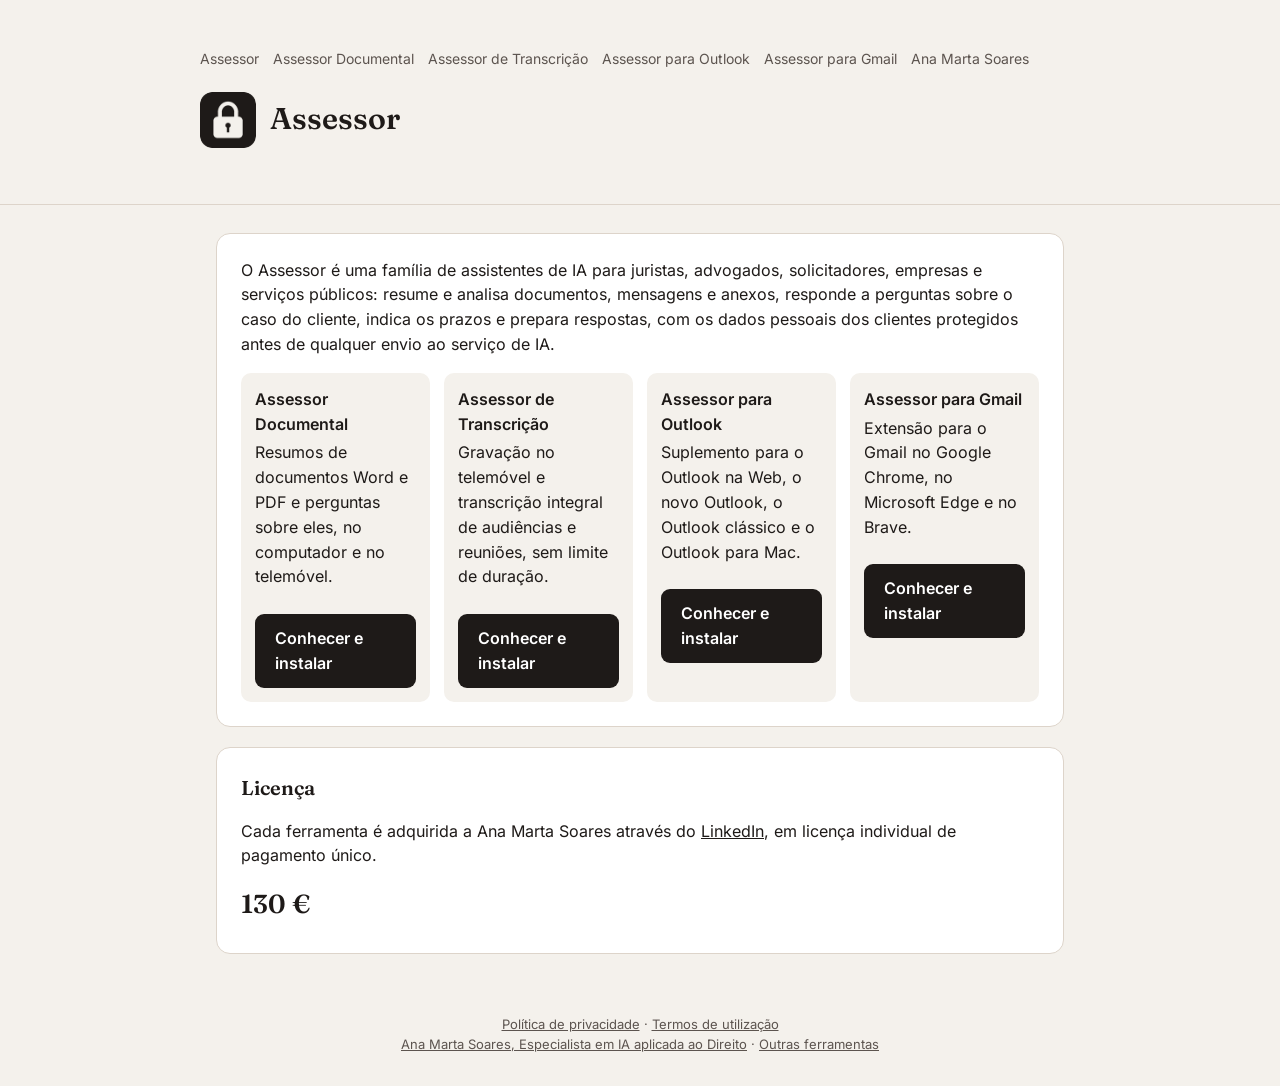
<file: index.html>
<!DOCTYPE html>
<html lang="pt-PT">
<head>
<meta charset="UTF-8">
<meta name="viewport" content="width=device-width, initial-scale=1">
<title>Assessor | Assistentes de IA para juristas</title>
<meta name="description" content="Assistentes de IA para juristas: correio electrónico no Outlook e no Gmail, perguntas e resumos de documentos e transcrição integral de audiências e reuniões, com os dados dos clientes protegidos. Ana Marta Soares.">
<link rel="canonical" href="https://ana-marta-soares-direito-ia.github.io/assessor/">
<meta name="author" content="Ana Marta Soares">
<meta property="og:type" content="website">
<meta property="og:locale" content="pt_PT">
<meta property="og:title" content="Assessor | Assistentes de IA para juristas">
<meta property="og:description" content="Assistentes de IA para juristas: correio electrónico no Outlook e no Gmail, perguntas e resumos de documentos e transcrição integral de audiências e reuniões, com os dados dos clientes protegidos. Ana Marta Soares.">
<meta property="og:image" content="https://ana-marta-soares-direito-ia.github.io/assessor/assets/outlook-painel.jpg">
<link rel="icon" href="assets/icon-64.png">
<style>
@font-face{font-family:"Fraunces";src:url("fonts/fraunces-600.woff2") format("woff2");font-weight:600;font-display:swap;}
@font-face{font-family:"Inter";src:url("fonts/inter-400.woff2") format("woff2");font-weight:400;font-display:swap;}
@font-face{font-family:"Inter";src:url("fonts/inter-600.woff2") format("woff2");font-weight:600;font-display:swap;}

  :root { --ink:#1e1a18; --muted:#5c544f; --line:#ddd4ca; --bg:#f4f1ec; --brand:#1e1a18; --brand2:#3a332f; --soft:#ece6dd; }
  * { box-sizing: border-box; }
  body { margin:0; font-family:"Segoe UI",-apple-system,BlinkMacSystemFont,"Helvetica Neue",Arial,sans-serif; color:var(--ink); background:var(--bg); line-height:1.55; }
  header { background:linear-gradient(135deg,var(--brand),var(--brand2)); color:#fff; padding:48px 16px 56px; }
  .wrap { max-width:880px; margin:0 auto; }
  .brand { display:flex; align-items:center; gap:14px; }
  .brand img { width:56px; height:56px; border-radius:12px; box-shadow:0 6px 20px rgba(0,0,0,.25); }
  h1 { margin:0; font-size:30px; line-height:1.15; }
  header p.lead { font-size:17px; max-width:640px; opacity:.93; margin:18px 0 26px; }
  .cta { display:inline-block; background:#fff; color:var(--brand); padding:12px 20px; border-radius:9px; font-weight:650; text-decoration:none; }
  .cta.solid { background:var(--brand); color:#fff; }
  .cta.ghost { background:transparent; color:#fff; border:1px solid rgba(255,255,255,.6); margin-left:8px; }
  main { padding:8px 16px 40px; }
  section { background:#fff; border:1px solid var(--line); border-radius:14px; padding:24px; margin-top:20px; }
  h2 { font-size:20px; margin:0 0 12px; color:var(--brand); }
  h3 { font-size:15px; margin:18px 0 6px; }
  .grid { display:grid; grid-template-columns:repeat(auto-fit,minmax(180px,1fr)); gap:14px; }
  .feat { background:var(--bg); border-radius:10px; padding:14px; }
  .feat b { display:block; margin-bottom:4px; }
  ol { padding-left:20px; margin:6px 0; } li { margin:4px 0; }
  .tabs { display:flex; flex-wrap:wrap; gap:6px; margin-bottom:14px; }
  .tabs button { font:inherit; font-size:14px; border:1px solid var(--line); background:#fff; color:var(--brand); padding:8px 12px; border-radius:8px; cursor:pointer; }
  .tabs button.on { background:var(--brand); color:#fff; border-color:var(--brand); }
  .pane { display:none; } .pane.on { display:block; }
  code { background:var(--soft); color:var(--brand); padding:1px 5px; border-radius:4px; font-size:13px; word-break:break-all; }
  .note { background:#fff4dc; color:#6b4600; border-radius:9px; padding:12px 14px; font-size:14px; margin-top:12px; }
  .muted { color:var(--muted); }
  footer { text-align:center; color:var(--brand); font-size:13px; padding:20px 16px 32px; }
  @media (max-width:520px){ h1{font-size:24px} .cta.ghost{margin:10px 0 0} section{padding:18px} }

  /* estilo sóbrio */
  body { font-family:"Inter","Segoe UI",-apple-system,BlinkMacSystemFont,"Helvetica Neue",Arial,sans-serif; }
  header { background:#f4f1ec !important; color:var(--ink) !important; border-bottom:1px solid var(--line); }
  header p.lead { color:var(--muted); opacity:1; }
  h1, h2 { font-family:"Fraunces",Georgia,serif; font-weight:600; }
  h2 { color:var(--ink) !important; }
  .brand img { box-shadow:none; }
  .cta { background:var(--ink) !important; color:#fff !important; }
  .cta.ghost { background:transparent !important; color:var(--ink) !important; border:1px solid var(--ink) !important; }
  .tabs button { color:var(--ink); }
  .tabs button.on { background:var(--ink); border-color:var(--ink); color:#fff; }
  code { background:#ece6dd; color:var(--ink); }
  a { color:var(--ink); }
  footer { color:var(--muted); }
  .shot { display:block; width:100%; max-width:380px; margin:0 auto; border:1px solid var(--line); border-radius:12px; }
  .duas { display:grid; grid-template-columns: 1fr 380px; gap:28px; align-items:start; } @media (max-width:760px){ .duas{ grid-template-columns:1fr } }
  .price { font-family:"Fraunces",Georgia,serif; font-size:26px; font-weight:600; margin:0 0 4px; }
  nav.top { font-size:14px; margin-bottom:22px; } nav.top a { color:var(--muted); text-decoration:none; margin-right:14px; }
  details { border-top:1px solid var(--line); padding:12px 0; } details:last-child { border-bottom:1px solid var(--line); } summary { cursor:pointer; font-weight:600; }
  .exemplos li { margin:6px 0; }
</style>
</head>
<body>
<header>
  <div class="wrap">
    <nav class="top"><a href="./">Assessor</a><a href="documental.html">Assessor Documental</a><a href="transcricao.html">Assessor de Transcrição</a><a href="outlook.html">Assessor para Outlook</a><a href="gmail.html">Assessor para Gmail</a><a href="https://ana-marta-soares.netlify.app/">Ana Marta Soares</a></nav>
    <div class="brand"><img src="assets/icon-128.png" alt=""><h1>Assessor</h1></div>
  </div>
</header>
<main class="wrap">
  <section>
    <p class="lead" style="margin-top:0">O Assessor é uma família de assistentes de IA para juristas, advogados, solicitadores, empresas e serviços públicos: resume e analisa documentos, mensagens e anexos, responde a perguntas sobre o caso do cliente, indica os prazos e prepara respostas, com os dados pessoais dos clientes protegidos antes de qualquer envio ao serviço de IA.</p>
    <div class="grid">
      <div class="feat"><b>Assessor Documental</b>Resumos de documentos Word e PDF e perguntas sobre eles, no computador e no telemóvel.<br><br><a class="cta solid" href="documental.html">Conhecer e instalar</a></div>
      <div class="feat"><b>Assessor de Transcrição</b>Gravação no telemóvel e transcrição integral de audiências e reuniões, sem limite de duração.<br><br><a class="cta solid" href="transcricao.html">Conhecer e instalar</a></div>
      <div class="feat"><b>Assessor para Outlook</b>Suplemento para o Outlook na Web, o novo Outlook, o Outlook clássico e o Outlook para Mac.<br><br><a class="cta solid" href="outlook.html">Conhecer e instalar</a></div>
      <div class="feat"><b>Assessor para Gmail</b>Extensão para o Gmail no Google Chrome, no Microsoft Edge e no Brave.<br><br><a class="cta solid" href="gmail.html">Conhecer e instalar</a></div>
    </div>
  </section>
  <section>
    <h2>Licença</h2>
    <p>Cada ferramenta é adquirida a Ana Marta Soares através do <a href="https://www.linkedin.com/in/marta-soares-direito-ia">LinkedIn</a>, em licença individual de pagamento único.</p>
    <p class="price">130 €</p>
  </section>
</main>
<footer><a href="privacidade.html" style="color:inherit">Política de privacidade</a> · <a href="termos.html" style="color:inherit">Termos de utilização</a><br><a href="https://ana-marta-soares.netlify.app/" style="color:inherit">Ana Marta Soares, Especialista em IA aplicada ao Direito</a> · <a href="https://ana-marta-soares.netlify.app/#ferramentas" style="color:inherit">Outras ferramentas</a></footer>
</body>
</html>
</file>
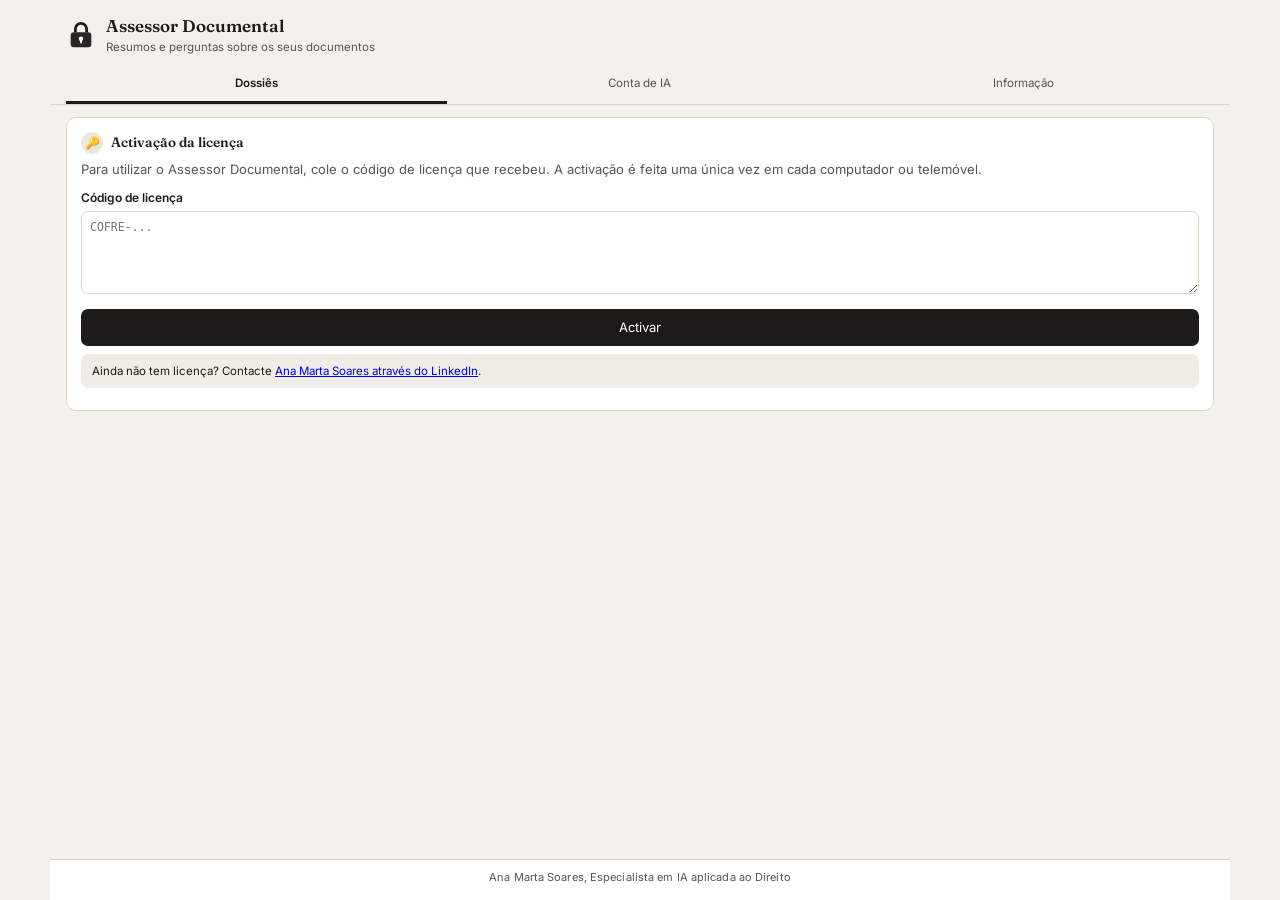
<file: documental/index.html>
<!DOCTYPE html>
<html lang="pt-PT">
<head>
  <meta charset="UTF-8">
  <meta name="viewport" content="width=device-width, initial-scale=1, viewport-fit=cover">
  <title>Assessor Documental</title>
  <meta name="description" content="Resumos de documentos Word e PDF e perguntas sobre eles, com os dados pessoais protegidos. Ana Marta Soares, Especialista em IA aplicada ao Direito.">
  <meta name="theme-color" content="#1e1a18">
  <link rel="manifest" href="manifest.webmanifest">
  <link rel="icon" href="../assets/icon-64.png">
  <link rel="apple-touch-icon" href="../assets/icon-256.png">
  <meta name="apple-mobile-web-app-capable" content="yes">
  <meta name="apple-mobile-web-app-title" content="Assessor">
  <script src="suporte.js"></script>
  <link rel="stylesheet" href="../taskpane.css">
  <link rel="stylesheet" href="../office/office.css">
  <link rel="stylesheet" href="documental.css">
</head>
<body>
  <header class="top">
    <div class="brand">
      <svg class="logo" viewBox="0 0 32 32" aria-hidden="true"><rect x="5" y="13" width="22" height="16" rx="3.5" fill="currentColor" opacity=".95"/><path d="M10 13V9.5a6 6 0 0 1 12 0V13" fill="none" stroke="currentColor" stroke-width="3"/><circle cx="16" cy="20" r="2.4" fill="#fff"/><rect x="15" y="21" width="2" height="4" rx="1" fill="#fff"/></svg>
      <div><h1>Assessor Documental</h1><p class="sub">Resumos e perguntas sobre os seus documentos</p></div>
    </div>
    <nav class="tabs" role="tablist">
      <button class="tab active" data-tab="dossies" role="tab" aria-selected="true">Dossiês</button>
      <button class="tab" data-tab="conta" role="tab" aria-selected="false">Conta de IA</button>
      <button class="tab" data-tab="info" role="tab" aria-selected="false">Informação</button>
    </nav>
  </header>

  <main>
    <div id="unsupported" class="notice danger" hidden>Este browser não permite executar o Assessor Documental. Actualize o Google Chrome, o Microsoft Edge, o Safari ou o Brave para a versão mais recente.</div>
    <div id="outside" class="notice warn" hidden>Não foi possível abrir a área de armazenamento local deste browser. Verifique se não está em navegação privada.</div>

    <section id="licGate" class="card" hidden>
      <div class="step"><span class="num">🔑</span><h2>Activação da licença</h2></div>
      <p class="muted">Para utilizar o Assessor Documental, cole o código de licença que recebeu. A activação é feita uma única vez em cada computador ou telemóvel.</p>
      <label class="lbl" for="licCode">Código de licença</label>
      <textarea id="licCode" rows="4" placeholder="COFRE-..." spellcheck="false" autocomplete="off"></textarea>
      <button id="btnActivate" class="btn primary block">Activar</button>
      <div id="licStatus" class="status" aria-live="polite"></div>
      <div class="notice info small">Ainda não tem licença? Contacte <a href="https://www.linkedin.com/in/marta-soares-direito-ia" target="_blank" rel="noopener">Ana Marta Soares através do LinkedIn</a>.</div>
    </section>

    <!-- ============================================ DOSSIÊS -->
    <section id="tab-dossies" class="panel active">
      <div class="layout">
        <aside class="lado">
          <div class="card">
            <div class="step"><span class="num">1</span><h2>Dossiê</h2></div>
            <div class="row"><select id="dossie" aria-label="Dossiê aberto"></select></div>
            <div class="row wrap acoes">
              <button id="btnNovo" class="btn secondary">Novo dossiê</button>
              <button id="btnRenomear" class="btn secondary">Mudar o nome</button>
              <button id="btnApagar" class="btn secondary">Apagar</button>
            </div>
            <div id="dossieStatus" class="status" aria-live="polite"></div>
          </div>
          <div class="card">
            <div class="step"><span class="num">2</span><h2>Documentos</h2></div>
            <p class="muted small">Word (.docx), PDF e texto. Os documentos ficam guardados apenas neste aparelho.</p>
            <label class="btn primary block ficheiro">Acrescentar documentos<input id="ficheiros" type="file" accept=".pdf,.docx,.txt,.md,.html,.htm,.rtf,application/pdf,application/vnd.openxmlformats-officedocument.wordprocessingml.document,text/plain" multiple></label>
            <details class="colar"><summary>Colar um texto</summary>
              <input id="colarNome" type="text" placeholder="Nome, por exemplo: Lei n.º 6/2006 (NRAU)">
              <textarea id="colarTexto" rows="6" placeholder="Cole aqui o texto"></textarea>
              <button id="btnColar" class="btn secondary block">Acrescentar o texto</button>
            </details>
            <div id="docsStatus" class="status" aria-live="polite"></div>
            <div id="docs" class="docs"></div>
          </div>
          <div class="card">
            <div class="step"><span class="num">✎</span><h2>Notas do dossiê</h2></div>
            <p class="muted small">Geradas a partir de todos os documentos seleccionados.</p>
            <div class="notas">
              <button class="btn secondary" data-nota="enquadramento">Nota de enquadramento</button>
              <button class="btn secondary" data-nota="faq">Perguntas frequentes</button>
              <button class="btn secondary" data-nota="cronologia">Cronologia</button>
              <button class="btn secondary" data-nota="estudo">Guia de estudo</button>
            </div>
          </div>
        </aside>

        <div class="centro">
          <div id="avisoConta" class="notice warn small" hidden>Para resumir e perguntar, ligue primeiro a sua conta Cloudflare gratuita no separador «Conta de IA».</div>
          <div class="card conversa-card">
            <div class="step"><span class="num">3</span><h2>Perguntas e resumos</h2><button id="btnLimpar" class="link-btn direita" title="Apagar a conversa deste dossiê">Limpar a conversa</button></div>
            <div id="conversa" class="conversa">
              <div class="vazio" id="conversaVazia">
                <p><b>Acrescente os documentos e pergunte.</b></p>
                <p>Por exemplo: «Tenho um cliente arrendatário há 12 anos a quem o senhorio quer opor-se à renovação. Esta norma aplica-se ao caso dele?»</p>
              </div>
            </div>
            <div class="sugestoes">
              <button class="chip-btn" data-sugestao="Resume os documentos seleccionados: natureza, partes, objecto, disposições principais, prazos e valores.">Resumir tudo</button>
              <button class="chip-btn" data-sugestao="Tenho um cliente na seguinte situação: … Os documentos aplicam-se ao caso dele? Em que termos?">Aplica-se ao caso?</button>
              <button class="chip-btn" data-sugestao="Que prazos resultam dos documentos?">Prazos</button>
              <button class="chip-btn" data-sugestao="Que obrigações e direitos resultam para cada parte?">Obrigações</button>
              <button class="chip-btn" data-sugestao="Há contradições ou incoerências entre os documentos?">Contradições</button>
            </div>
            <textarea id="instrucao" rows="4" placeholder="Escreva a pergunta ou descreva o caso do cliente."></textarea>
            <div class="row wrap entre">
              <label class="check"><input type="checkbox" id="optMascara" checked><span>Proteger os dados pessoais antes do envio ao serviço de IA</span></label>
              <button id="btnPerguntar" class="btn primary">Perguntar</button>
            </div>
            <div id="assistStatus" class="status" aria-live="polite"></div>
          </div>
        </div>
      </div>
    </section>

    <!-- ============================================ CONTA DE IA -->
    <section id="tab-conta" class="panel">
      <div class="card estreito">
        <div class="step"><span class="num">☁</span><h2>Conta de IA</h2></div>
        <p class="muted">O Assessor Documental usa o serviço de IA da sua própria conta Cloudflare, gratuita, com uma quota diária só sua. Os dados pessoais são substituídos por etiquetas antes do envio e repostos neste aparelho.</p>
        <div id="iaEstado" class="notice small"></div>
        <label class="lbl" for="iaConta">Identificador da conta (Account ID)</label>
        <input id="iaConta" type="text" spellcheck="false" autocomplete="off" placeholder="32 caracteres">
        <label class="lbl" for="iaToken">Token da API (Workers AI)</label>
        <input id="iaToken" type="password" spellcheck="false" autocomplete="off" placeholder="Cole o token">
        <button id="btnGuardarConta" class="btn primary block">Guardar e testar</button>
        <button id="btnRemoverConta" class="btn secondary block">Remover a conta deste aparelho</button>
        <div id="contaStatus" class="status" aria-live="polite"></div>
        <p class="muted small">Os passos, que demoram cerca de cinco minutos, estão em <a href="https://ana-marta-soares-direito-ia.github.io/assessor/documental.html#conta-ia" target="_blank" rel="noopener">ana-marta-soares-direito-ia.github.io/assessor/documental.html</a>, na secção «Ligar a conta de IA».</p>
      </div>
    </section>

    <!-- ============================================ INFORMAÇÃO -->
    <section id="tab-info" class="panel">
      <div class="card prose estreito">
        <h2>Como funciona</h2>
        <p>Os documentos são lidos e guardados apenas neste aparelho, organizados em dossiês. Quando faz uma pergunta, o Assessor Documental procura, neste aparelho, os excertos mais relevantes dos documentos seleccionados e envia ao serviço de IA da sua conta Cloudflare apenas esses excertos e a pergunta, com os nomes, os números de identificação, as moradas, os contactos e os demais dados pessoais substituídos por etiquetas, que são repostas aqui quando a resposta chega. A resposta indica os excertos em que se baseia.</p>
        <h2>Notas do dossiê</h2>
        <p>A partir de todos os documentos seleccionados, o Assessor Documental elabora uma nota de enquadramento do caso, as perguntas frequentes com as respostas, a cronologia dos factos com os intervenientes e um guia de estudo com questionário e glossário. Cada nota pode ser copiada ou descarregada em Word.</p>
        <h2>Limitações</h2>
        <p>As respostas são propostas geradas automaticamente, com base exclusiva nos documentos carregados, e não constituem aconselhamento jurídico: devem ser verificadas nos excertos citados. Os PDF digitalizados sem texto não podem ser lidos. A detecção de dados pessoais assenta em regras e em léxicos de nomes.</p>
        <h2>Instalar no aparelho</h2>
        <p>No computador, no Chrome, no Edge ou no Brave, seleccione o ícone de instalação na barra de endereço. No iPhone, no Safari, seleccione Partilhar e «Adicionar ao ecrã principal». No Android, no Chrome, seleccione o menu e «Instalar aplicação».</p>
        <h2>Licença</h2>
        <p id="licInfo" class="muted">Sem licença activada.</p>
        <button id="btnDeactivate" class="btn secondary" hidden>Remover a licença deste aparelho</button>
        <p class="muted small" style="margin-top:12px">Versão 1.1</p>
      </div>
    </section>
  </main>

  <footer class="mark">Ana Marta Soares, Especialista em IA aplicada ao Direito</footer>

  <script src="../nacl-fast.min.js"></script>
  <script src="../licenca.js"></script>
  <script src="../engine.js"></script>
  <script src="../docxutil.js"></script>
  <script src="../office/comum.js"></script>
  <script src="../office/anexos.js"></script>
  <script src="documental.js"></script>
</body>
</html>
</file>
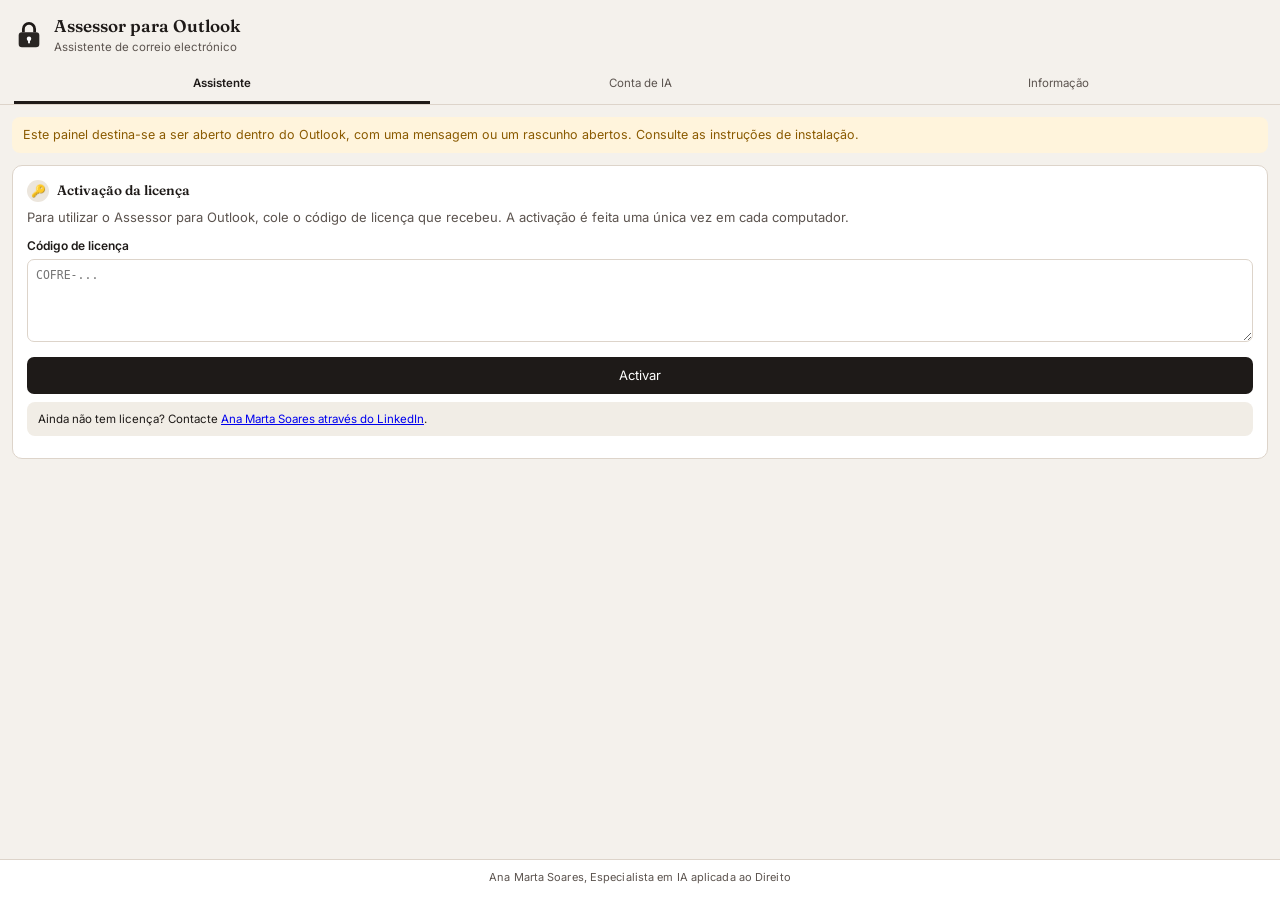
<file: outlook/index.html>
<!DOCTYPE html>
<html lang="pt-PT">
<head>
  <meta charset="UTF-8">
  <meta name="viewport" content="width=device-width, initial-scale=1">
  <title>Assessor para Outlook</title>
  <script>
    window.__cofreSuportado = (function () {
      try { new RegExp('(?<![a-z])b', 'u'); new RegExp('\\p{L}', 'u'); return typeof Promise !== 'undefined' && typeof Map !== 'undefined'; }
      catch (e) { return false; }
    })();
  </script>
  <script src="https://appsforoffice.microsoft.com/lib/1/hosted/office.js"></script>
  <link rel="stylesheet" href="../taskpane.css">
  <link rel="stylesheet" href="../office/office.css">
</head>
<body data-modo="nenhum">
  <header class="top">
    <div class="brand">
      <svg class="logo" viewBox="0 0 32 32" aria-hidden="true"><rect x="5" y="13" width="22" height="16" rx="3.5" fill="currentColor" opacity=".95"/><path d="M10 13V9.5a6 6 0 0 1 12 0V13" fill="none" stroke="currentColor" stroke-width="3"/><circle cx="16" cy="20" r="2.4" fill="#fff"/><rect x="15" y="21" width="2" height="4" rx="1" fill="#fff"/></svg>
      <div><h1>Assessor para Outlook</h1><p class="sub">Assistente de correio electrónico</p></div>
    </div>
    <nav class="tabs" role="tablist">
      <button class="tab active" data-tab="assist" role="tab" aria-selected="true">Assistente</button>
      <button class="tab" data-tab="conta" role="tab" aria-selected="false">Conta de IA</button>
      <button class="tab" data-tab="info" role="tab" aria-selected="false">Informação</button>
    </nav>
  </header>

  <main>
    <div id="unsupported" class="notice danger" hidden>Esta versão do programa não permite executar o Assessor. É necessário o Microsoft 365, o Outlook 2021 ou uma versão posterior, o novo Outlook ou o Outlook na Web.</div>
    <div id="outside" class="notice warn" hidden>Este painel destina-se a ser aberto dentro do Outlook, com uma mensagem ou um rascunho abertos. Consulte as instruções de instalação.</div>

    <section id="licGate" class="card" hidden>
      <div class="step"><span class="num">🔑</span><h2>Activação da licença</h2></div>
      <p class="muted">Para utilizar o Assessor para Outlook, cole o código de licença que recebeu. A activação é feita uma única vez em cada computador.</p>
      <label class="lbl" for="licCode">Código de licença</label>
      <textarea id="licCode" rows="4" placeholder="COFRE-..." spellcheck="false" autocomplete="off"></textarea>
      <button id="btnActivate" class="btn primary block">Activar</button>
      <div id="licStatus" class="status" aria-live="polite"></div>
      <div class="notice info small">Ainda não tem licença? Contacte <a href="https://www.linkedin.com/in/marta-soares-direito-ia" target="_blank" rel="noopener">Ana Marta Soares através do LinkedIn</a>.</div>
    </section>

    <!-- ============================================ ASSISTENTE -->
    <section id="tab-assist" class="panel active">
      <div id="avisoConta" class="notice warn small" hidden>Para usar o assistente, ligue primeiro a sua conta Cloudflare gratuita no separador «Conta de IA».</div>
      <div id="semMensagem" class="notice info small">Abra uma mensagem para a analisar ou responder, ou abra um rascunho para o melhorar.</div>
      <div id="contexto" class="ctx" hidden>
        <div class="ctx-h"><span id="modoTexto" class="modo"></span><button id="btnActualizar" class="link-btn" title="Ler de novo a mensagem aberta">Actualizar</button></div>
        <div id="ctxAssunto" class="ctx-a"></div>
        <div id="ctxDe" class="ctx-d"></div>
        <div id="anexosBloco" hidden>
          <div class="ctx-l">Anexos a considerar</div>
          <div id="anexosLista"></div>
        </div>
      </div>
      <div class="card">
        <div class="step"><span class="num">1</span><h2>O que pretende?</h2></div>
        <textarea id="instrucao" rows="4" placeholder=""></textarea>
        <div id="sugLeitura" class="sugestoes">
          <button class="chip-btn" data-sugestao="Resume a mensagem e os anexos.">Resumir</button>
          <button class="chip-btn" data-sugestao="Analisa a mensagem e os anexos: indica o que me é pedido, os prazos e os pontos jurídicos a ponderar.">Analisar</button>
          <button class="chip-btn" data-sugestao="Prepara uma resposta a esta mensagem.">Rascunho de resposta</button>
          <button class="chip-btn" data-sugestao="Prepara uma resposta a confirmar a recepção e a indicar que responderei com detalhe em breve.">Acusar a recepção</button>
          <button class="chip-btn" data-sugestao="Prepara uma resposta a solicitar os documentos e as informações em falta.">Pedir elementos</button>
          <button class="chip-btn" data-sugestao="Indica as tarefas que tenho de cumprir e os prazos que resultam da mensagem e dos anexos.">Tarefas e prazos</button>
          <button class="chip-btn" data-sugestao="Traduz esta mensagem para português.">Traduzir</button>
        </div>
        <div id="sugComposicao" class="sugestoes" hidden>
          <button class="chip-btn" data-sugestao="Escreve um e-mail a ">Escrever um e-mail</button>
          <button class="chip-btn" data-sugestao="Melhora o meu texto: mais claro, conciso e em registo jurídico, sem alterar os factos.">Melhorar o texto</button>
          <button class="chip-btn" data-sugestao="Torna o meu texto mais formal.">Mais formal</button>
          <button class="chip-btn" data-sugestao="Torna o meu texto mais curto, mantendo o essencial.">Encurtar</button>
          <button class="chip-btn" data-sugestao="Revê a ortografia e a gramática do meu texto, sem alterar o conteúdo.">Rever a ortografia</button>
          <button class="chip-btn" data-sugestao="Traduz o meu texto para inglês, em registo jurídico.">Traduzir para inglês</button>
        </div>
        <label class="lbl" for="tom">Tom do rascunho</label>
        <select id="tom">
          <option value="">Adequado à mensagem</option>
          <option value="formal e institucional">Formal e institucional</option>
          <option value="cordial e próximo, mantendo o registo profissional">Cordial</option>
          <option value="firme e assertivo, sem ser descortês">Firme</option>
          <option value="recusa cortês e fundamentada">Recusa cortês</option>
        </select>
        <label class="check"><input type="checkbox" id="optMascara" checked><span>Proteger os dados pessoais antes do envio ao serviço de IA (recomendado)</span></label>
        <button id="btnExecutar" class="btn primary block">Preparar</button>
        <div id="assistStatus" class="status" aria-live="polite"></div>
      </div>

      <div id="resultadoCard" class="card" hidden>
        <div class="step"><span class="num">2</span><h2>Resultado</h2></div>
        <div id="resposta" class="resposta"></div>
        <div id="pontos" class="pontos" hidden></div>
        <div id="rascunhoBloco" hidden>
          <h3>Rascunho</h3>
          <label class="lbl" for="rascunhoAssunto">Assunto</label>
          <input id="rascunhoAssunto" type="text">
          <label class="lbl" for="rascunhoCorpo">Texto (pode editá-lo antes de o usar)</label>
          <textarea id="rascunhoCorpo" rows="12"></textarea>
          <div class="row wrap">
            <button id="btnResponder" class="btn primary">Responder com este texto</button>
            <button id="btnResponderTodos" class="btn secondary">Responder a todos</button>
            <button id="btnInserir" class="btn primary" hidden>Inserir no rascunho</button>
            <button id="btnCopiar" class="btn secondary">Copiar</button>
          </div>
          <p class="muted small" id="notaInserir">Ao inserir no rascunho, o texto substitui o que estiver seleccionado; sem selecção, é inserido na posição do cursor.</p>
          <div id="rascunhoStatus" class="status" aria-live="polite"></div>
        </div>
      </div>
    </section>

    <!-- ============================================ CONTA DE IA -->
    <section id="tab-conta" class="panel">
      <div class="card">
        <div class="step"><span class="num">☁</span><h2>Conta de IA</h2></div>
        <p class="muted">O assistente usa o serviço de IA da sua própria conta Cloudflare, gratuita, com uma quota diária só sua. Os dados pessoais são substituídos por etiquetas antes do envio e repostos no seu computador.</p>
        <div id="iaEstado" class="notice small"></div>
        <label class="lbl" for="iaConta">Identificador da conta (Account ID)</label>
        <input id="iaConta" type="text" spellcheck="false" autocomplete="off" placeholder="32 caracteres">
        <label class="lbl" for="iaToken">Token da API (Workers AI)</label>
        <input id="iaToken" type="password" spellcheck="false" autocomplete="off" placeholder="Cole o token">
        <button id="btnGuardarConta" class="btn primary block">Guardar e testar</button>
        <button id="btnRemoverConta" class="btn secondary block">Remover a conta deste computador</button>
        <div id="contaStatus" class="status" aria-live="polite"></div>
        <p class="muted small">Os dados de acesso ficam guardados apenas neste computador. Os passos, que demoram cerca de cinco minutos, estão em <a href="https://ana-marta-soares-direito-ia.github.io/assessor/outlook.html#conta-ia" target="_blank" rel="noopener">ana-marta-soares-direito-ia.github.io/assessor/outlook.html</a>, na secção «Ligar a conta de IA».</p>
      </div>
    </section>

    <!-- ============================================ INFORMAÇÃO -->
    <section id="tab-info" class="panel">
      <div class="card prose">
        <h2>Assistente</h2>
        <p>O assistente resume e analisa a mensagem aberta e os anexos (PDF, Word e texto), indica o que é pedido, os prazos, as tarefas e os pontos jurídicos a ponderar, prepara respostas no tom escolhido, escreve novos e-mails a partir de uma instrução e melhora, encurta, revê ou traduz o texto em escrita. Os rascunhos só são colocados na mensagem quando o utilizador o pede, e devem ser revistos antes do envio.</p>
        <h2>Protecção dos dados</h2>
        <p>Os anexos são lidos neste computador. Antes do envio ao serviço de IA da conta Cloudflare do utilizador, os nomes, os endereços, os contactos, os números de identificação e os demais dados pessoais são substituídos por etiquetas, que são repostas neste computador quando a resposta chega.</p>
        <h2>Limitações</h2>
        <p>As propostas do assistente devem ser verificadas antes de serem utilizadas. Os PDF digitalizados sem texto não podem ser lidos. A detecção de dados pessoais assenta em regras e em léxicos de nomes.</p>
        <h2>Licença</h2>
        <p id="licInfo" class="muted">Sem licença activada.</p>
        <button id="btnDeactivate" class="btn secondary" hidden>Remover a licença deste computador</button>
        <p class="muted small" style="margin-top:12px">Versão 1.1</p>
      </div>
    </section>
  </main>

  <footer class="mark">Ana Marta Soares, Especialista em IA aplicada ao Direito</footer>

  <script src="../nacl-fast.min.js"></script>
  <script src="../licenca.js"></script>
  <script src="../engine.js"></script>
  <script src="../docxutil.js"></script>
  <script src="../office/comum.js"></script>
  <script src="../office/anexos.js"></script>
  <script src="outlook.js"></script>
  <script src="../office/correio.js"></script>
</body>
</html>
</file>
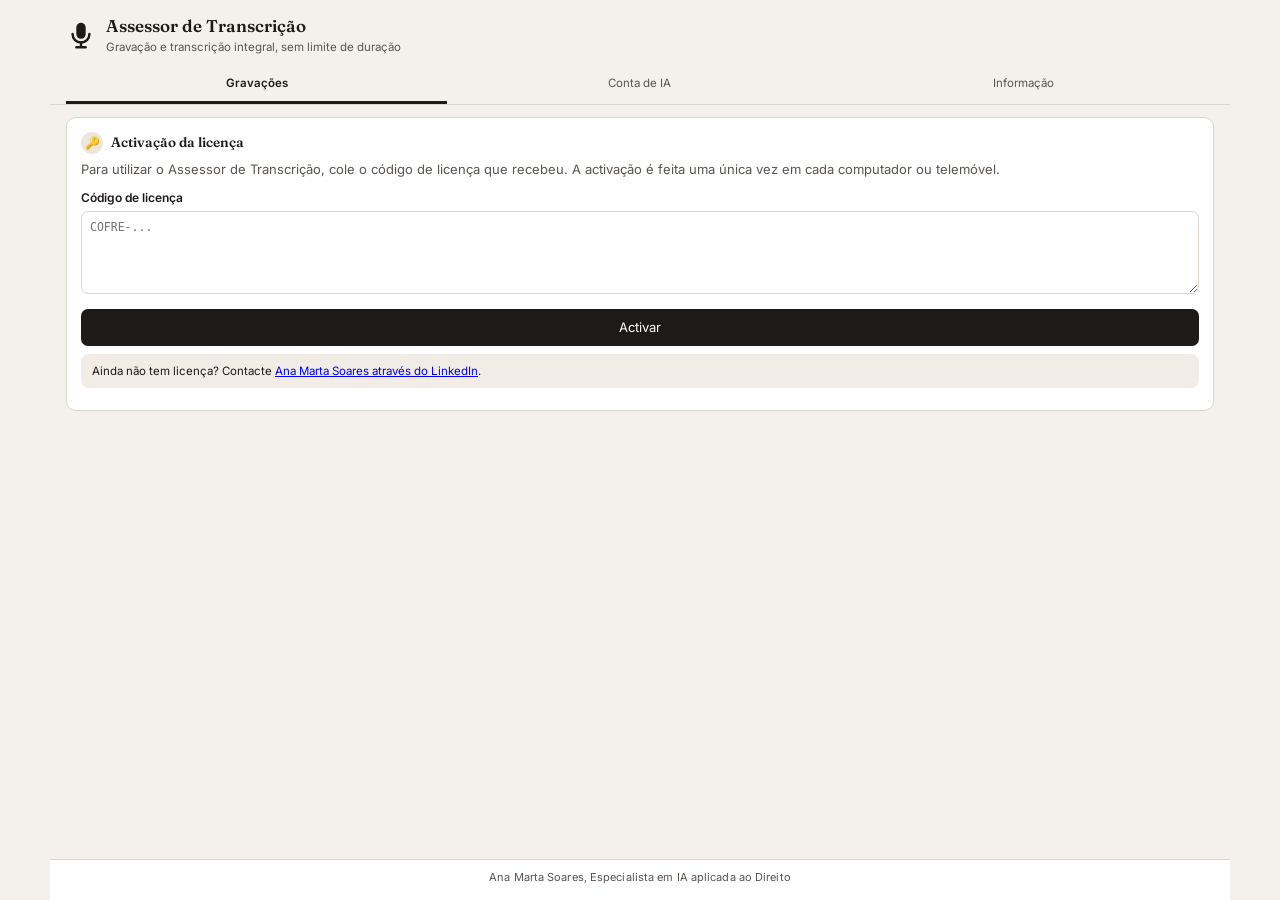
<file: transcricao/index.html>
<!DOCTYPE html>
<html lang="pt-PT">
<head>
  <meta charset="UTF-8">
  <meta name="viewport" content="width=device-width, initial-scale=1, viewport-fit=cover">
  <title>Assessor de Transcrição</title>
  <meta name="description" content="Gravação no telemóvel e transcrição integral de audiências, reuniões e diligências, sem limite de duração. Ana Marta Soares, Especialista em IA aplicada ao Direito.">
  <meta name="theme-color" content="#1e1a18">
  <link rel="manifest" href="manifest.webmanifest">
  <link rel="icon" href="../assets/icon-64.png">
  <link rel="apple-touch-icon" href="../assets/icon-256.png">
  <meta name="apple-mobile-web-app-capable" content="yes">
  <meta name="apple-mobile-web-app-title" content="Transcrição">
  <script src="../documental/suporte.js"></script>
  <link rel="stylesheet" href="../taskpane.css">
  <link rel="stylesheet" href="../office/office.css">
  <link rel="stylesheet" href="transcricao.css">
</head>
<body>
  <header class="top">
    <div class="brand">
      <svg class="logo" viewBox="0 0 32 32" aria-hidden="true"><rect x="11" y="3" width="10" height="17" rx="5" fill="currentColor"/><path d="M7 15a9 9 0 0 0 18 0" fill="none" stroke="currentColor" stroke-width="2.6" stroke-linecap="round"/><path d="M16 24v5M11 29h10" stroke="currentColor" stroke-width="2.6" stroke-linecap="round"/></svg>
      <div><h1>Assessor de Transcrição</h1><p class="sub">Gravação e transcrição integral, sem limite de duração</p></div>
    </div>
    <nav class="tabs" role="tablist">
      <button class="tab active" data-tab="gravacoes" role="tab" aria-selected="true">Gravações</button>
      <button class="tab" data-tab="conta" role="tab" aria-selected="false">Conta de IA</button>
      <button class="tab" data-tab="info" role="tab" aria-selected="false">Informação</button>
    </nav>
  </header>

  <main>
    <div id="unsupported" class="notice danger" hidden>Este browser não permite executar o Assessor de Transcrição. Actualize o Google Chrome, o Microsoft Edge, o Safari ou o Brave para a versão mais recente.</div>
    <div id="outside" class="notice warn" hidden>Não foi possível abrir a área de armazenamento local deste browser. Verifique se não está em navegação privada.</div>

    <section id="licGate" class="card" hidden>
      <div class="step"><span class="num">🔑</span><h2>Activação da licença</h2></div>
      <p class="muted">Para utilizar o Assessor de Transcrição, cole o código de licença que recebeu. A activação é feita uma única vez em cada computador ou telemóvel.</p>
      <label class="lbl" for="licCode">Código de licença</label>
      <textarea id="licCode" rows="4" placeholder="COFRE-..." spellcheck="false" autocomplete="off"></textarea>
      <button id="btnActivate" class="btn primary block">Activar</button>
      <div id="licStatus" class="status" aria-live="polite"></div>
      <div class="notice info small">Ainda não tem licença? Contacte <a href="https://www.linkedin.com/in/marta-soares-direito-ia" target="_blank" rel="noopener">Ana Marta Soares através do LinkedIn</a>.</div>
    </section>

    <!-- ============================================ GRAVAÇÕES -->
    <section id="tab-gravacoes" class="panel active">
      <div class="layout">
        <aside class="lado">
          <div class="card">
            <div class="step"><span class="num">1</span><h2>Gravar ou carregar</h2></div>
            <button id="btnGravar" class="btn gravar block"><span class="ponto"></span>Gravar agora</button>
            <label class="check"><input type="checkbox" id="optDurante" checked><span>Transcrever durante a gravação (quando houver rede)</span></label>
            <div class="ou">ou</div>
            <label class="btn secondary block ficheiro">Carregar uma gravação (MP3 e outros)<input id="ficheiro" type="file" accept="audio/*,video/*,.mp3,.m4a,.wav,.ogg,.opus,.aac,.flac,.wma,.amr,.3gp,.mp4,.mov,.webm,.mkv"></label>
            <p class="muted small">Sem limite de duração: uma audiência de 10 horas é transcrita por inteiro. As gravações ficam guardadas apenas neste aparelho.</p>
            <div id="gravStatus" class="status" aria-live="polite"></div>
          </div>
          <div class="card">
            <div class="step"><span class="num">2</span><h2>As suas gravações</h2></div>
            <div id="lista" class="lista"></div>
            <p id="espaco" class="muted small"></p>
          </div>
          <div class="card">
            <div class="step"><span class="num">⚙</span><h2>Onde transcrever</h2></div>
            <label class="check"><input type="radio" name="motor" value="nuvem" checked><span><b>Na sua conta Cloudflare</b><small>Rápido, no telemóvel e no computador: 10 horas ficam transcritas em cerca de meia hora.</small></span></label>
            <label class="check"><input type="radio" name="motor" value="local"><span><b>Neste computador, sem envio</b><small>O áudio não sai do aparelho. Mais lento: indicado para computadores recentes.</small></span></label>
            <div id="localOpcoes" class="local-op" hidden>
              <label class="lbl" for="qualidade">Qualidade</label>
              <select id="qualidade"><option value="normal">Normal (mais rápida)</option><option value="max">Máxima (mais lenta)</option></select>
            </div>
          </div>
        </aside>

        <div class="centro">
          <div id="avisoConta" class="notice warn small" hidden>Para transcrever na nuvem, ligue primeiro a sua conta Cloudflare gratuita no separador «Conta de IA». Pode gravar desde já: a transcrição é feita depois.</div>

          <!-- gravação em curso -->
          <div id="painelGravacao" class="card gravacao" hidden>
            <div class="grav-topo"><span class="rec" id="recPonto"></span><span id="gravEstado">A gravar</span></div>
            <div class="relogio" id="relogio">00:00:00</div>
            <div class="nivel"><div id="nivel"></div></div>
            <div class="row wrap grav-acoes">
              <button id="btnPausar" class="btn secondary">Pausar</button>
              <button id="btnTerminar" class="btn primary">Terminar a gravação</button>
            </div>
            <button id="btnContinuarGrav" class="btn primary block" hidden>Continuar a gravar</button>
            <p class="muted small" id="gravDica">Mantenha a aplicação aberta e o ecrã ligado; para gravações longas, ligue o carregador. O áudio é guardado neste aparelho a cada minuto e meio.</p>
            <p class="muted small" id="gravTranscritas"></p>
          </div>

          <!-- gravação aberta -->
          <div id="painelTrabalho" class="card trabalho" hidden>
            <div class="trab-cab">
              <div><h2 id="tNome"></h2><p class="muted small" id="tMeta"></p></div>
              <div class="trab-menu">
                <button id="btnRenomear" class="link-btn">Mudar o nome</button>
                <button id="btnApagar" class="link-btn">Apagar</button>
              </div>
            </div>
            <div id="progresso" class="progresso" hidden>
              <div class="barra"><div id="barra"></div></div>
              <div class="prog-txt"><span id="progTxt"></span><span id="progEta"></span></div>
            </div>
            <div id="trabStatus" class="status" aria-live="polite"></div>
            <div class="row wrap trab-acoes">
              <button id="btnTranscrever" class="btn primary">Transcrever</button>
              <button id="btnParar" class="btn secondary" hidden>Parar</button>
              <label id="lblReabrir" class="btn secondary ficheiro inline" hidden>Seleccionar de novo o ficheiro<input id="ficheiroReabrir" type="file" accept="audio/*,video/*"></label>
              <button id="btnWord" class="btn secondary">Descarregar em Word</button>
              <button id="btnTxt" class="btn secondary">Texto (.txt)</button>
              <button id="btnMp3" class="btn secondary">Áudio (.mp3)</button>
              <button id="btnCopiar" class="btn secondary">Copiar</button>
            </div>
            <audio id="leitor" controls preload="none" hidden></audio>
            <div id="transcricao" class="transcricao"></div>
          </div>

          <div id="painelVazio" class="card vazio-card">
            <h2>Grave ou carregue uma gravação</h2>
            <p>Seleccione <b>Gravar agora</b> no início da audiência, da reunião ou da diligência, e <b>Terminar a gravação</b> no fim. A transcrição integral fica pronta pouco depois, com a indicação da hora em cada parágrafo.</p>
            <p>Também pode carregar um ficheiro MP3 ou de outro formato, gravado no telemóvel, num gravador ou numa videoconferência.</p>
          </div>
        </div>
      </div>
    </section>

    <!-- ============================================ CONTA DE IA -->
    <section id="tab-conta" class="panel">
      <div class="card estreito">
        <div class="step"><span class="num">☁</span><h2>Conta de IA</h2></div>
        <p class="muted">A transcrição na nuvem usa o serviço de IA da sua própria conta Cloudflare, gratuita, com uma quota diária só sua (cerca de três horas e meia de áudio por dia). O áudio é tratado sem retenção de dados e não fica guardado na Cloudflare nem na ponte do Assessor.</p>
        <div id="iaEstado" class="notice small"></div>
        <label class="lbl" for="iaConta">Identificador da conta (Account ID)</label>
        <input id="iaConta" type="text" spellcheck="false" autocomplete="off" placeholder="32 caracteres">
        <label class="lbl" for="iaToken">Token da API (Workers AI)</label>
        <input id="iaToken" type="password" spellcheck="false" autocomplete="off" placeholder="Cole o token">
        <button id="btnGuardarConta" class="btn primary block">Guardar e testar</button>
        <button id="btnRemoverConta" class="btn secondary block">Remover a conta deste aparelho</button>
        <div id="contaStatus" class="status" aria-live="polite"></div>
        <p class="muted small">Os passos, que demoram cerca de cinco minutos, estão em <a href="https://ana-marta-soares-direito-ia.github.io/assessor/transcricao.html#conta-ia" target="_blank" rel="noopener">ana-marta-soares-direito-ia.github.io/assessor/transcricao.html</a>, na secção «Ligar a conta de IA».</p>
      </div>
    </section>

    <!-- ============================================ INFORMAÇÃO -->
    <section id="tab-info" class="panel">
      <div class="card prose estreito">
        <h2>Como funciona</h2>
        <p>Durante a gravação, o áudio é guardado neste aparelho em partes de cerca de minuto e meio, cortadas nas pausas da fala. Cada parte é transcrita na íntegra, em português, pelo modelo Whisper, na sua conta Cloudflare ou, se o preferir, neste computador. A transcrição apresenta a hora de cada parágrafo, que permite ouvir o trecho correspondente.</p>
        <h2>Sem limite de duração</h2>
        <p>As gravações e os ficheiros carregados podem ter qualquer duração. A quota gratuita da Cloudflare cobre cerca de três horas e meia de áudio por dia: quando é atingida, a transcrição fica suspensa e continua no dia seguinte, a partir do ponto em que parou, ou de imediato, neste computador. Com o plano pago da Cloudflare (Workers Paid), 10 horas de áudio custam cerca de 0,20 €.</p>
        <h2>Gravações longas no telemóvel</h2>
        <p>Mantenha a aplicação aberta e o ecrã ligado durante a gravação; o Assessor pede ao aparelho que não apague o ecrã. No iPhone, o sistema suspende o microfone quando a aplicação é fechada ou o ecrã é bloqueado: nesse caso, o áudio já gravado fica guardado e basta seleccionar «Continuar a gravar». Para gravações de várias horas, ligue o carregador.</p>
        <h2>Ficheiros</h2>
        <p>São aceites MP3, M4A, WAV, OGG, OPUS, AAC, FLAC e os vídeos MP4, MOV e WEBM, entre outros. A transcrição pode ser descarregada em Word ou em texto, e a gravação feita no Assessor pode ser descarregada em MP3.</p>
        <h2>Limitações</h2>
        <p>A transcrição é automática e deve ser revista antes de ser utilizada, designadamente quanto aos nomes próprios, aos números e às passagens em que várias pessoas falam ao mesmo tempo. Os oradores não são identificados.</p>
        <h2>Instalar no aparelho</h2>
        <p>No computador, no Chrome, no Edge ou no Brave, seleccione o ícone de instalação na barra de endereço. No iPhone, no Safari, seleccione Partilhar e «Adicionar ao ecrã principal». No Android, no Chrome, seleccione o menu e «Instalar aplicação».</p>
        <h2>Licença</h2>
        <p id="licInfo" class="muted">Sem licença activada.</p>
        <button id="btnDeactivate" class="btn secondary" hidden>Remover a licença deste aparelho</button>
        <p class="muted small" style="margin-top:12px">Versão 1.0</p>
      </div>
    </section>
  </main>

  <footer class="mark">Ana Marta Soares, Especialista em IA aplicada ao Direito</footer>

  <script src="../nacl-fast.min.js"></script>
  <script src="../licenca.js"></script>
  <script src="../engine.js"></script>
  <script src="../docxutil.js"></script>
  <script src="../office/comum.js"></script>
  <script src="transcricao.js"></script>
</body>
</html>
</file>
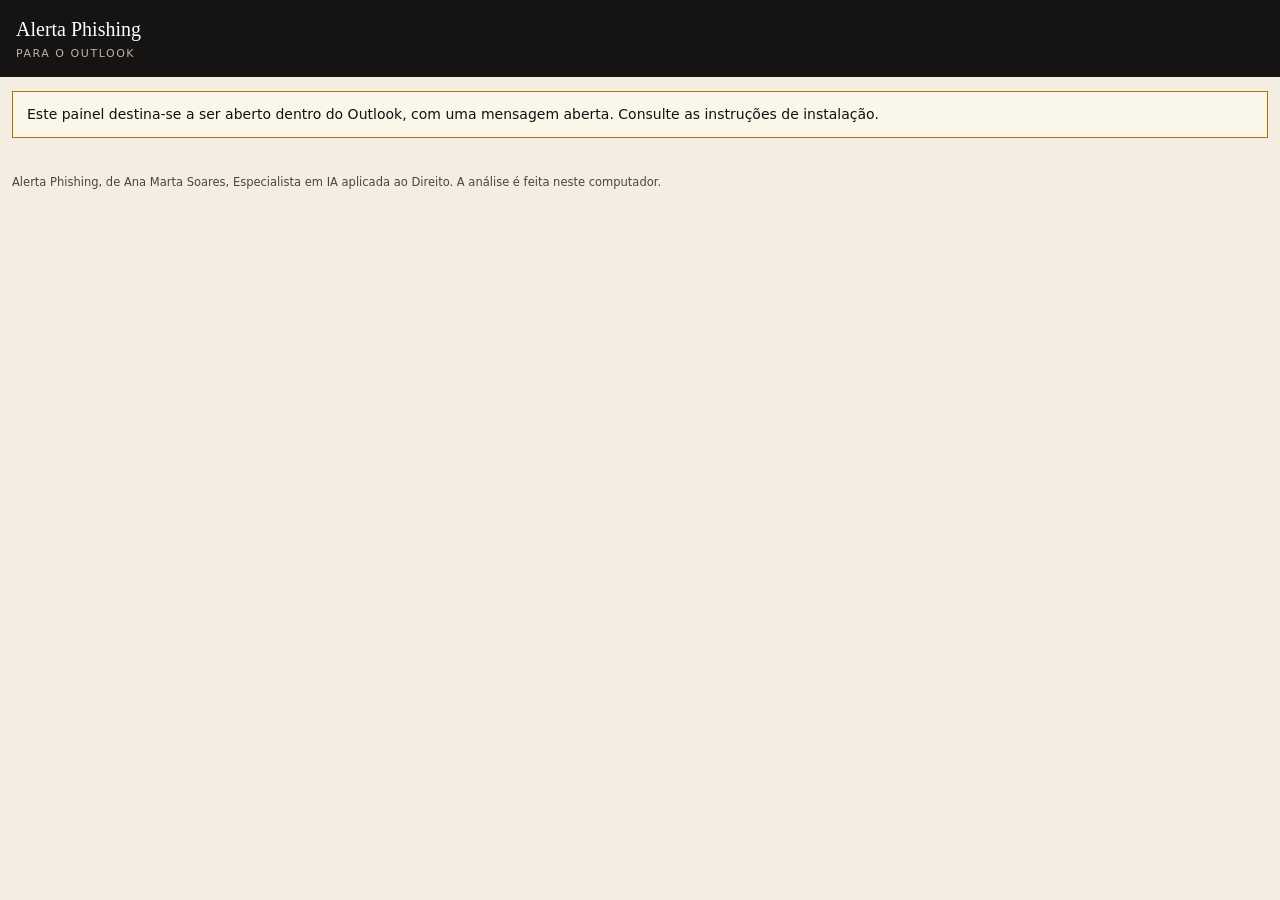
<file: phishing/outlook/index.html>
<!DOCTYPE html>
<html lang="pt-PT">
<head>
<meta charset="UTF-8">
<meta name="viewport" content="width=device-width, initial-scale=1">
<title>Alerta Phishing para Outlook</title>
<script src="https://appsforoffice.microsoft.com/lib/1/hosted/office.js"></script>
<link rel="stylesheet" href="../estilo.css">
<style>
html,body{margin:0;background:#f4eee2;color:#111;font-family:Inter,"Segoe UI",system-ui,-apple-system,Arial,sans-serif;font-size:14px;line-height:1.5}
header{background:#151412;color:#fff;padding:14px 16px}
header h1{margin:0;font-family:Georgia,"Times New Roman",serif;font-weight:400;font-size:20px}
header p{margin:2px 0 0;font-size:11px;letter-spacing:.14em;text-transform:uppercase;color:#bdb4a3}
main{padding:14px 12px 24px}
.cartao{background:#fff;border:1.5px solid #cfc4b0;padding:14px 16px;margin:0 0 12px}
.cartao h2{margin:0 0 8px;font-family:Georgia,"Times New Roman",serif;font-weight:400;font-size:18px}
label{display:block;font-size:12px;letter-spacing:.1em;text-transform:uppercase;color:#4a453d;margin:10px 0 4px}
textarea{width:100%;box-sizing:border-box;font:inherit;font-size:13px;padding:8px;border:1px solid #111;min-height:84px}
button.pr{font:inherit;background:#151412;color:#fff;border:0;padding:11px 16px;margin-top:10px;cursor:pointer;min-height:44px;width:100%;letter-spacing:.08em;text-transform:uppercase;font-size:12px}
.estado{margin-top:8px;font-size:13px;color:#8e2a21;min-height:1.2em}
.sec{background:none;border:0;padding:6px 0;font:inherit;font-size:13px;text-decoration:underline;cursor:pointer;color:#111}
.lista{list-style:none;padding:0;margin:6px 0 0}.lista li{display:flex;justify-content:space-between;gap:8px;align-items:center;padding:6px 0;border-top:1px solid #e4dbc9;overflow-wrap:anywhere}
.aviso{background:#fbf6ea;border:1.5px solid #a8730f;padding:12px 14px;margin:0 0 12px}
footer{padding:0 12px 20px;font-size:11.5px;color:#4a453d}
[hidden]{display:none!important}
</style>
</head>
<body>
<header><h1>Alerta Phishing</h1><p>Para o Outlook</p></header>
<main>
  <div id="fora" class="aviso" hidden>Este painel destina-se a ser aberto dentro do Outlook, com uma mensagem aberta. Consulte as instruções de instalação.</div>
  <section id="activar" class="cartao" hidden>
    <h2>Activação</h2>
    <p>Cole o código de activação que recebeu depois do pagamento. A activação faz-se uma única vez.</p>
    <label for="codigo">Código de activação</label>
    <textarea id="codigo" placeholder="AMS-..." spellcheck="false" autocomplete="off"></textarea>
    <button id="btnActivar" class="pr" type="button">Activar</button>
    <div id="estadoLic" class="estado" aria-live="polite"></div>
  </section>
  <div id="resultado" aria-live="polite"></div>
  <section id="semMsg" class="cartao" hidden><p>Abra uma mensagem recebida para a analisar. Para o painel acompanhar todas as mensagens, fixe-o com o alfinete no canto superior.</p></section>
  <section id="confianca" class="cartao" hidden>
    <h2>Remetentes de confiança</h2>
    <p>Para estes endereços não são assinalados o nome da entidade nem o endereço de resposta. Os restantes sinais continuam a ser verificados.</p>
    <ul id="listaConf" class="lista"></ul>
  </section>
</main>
<footer>Alerta Phishing, de Ana Marta Soares, Especialista em IA aplicada ao Direito. A análise é feita neste computador. <button id="btnSair" class="sec" type="button" hidden>Remover a activação deste computador</button></footer>
<script src="../nacl-fast.min.js"></script>
<script src="../licenca.js"></script>
<script src="../motor.js"></script>
<script src="../vista.js"></script>
<script src="outlook.js"></script>
</body>
</html>
</file>
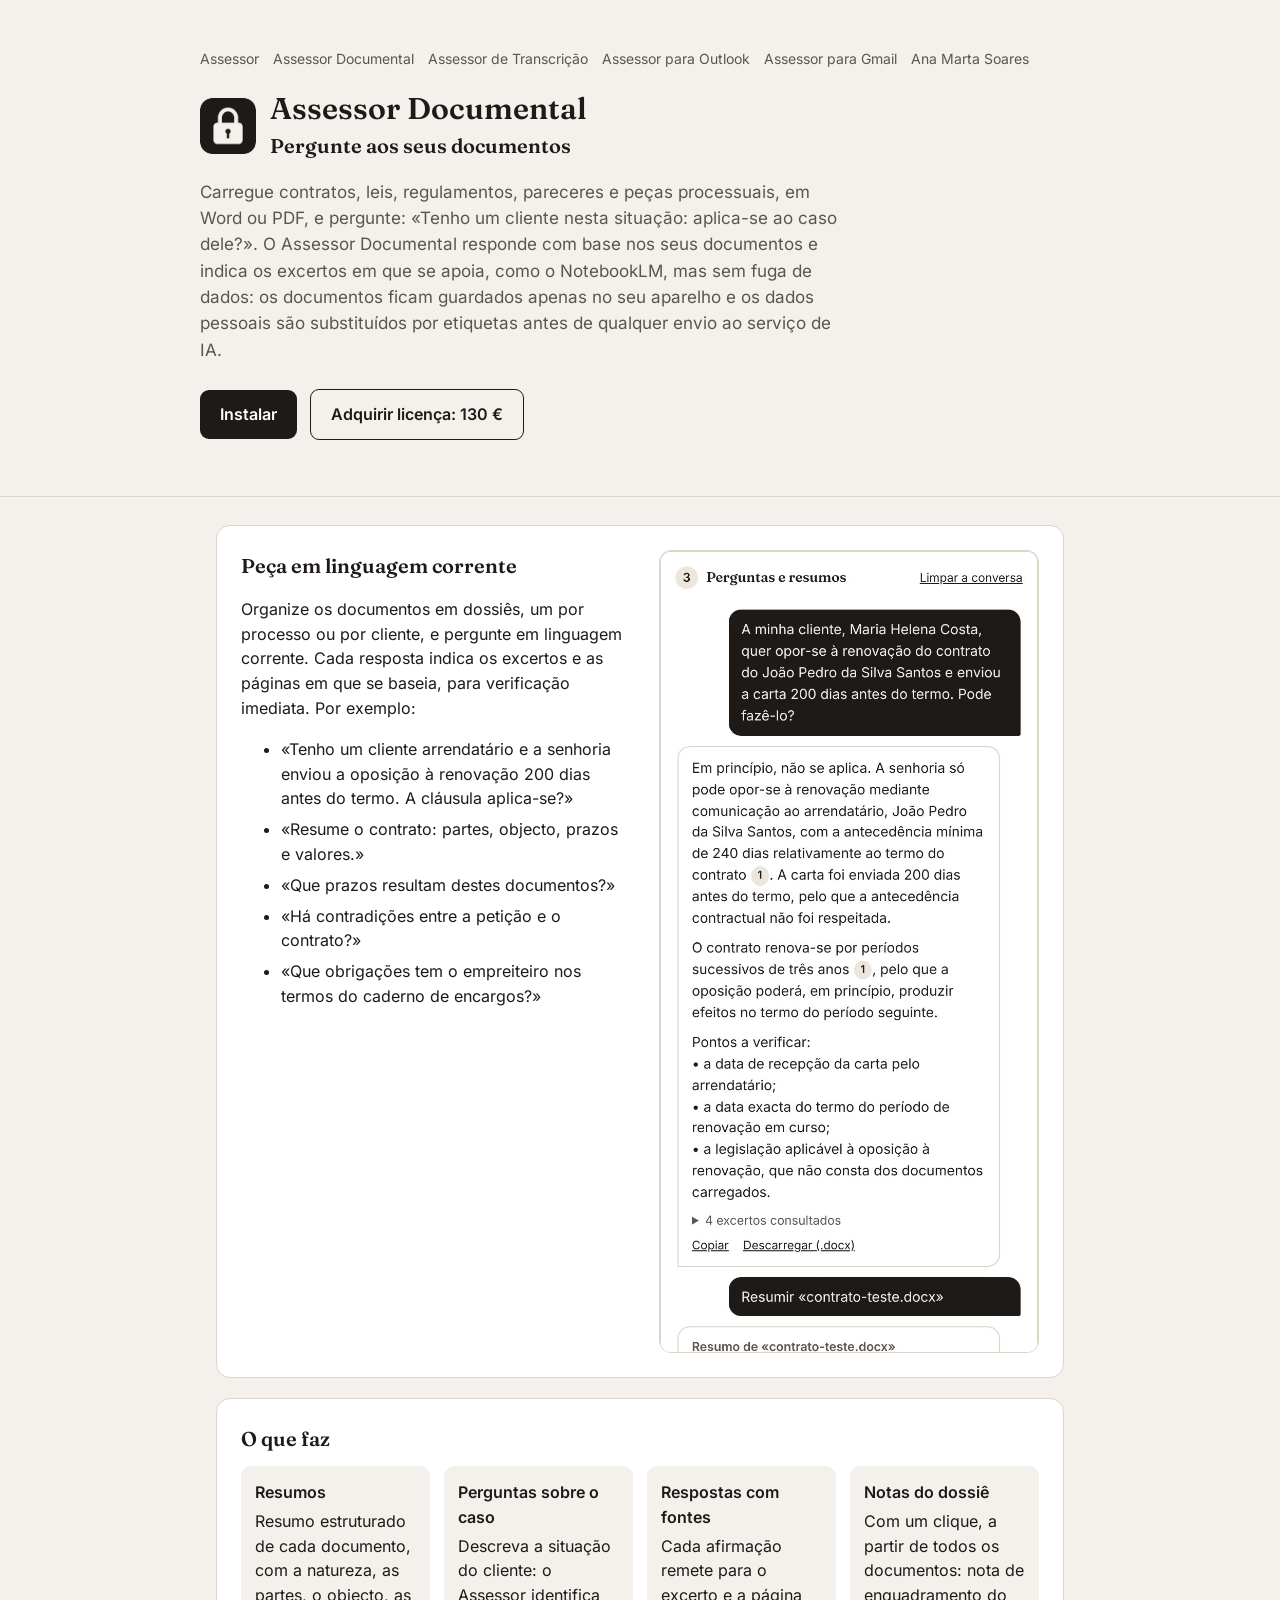
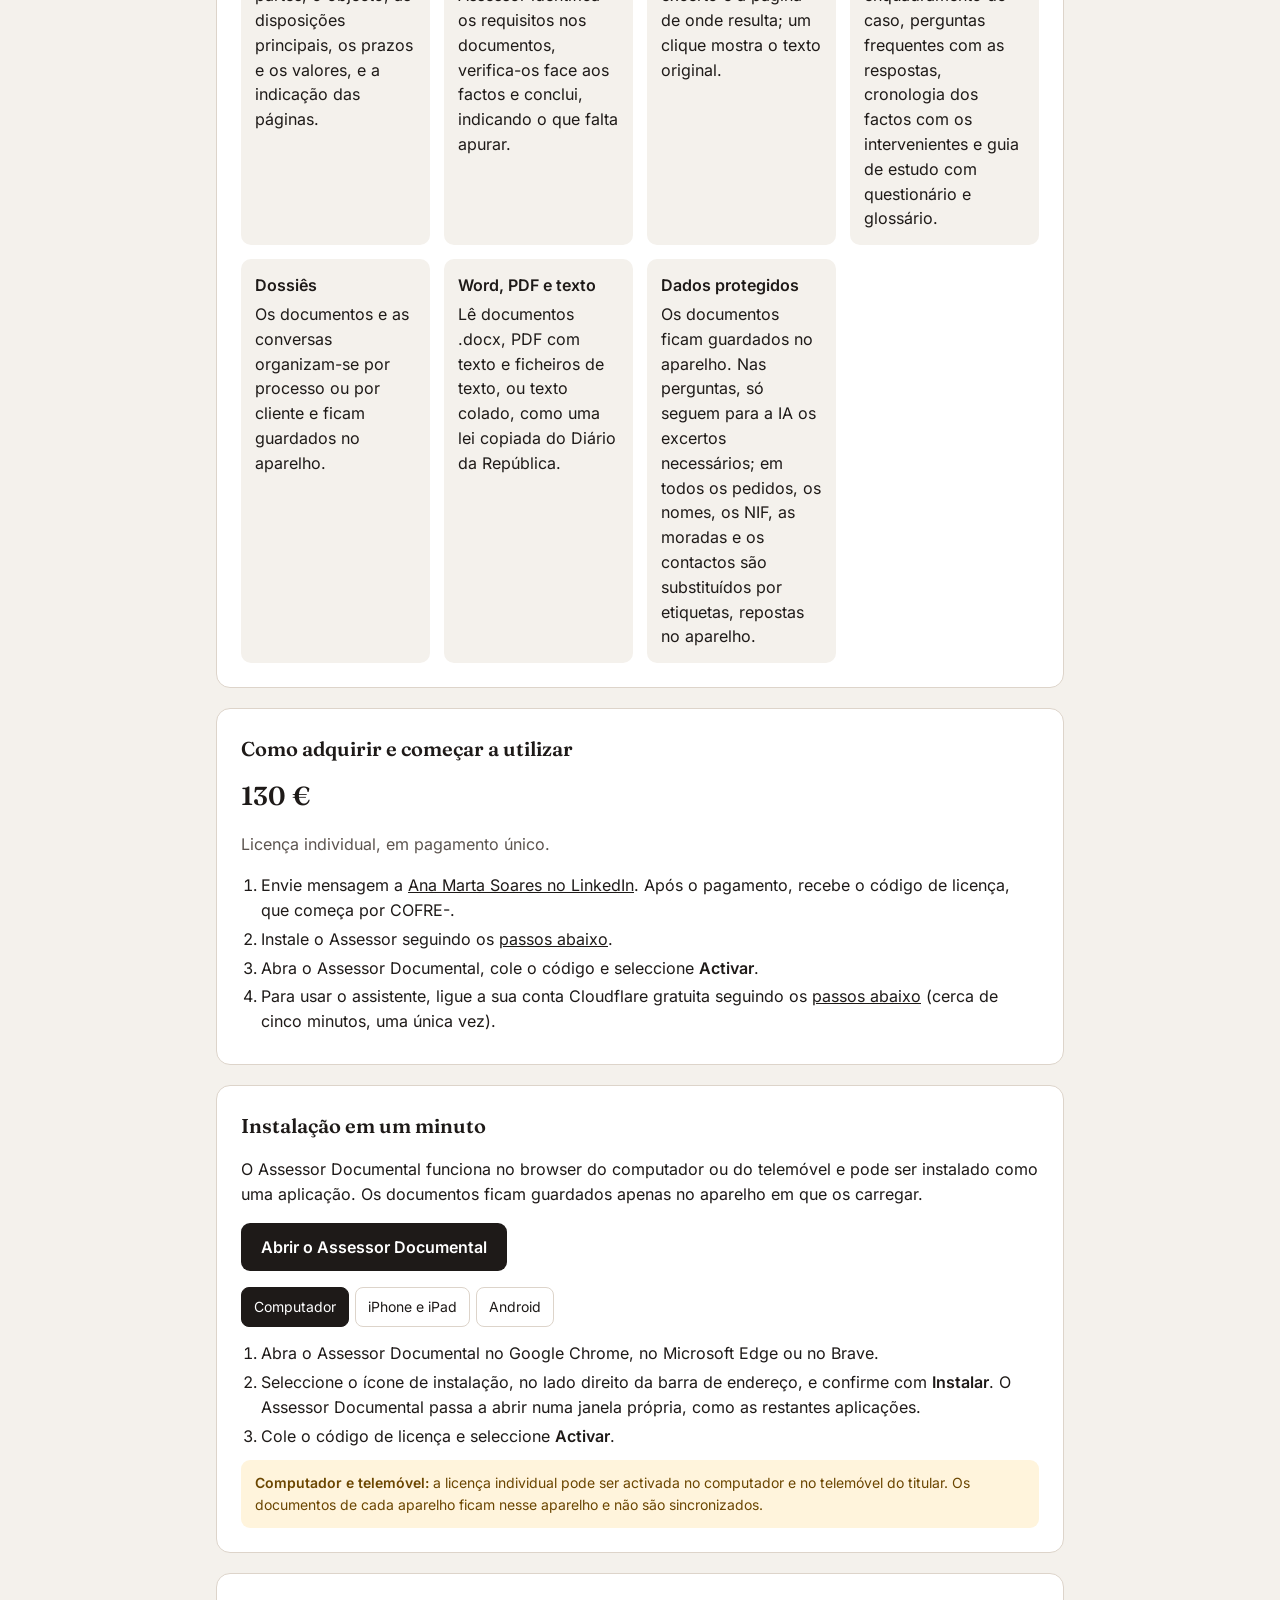
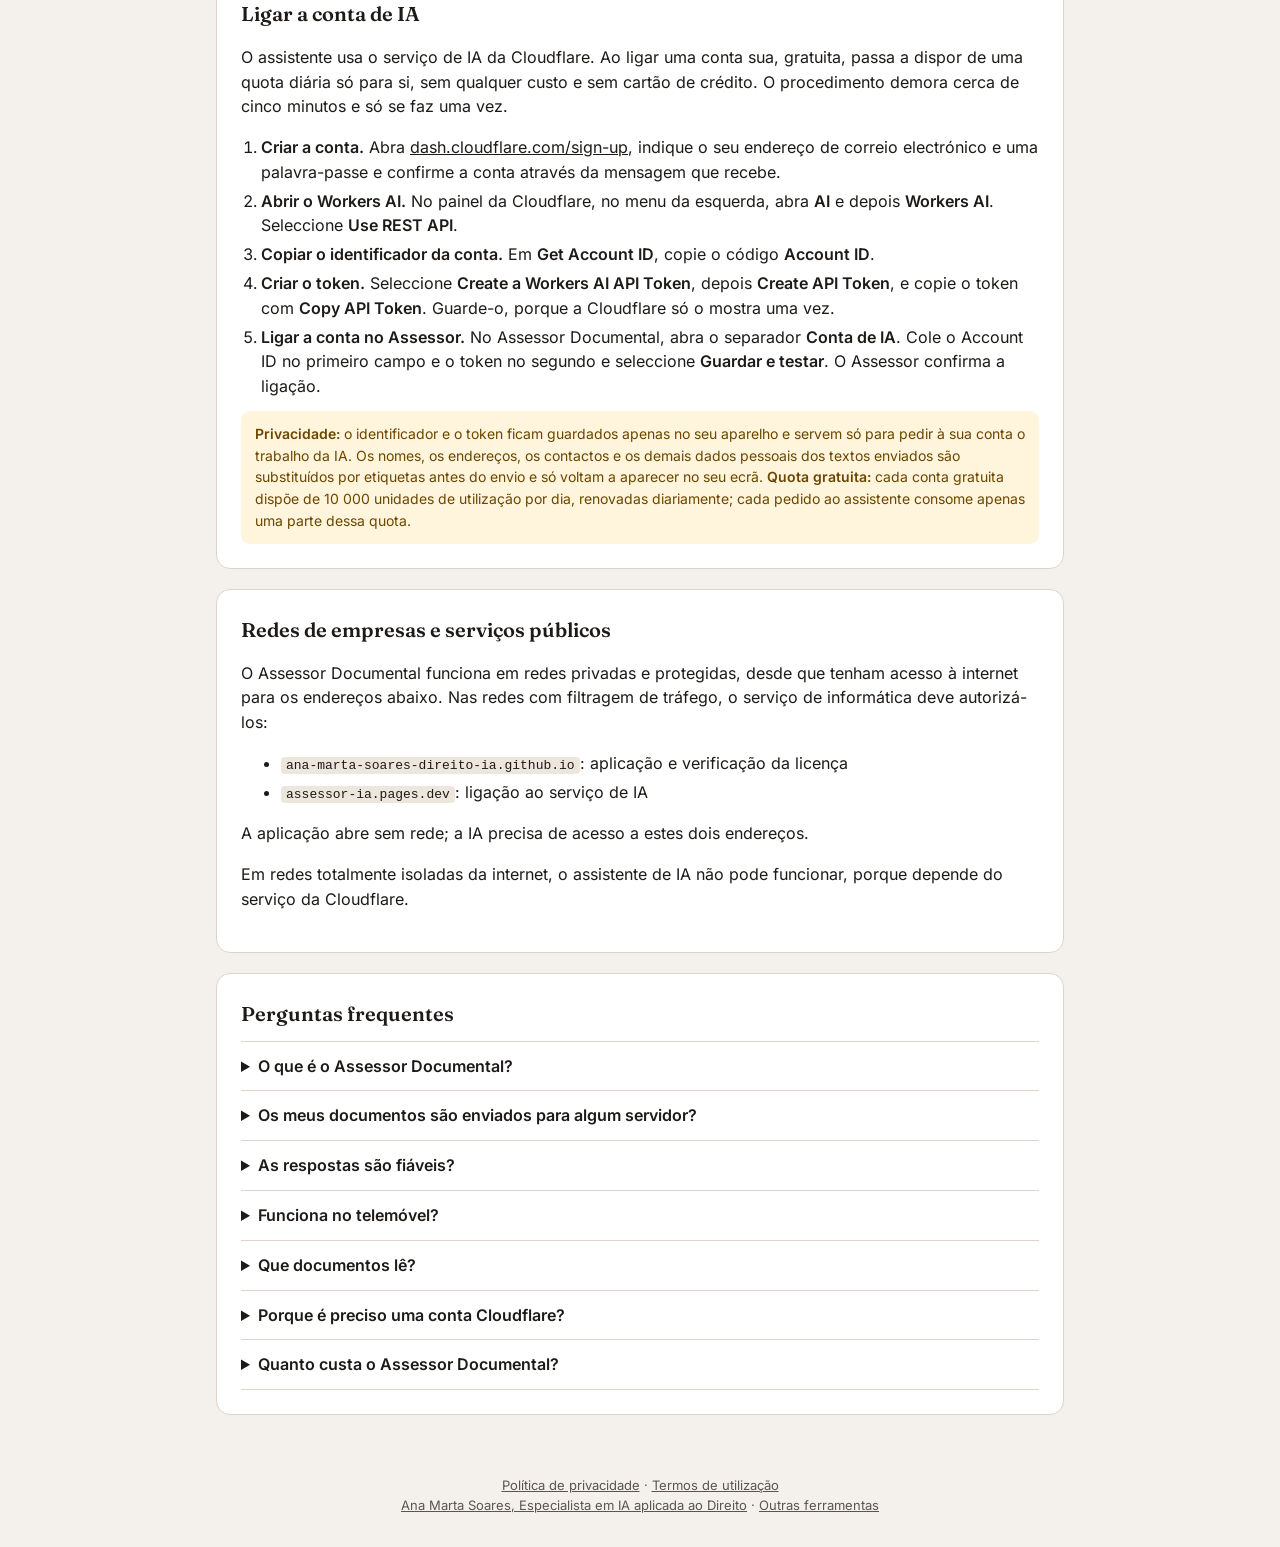
<file: documental.html>
<!DOCTYPE html>
<html lang="pt-PT">
<head>
<meta charset="UTF-8">
<meta name="viewport" content="width=device-width, initial-scale=1">
<title>Assessor Documental: resumos de Word e PDF e perguntas aos seus documentos, com protecção de dados | Ana Marta Soares</title>
<meta name="description" content="Aplicação para o computador e o telemóvel que resume documentos Word e PDF, responde a perguntas sobre eles, com citação dos excertos, e elabora notas, cronologias e perguntas frequentes do dossiê. Os documentos ficam no aparelho e os dados pessoais são protegidos antes de qualquer envio. Licença: 130 €.">
<link rel="canonical" href="https://ana-marta-soares-direito-ia.github.io/assessor/documental.html">
<meta name="robots" content="index, follow">
<meta name="author" content="Ana Marta Soares">
<meta property="og:type" content="website">
<meta property="og:locale" content="pt_PT">
<meta property="og:title" content="Assessor Documental">
<meta property="og:description" content="Aplicação para o computador e o telemóvel que resume documentos Word e PDF, responde a perguntas sobre eles, com citação dos excertos, e elabora notas, cronologias e perguntas frequentes do dossiê. Os documentos ficam no aparelho e os dados pessoais são protegidos antes de qualquer envio. Licença: 130 €.">
<meta property="og:url" content="https://ana-marta-soares-direito-ia.github.io/assessor/documental.html">
<meta property="og:image" content="https://ana-marta-soares-direito-ia.github.io/assessor/assets/documental-painel.jpg">
<meta name="twitter:card" content="summary_large_image">
<script type="application/ld+json">[{"@context": "https://schema.org", "@type": "SoftwareApplication", "name": "Assessor Documental", "url": "https://ana-marta-soares-direito-ia.github.io/assessor/documental.html", "applicationCategory": "BusinessApplication", "operatingSystem": "Windows, macOS, iOS, Android", "inLanguage": "pt-PT", "description": "Aplicação para o computador e o telemóvel que resume documentos Word e PDF, responde a perguntas sobre eles, com citação dos excertos, e elabora notas, cronologias e perguntas frequentes do dossiê. Os documentos ficam no aparelho e os dados pessoais são protegidos antes de qualquer envio. Licença: 130 €.", "image": "https://ana-marta-soares-direito-ia.github.io/assessor/assets/documental-painel.jpg", "offers": {"@type": "Offer", "price": "130", "priceCurrency": "EUR"}, "author": {"@type": "Person", "name": "Ana Marta Soares", "jobTitle": "Especialista em IA aplicada ao Direito", "url": "https://ana-marta-soares.netlify.app/", "sameAs": ["https://www.linkedin.com/in/marta-soares-direito-ia"]}}, {"@context": "https://schema.org", "@type": "FAQPage", "mainEntity": [{"@type": "Question", "name": "O que é o Assessor Documental?", "acceptedAnswer": {"@type": "Answer", "text": "Uma aplicação para o computador e o telemóvel que resume documentos Word e PDF e responde a perguntas sobre eles, com citação dos excertos, semelhante ao NotebookLM, mas com os documentos guardados apenas no aparelho e os dados pessoais protegidos."}}, {"@type": "Question", "name": "Os meus documentos são enviados para algum servidor?", "acceptedAnswer": {"@type": "Answer", "text": "Os documentos são lidos e guardados apenas no aparelho. Para cada pergunta, seguem para o serviço de IA da sua conta Cloudflare apenas os excertos relevantes, com os dados pessoais substituídos por etiquetas, que são repostas no aparelho."}}, {"@type": "Question", "name": "As respostas são fiáveis?", "acceptedAnswer": {"@type": "Answer", "text": "As respostas baseiam-se nos documentos carregados e indicam os excertos e as páginas de que resultam, para verificação. São propostas geradas automaticamente e não substituem a análise jurídica."}}, {"@type": "Question", "name": "Funciona no telemóvel?", "acceptedAnswer": {"@type": "Answer", "text": "Sim, no iPhone, no iPad e no Android, e também no computador, com Windows ou Mac. Pode ser instalado como aplicação."}}, {"@type": "Question", "name": "Que documentos lê?", "acceptedAnswer": {"@type": "Answer", "text": "Documentos Word (.docx), PDF com texto, ficheiros de texto e texto colado. Os PDF digitalizados sem texto não podem ser lidos."}}, {"@type": "Question", "name": "Porque é preciso uma conta Cloudflare?", "acceptedAnswer": {"@type": "Answer", "text": "A IA corre na conta Cloudflare gratuita do próprio utilizador, com uma quota diária só sua, sem custos e sem cartão de crédito. Os passos estão nesta página, na secção «Ligar a conta de IA»."}}, {"@type": "Question", "name": "Quanto custa o Assessor Documental?", "acceptedAnswer": {"@type": "Answer", "text": "A licença individual custa 130 €, em pagamento único, e é adquirida a Ana Marta Soares."}}]}]</script>
<link rel="icon" href="assets/icon-64.png">
<style>
@font-face{font-family:"Fraunces";src:url("fonts/fraunces-600.woff2") format("woff2");font-weight:600;font-display:swap;}
@font-face{font-family:"Inter";src:url("fonts/inter-400.woff2") format("woff2");font-weight:400;font-display:swap;}
@font-face{font-family:"Inter";src:url("fonts/inter-600.woff2") format("woff2");font-weight:600;font-display:swap;}

  :root { --ink:#1e1a18; --muted:#5c544f; --line:#ddd4ca; --bg:#f4f1ec; --brand:#1e1a18; --brand2:#3a332f; --soft:#ece6dd; }
  * { box-sizing: border-box; }
  body { margin:0; font-family:"Segoe UI",-apple-system,BlinkMacSystemFont,"Helvetica Neue",Arial,sans-serif; color:var(--ink); background:var(--bg); line-height:1.55; }
  header { background:linear-gradient(135deg,var(--brand),var(--brand2)); color:#fff; padding:48px 16px 56px; }
  .wrap { max-width:880px; margin:0 auto; }
  .brand { display:flex; align-items:center; gap:14px; }
  .brand img { width:56px; height:56px; border-radius:12px; box-shadow:0 6px 20px rgba(0,0,0,.25); }
  h1 { margin:0; font-size:30px; line-height:1.15; }
  header p.lead { font-size:17px; max-width:640px; opacity:.93; margin:18px 0 26px; }
  .cta { display:inline-block; background:#fff; color:var(--brand); padding:12px 20px; border-radius:9px; font-weight:650; text-decoration:none; }
  .cta.solid { background:var(--brand); color:#fff; }
  .cta.ghost { background:transparent; color:#fff; border:1px solid rgba(255,255,255,.6); margin-left:8px; }
  main { padding:8px 16px 40px; }
  section { background:#fff; border:1px solid var(--line); border-radius:14px; padding:24px; margin-top:20px; }
  h2 { font-size:20px; margin:0 0 12px; color:var(--brand); }
  h3 { font-size:15px; margin:18px 0 6px; }
  .grid { display:grid; grid-template-columns:repeat(auto-fit,minmax(180px,1fr)); gap:14px; }
  .feat { background:var(--bg); border-radius:10px; padding:14px; }
  .feat b { display:block; margin-bottom:4px; }
  ol { padding-left:20px; margin:6px 0; } li { margin:4px 0; }
  .tabs { display:flex; flex-wrap:wrap; gap:6px; margin-bottom:14px; }
  .tabs button { font:inherit; font-size:14px; border:1px solid var(--line); background:#fff; color:var(--brand); padding:8px 12px; border-radius:8px; cursor:pointer; }
  .tabs button.on { background:var(--brand); color:#fff; border-color:var(--brand); }
  .pane { display:none; } .pane.on { display:block; }
  code { background:var(--soft); color:var(--brand); padding:1px 5px; border-radius:4px; font-size:13px; word-break:break-all; }
  .note { background:#fff4dc; color:#6b4600; border-radius:9px; padding:12px 14px; font-size:14px; margin-top:12px; }
  .muted { color:var(--muted); }
  footer { text-align:center; color:var(--brand); font-size:13px; padding:20px 16px 32px; }
  @media (max-width:520px){ h1{font-size:24px} .cta.ghost{margin:10px 0 0} section{padding:18px} }

  /* estilo sóbrio */
  body { font-family:"Inter","Segoe UI",-apple-system,BlinkMacSystemFont,"Helvetica Neue",Arial,sans-serif; }
  header { background:#f4f1ec !important; color:var(--ink) !important; border-bottom:1px solid var(--line); }
  header p.lead { color:var(--muted); opacity:1; }
  h1, h2 { font-family:"Fraunces",Georgia,serif; font-weight:600; }
  h2 { color:var(--ink) !important; }
  .brand img { box-shadow:none; }
  .cta { background:var(--ink) !important; color:#fff !important; }
  .cta.ghost { background:transparent !important; color:var(--ink) !important; border:1px solid var(--ink) !important; }
  .tabs button { color:var(--ink); }
  .tabs button.on { background:var(--ink); border-color:var(--ink); color:#fff; }
  code { background:#ece6dd; color:var(--ink); }
  a { color:var(--ink); }
  footer { color:var(--muted); }
  .shot { display:block; width:100%; max-width:380px; margin:0 auto; border:1px solid var(--line); border-radius:12px; }
  .duas { display:grid; grid-template-columns: 1fr 380px; gap:28px; align-items:start; } @media (max-width:760px){ .duas{ grid-template-columns:1fr } }
  .price { font-family:"Fraunces",Georgia,serif; font-size:26px; font-weight:600; margin:0 0 4px; }
  nav.top { font-size:14px; margin-bottom:22px; } nav.top a { color:var(--muted); text-decoration:none; margin-right:14px; }
  details { border-top:1px solid var(--line); padding:12px 0; } details:last-child { border-bottom:1px solid var(--line); } summary { cursor:pointer; font-weight:600; }
  .exemplos li { margin:6px 0; }
</style>
</head>
<body>
<header>
  <div class="wrap">
    <nav class="top"><a href="./">Assessor</a><a href="documental.html">Assessor Documental</a><a href="transcricao.html">Assessor de Transcrição</a><a href="outlook.html">Assessor para Outlook</a><a href="gmail.html">Assessor para Gmail</a><a href="https://ana-marta-soares.netlify.app/">Ana Marta Soares</a></nav>
    <div class="brand"><img src="assets/icon-128.png" alt=""><h1>Assessor Documental<br><span style="font-weight:400;font-size:20px">Pergunte aos seus documentos</span></h1></div>
    <p class="lead">Carregue contratos, leis, regulamentos, pareceres e peças processuais, em Word ou PDF, e pergunte: «Tenho um cliente nesta situação: aplica-se ao caso dele?». O Assessor Documental responde com base nos seus documentos e indica os excertos em que se apoia, como o NotebookLM, mas sem fuga de dados: os documentos ficam guardados apenas no seu aparelho e os dados pessoais são substituídos por etiquetas antes de qualquer envio ao serviço de IA.</p>
    <a class="cta" href="#instalar">Instalar</a>
    <a class="cta ghost" href="#comprar">Adquirir licença: 130 €</a>
  </div>
</header>
<main class="wrap">
  <section>
    <div class="duas">
      <div>
        <h2>Peça em linguagem corrente</h2>
        <p>Organize os documentos em dossiês, um por processo ou por cliente, e pergunte em linguagem corrente. Cada resposta indica os excertos e as páginas em que se baseia, para verificação imediata. Por exemplo:</p>
        <ul class="exemplos"><li>«Tenho um cliente arrendatário e a senhoria enviou a oposição à renovação 200 dias antes do termo. A cláusula aplica-se?»</li><li>«Resume o contrato: partes, objecto, prazos e valores.»</li><li>«Que prazos resultam destes documentos?»</li><li>«Há contradições entre a petição e o contrato?»</li><li>«Que obrigações tem o empreiteiro nos termos do caderno de encargos?»</li></ul>
      </div>
      <img class="shot" src="assets/documental-painel.jpg" alt="Assessor Documental com os documentos de um dossiê, uma pergunta sobre o caso de um cliente e a resposta com os excertos citados" loading="lazy">
    </div>
  </section>
  <section>
    <h2>O que faz</h2>
    <div class="grid"><div class="feat"><b>Resumos</b>Resumo estruturado de cada documento, com a natureza, as partes, o objecto, as disposições principais, os prazos e os valores, e a indicação das páginas.</div><div class="feat"><b>Perguntas sobre o caso</b>Descreva a situação do cliente: o Assessor identifica os requisitos nos documentos, verifica-os face aos factos e conclui, indicando o que falta apurar.</div><div class="feat"><b>Respostas com fontes</b>Cada afirmação remete para o excerto e a página de onde resulta; um clique mostra o texto original.</div><div class="feat"><b>Notas do dossiê</b>Com um clique, a partir de todos os documentos: nota de enquadramento do caso, perguntas frequentes com as respostas, cronologia dos factos com os intervenientes e guia de estudo com questionário e glossário.</div><div class="feat"><b>Dossiês</b>Os documentos e as conversas organizam-se por processo ou por cliente e ficam guardados no aparelho.</div><div class="feat"><b>Word, PDF e texto</b>Lê documentos .docx, PDF com texto e ficheiros de texto, ou texto colado, como uma lei copiada do Diário da República.</div><div class="feat"><b>Dados protegidos</b>Os documentos ficam guardados no aparelho. Nas perguntas, só seguem para a IA os excertos necessários; em todos os pedidos, os nomes, os NIF, as moradas e os contactos são substituídos por etiquetas, repostas no aparelho.</div></div>
  </section>
  <section id="comprar">
    <h2>Como adquirir e começar a utilizar</h2>
    <p class="price">130 €</p>
    <p class="muted">Licença individual, em pagamento único.</p>
    <ol>
      <li>Envie mensagem a <a href="https://www.linkedin.com/in/marta-soares-direito-ia">Ana Marta Soares no LinkedIn</a>. Após o pagamento, recebe o código de licença, que começa por COFRE-.</li>
      <li>Instale o Assessor seguindo os <a href="#instalar">passos abaixo</a>.</li>
      <li>Abra o Assessor Documental, cole o código e seleccione <b>Activar</b>.</li>
      <li>Para usar o assistente, ligue a sua conta Cloudflare gratuita seguindo os <a href="#conta-ia">passos abaixo</a> (cerca de cinco minutos, uma única vez). </li>
    </ol>
  </section>
  <section id="instalar">
    <h2>Instalação em um minuto</h2>
    <p>O Assessor Documental funciona no browser do computador ou do telemóvel e pode ser instalado como uma aplicação. Os documentos ficam guardados apenas no aparelho em que os carregar.</p>
    <p><a class="cta solid" href="documental/" target="_blank" rel="noopener">Abrir o Assessor Documental</a></p>
    <div class="tabs" role="tablist">
      <button class="on" data-p="pc">Computador</button>
      <button data-p="iphone">iPhone e iPad</button>
      <button data-p="android">Android</button>
    </div>
    <div class="pane on" id="p-pc">
      <ol>
        <li>Abra o Assessor Documental no Google Chrome, no Microsoft Edge ou no Brave.</li>
        <li>Seleccione o ícone de instalação, no lado direito da barra de endereço, e confirme com <b>Instalar</b>. O Assessor Documental passa a abrir numa janela própria, como as restantes aplicações.</li>
        <li>Cole o código de licença e seleccione <b>Activar</b>.</li>
      </ol>
    </div>
    <div class="pane" id="p-iphone">
      <ol>
        <li>Abra o Assessor Documental no Safari.</li>
        <li>Seleccione o botão <b>Partilhar</b> e depois <b>Adicionar ao ecrã principal</b>.</li>
        <li>Abra o ícone criado, cole o código de licença e seleccione <b>Activar</b>.</li>
      </ol>
    </div>
    <div class="pane" id="p-android">
      <ol>
        <li>Abra o Assessor Documental no Chrome.</li>
        <li>No menu (os três pontos), seleccione <b>Instalar aplicação</b> ou <b>Adicionar ao ecrã principal</b>.</li>
        <li>Abra o ícone criado, cole o código de licença e seleccione <b>Activar</b>.</li>
      </ol>
    </div>
    <div class="note"><b>Computador e telemóvel:</b> a licença individual pode ser activada no computador e no telemóvel do titular. Os documentos de cada aparelho ficam nesse aparelho e não são sincronizados.</div>
  </section>
  <section id="conta-ia">
    <h2>Ligar a conta de IA</h2>
    <p>O assistente usa o serviço de IA da Cloudflare. Ao ligar uma conta sua, gratuita, passa a dispor de uma quota diária só para si, sem qualquer custo e sem cartão de crédito. O procedimento demora cerca de cinco minutos e só se faz uma vez. </p>
    <ol>
      <li><b>Criar a conta.</b> Abra <a href="https://dash.cloudflare.com/sign-up" target="_blank" rel="noopener">dash.cloudflare.com/sign-up</a>, indique o seu endereço de correio electrónico e uma palavra-passe e confirme a conta através da mensagem que recebe.</li>
      <li><b>Abrir o Workers AI.</b> No painel da Cloudflare, no menu da esquerda, abra <b>AI</b> e depois <b>Workers AI</b>. Seleccione <b>Use REST API</b>.</li>
      <li><b>Copiar o identificador da conta.</b> Em <b>Get Account ID</b>, copie o código <b>Account ID</b>.</li>
      <li><b>Criar o token.</b> Seleccione <b>Create a Workers AI API Token</b>, depois <b>Create API Token</b>, e copie o token com <b>Copy API Token</b>. Guarde-o, porque a Cloudflare só o mostra uma vez.</li>
      <li><b>Ligar a conta no Assessor.</b> No Assessor Documental, abra o separador <b>Conta de IA</b>. Cole o Account ID no primeiro campo e o token no segundo e seleccione <b>Guardar e testar</b>. O Assessor confirma a ligação.</li>
    </ol>
    <div class="note"><b>Privacidade:</b> o identificador e o token ficam guardados apenas no seu aparelho e servem só para pedir à sua conta o trabalho da IA. Os nomes, os endereços, os contactos e os demais dados pessoais dos textos enviados são substituídos por etiquetas antes do envio e só voltam a aparecer no seu ecrã. <b>Quota gratuita:</b> cada conta gratuita dispõe de 10 000 unidades de utilização por dia, renovadas diariamente; cada pedido ao assistente consome apenas uma parte dessa quota.</div>
  </section>
  <section id="redes">
    <h2>Redes de empresas e serviços públicos</h2>
    <p>O Assessor Documental funciona em redes privadas e protegidas, desde que tenham acesso à internet para os endereços abaixo. Nas redes com filtragem de tráfego, o serviço de informática deve autorizá-los:</p>
    <ul>
      <li><code>ana-marta-soares-direito-ia.github.io</code>: aplicação e verificação da licença</li>
      <li><code>assessor-ia.pages.dev</code>: ligação ao serviço de IA</li>
    </ul>
    <p>A aplicação abre sem rede; a IA precisa de acesso a estes dois endereços.</p>
    <p>Em redes totalmente isoladas da internet, o assistente de IA não pode funcionar, porque depende do serviço da Cloudflare.</p>
  </section>
  <section id="perguntas">
    <h2>Perguntas frequentes</h2>
    <details><summary>O que é o Assessor Documental?</summary><p>Uma aplicação para o computador e o telemóvel que resume documentos Word e PDF e responde a perguntas sobre eles, com citação dos excertos, semelhante ao NotebookLM, mas com os documentos guardados apenas no aparelho e os dados pessoais protegidos.</p></details><details><summary>Os meus documentos são enviados para algum servidor?</summary><p>Os documentos são lidos e guardados apenas no aparelho. Para cada pergunta, seguem para o serviço de IA da sua conta Cloudflare apenas os excertos relevantes, com os dados pessoais substituídos por etiquetas, que são repostas no aparelho.</p></details><details><summary>As respostas são fiáveis?</summary><p>As respostas baseiam-se nos documentos carregados e indicam os excertos e as páginas de que resultam, para verificação. São propostas geradas automaticamente e não substituem a análise jurídica.</p></details><details><summary>Funciona no telemóvel?</summary><p>Sim, no iPhone, no iPad e no Android, e também no computador, com Windows ou Mac. Pode ser instalado como aplicação.</p></details><details><summary>Que documentos lê?</summary><p>Documentos Word (.docx), PDF com texto, ficheiros de texto e texto colado. Os PDF digitalizados sem texto não podem ser lidos.</p></details><details><summary>Porque é preciso uma conta Cloudflare?</summary><p>A IA corre na conta Cloudflare gratuita do próprio utilizador, com uma quota diária só sua, sem custos e sem cartão de crédito. Os passos estão nesta página, na secção «Ligar a conta de IA».</p></details><details><summary>Quanto custa o Assessor Documental?</summary><p>A licença individual custa 130 €, em pagamento único, e é adquirida a Ana Marta Soares.</p></details>
  </section>
</main>
<footer><a href="privacidade.html" style="color:inherit">Política de privacidade</a> · <a href="termos.html" style="color:inherit">Termos de utilização</a><br><a href="https://ana-marta-soares.netlify.app/" style="color:inherit">Ana Marta Soares, Especialista em IA aplicada ao Direito</a> · <a href="https://ana-marta-soares.netlify.app/#ferramentas" style="color:inherit">Outras ferramentas</a></footer>
<script>
  document.querySelectorAll('.tabs button').forEach(function (b) {
    b.addEventListener('click', function () {
      document.querySelectorAll('.tabs button').forEach(function (x) { x.classList.toggle('on', x === b); });
      document.querySelectorAll('.pane').forEach(function (p) { p.classList.toggle('on', p.id === 'p-' + b.dataset.p); });
    });
  });
</script>
</body>
</html>
</file>
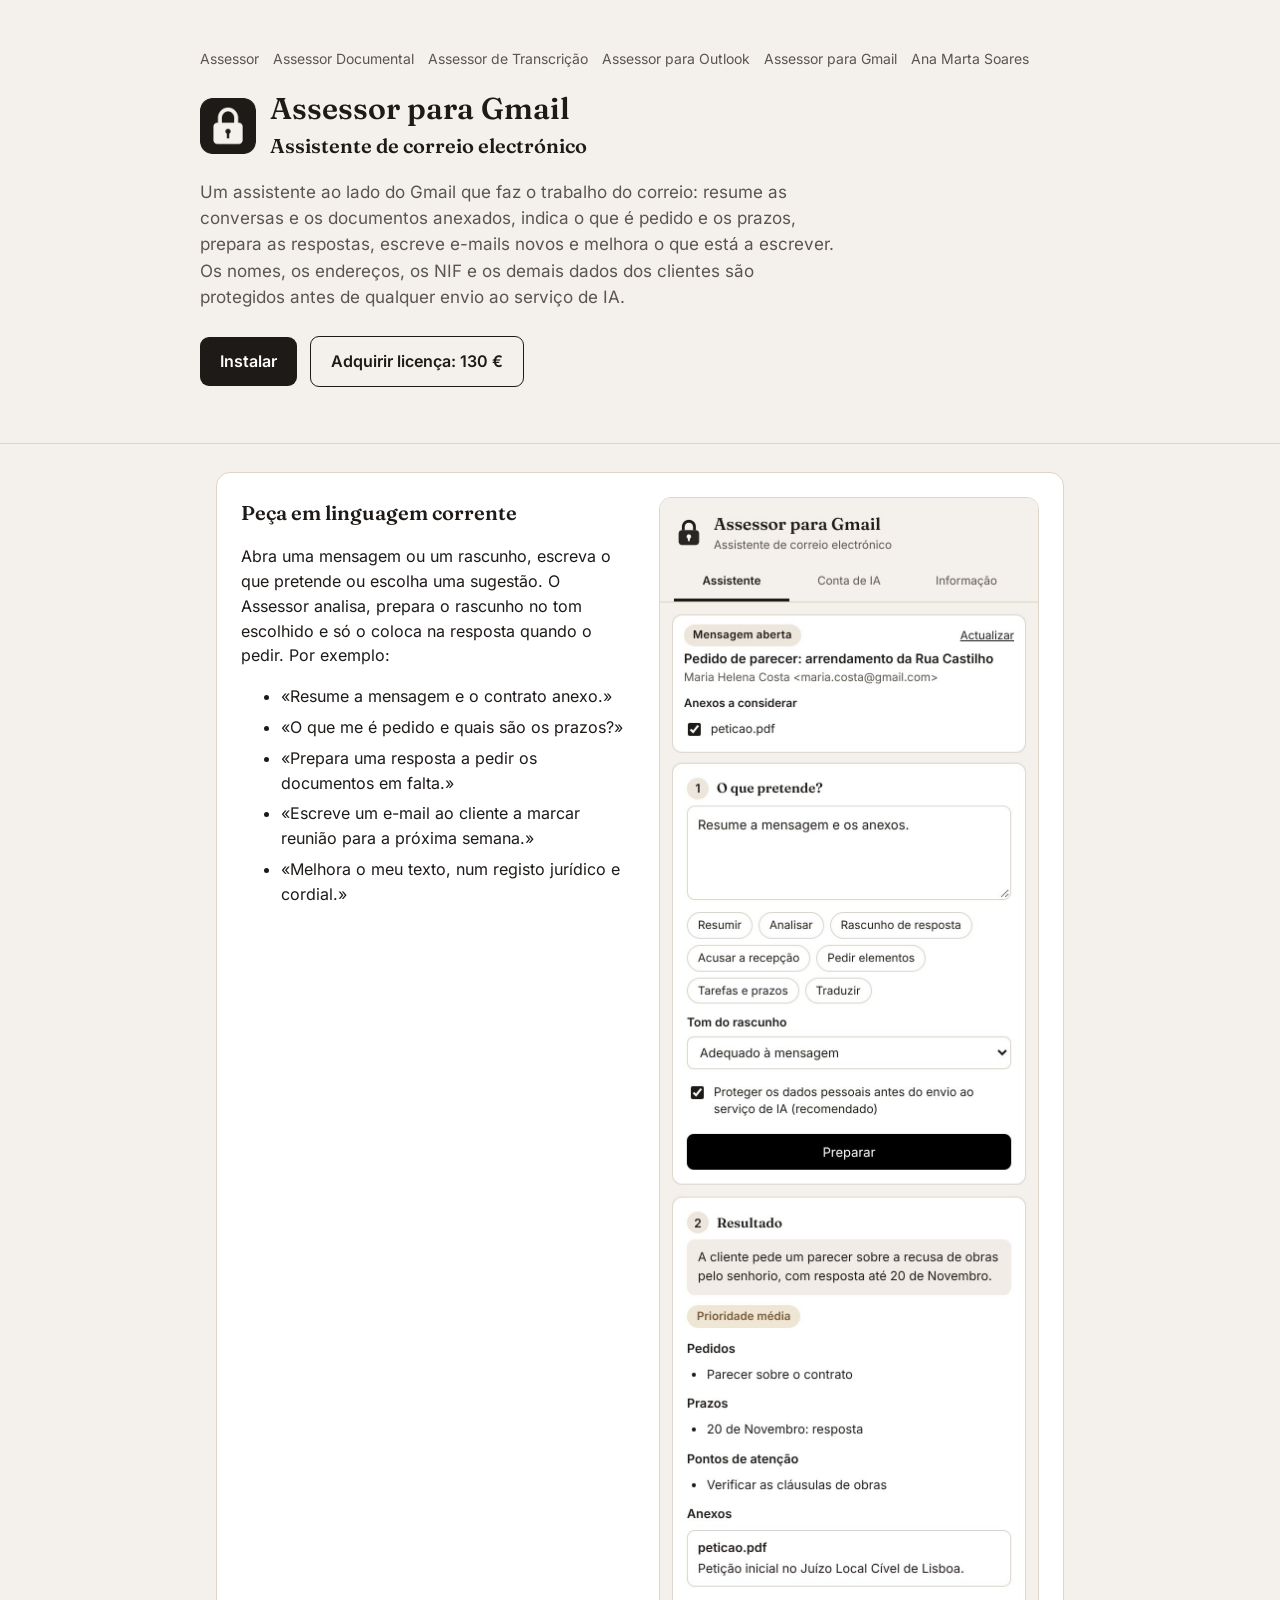
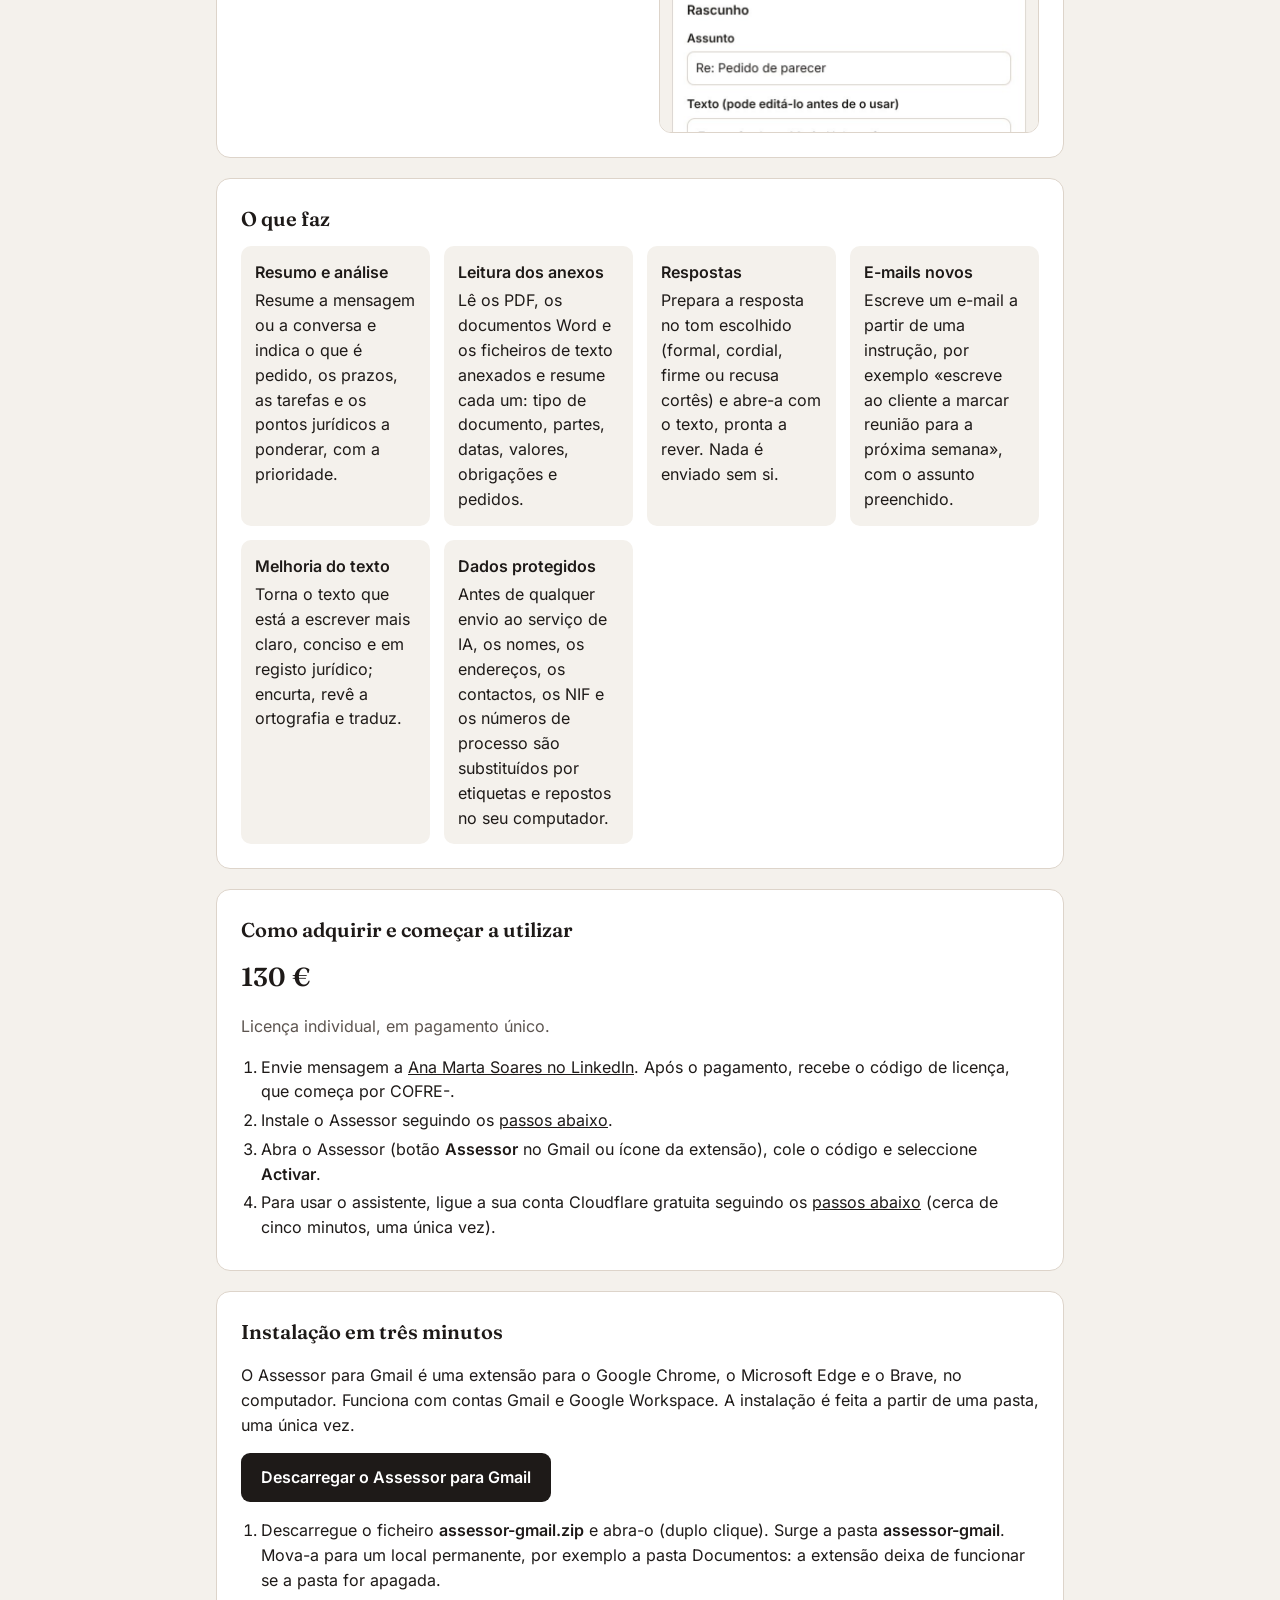
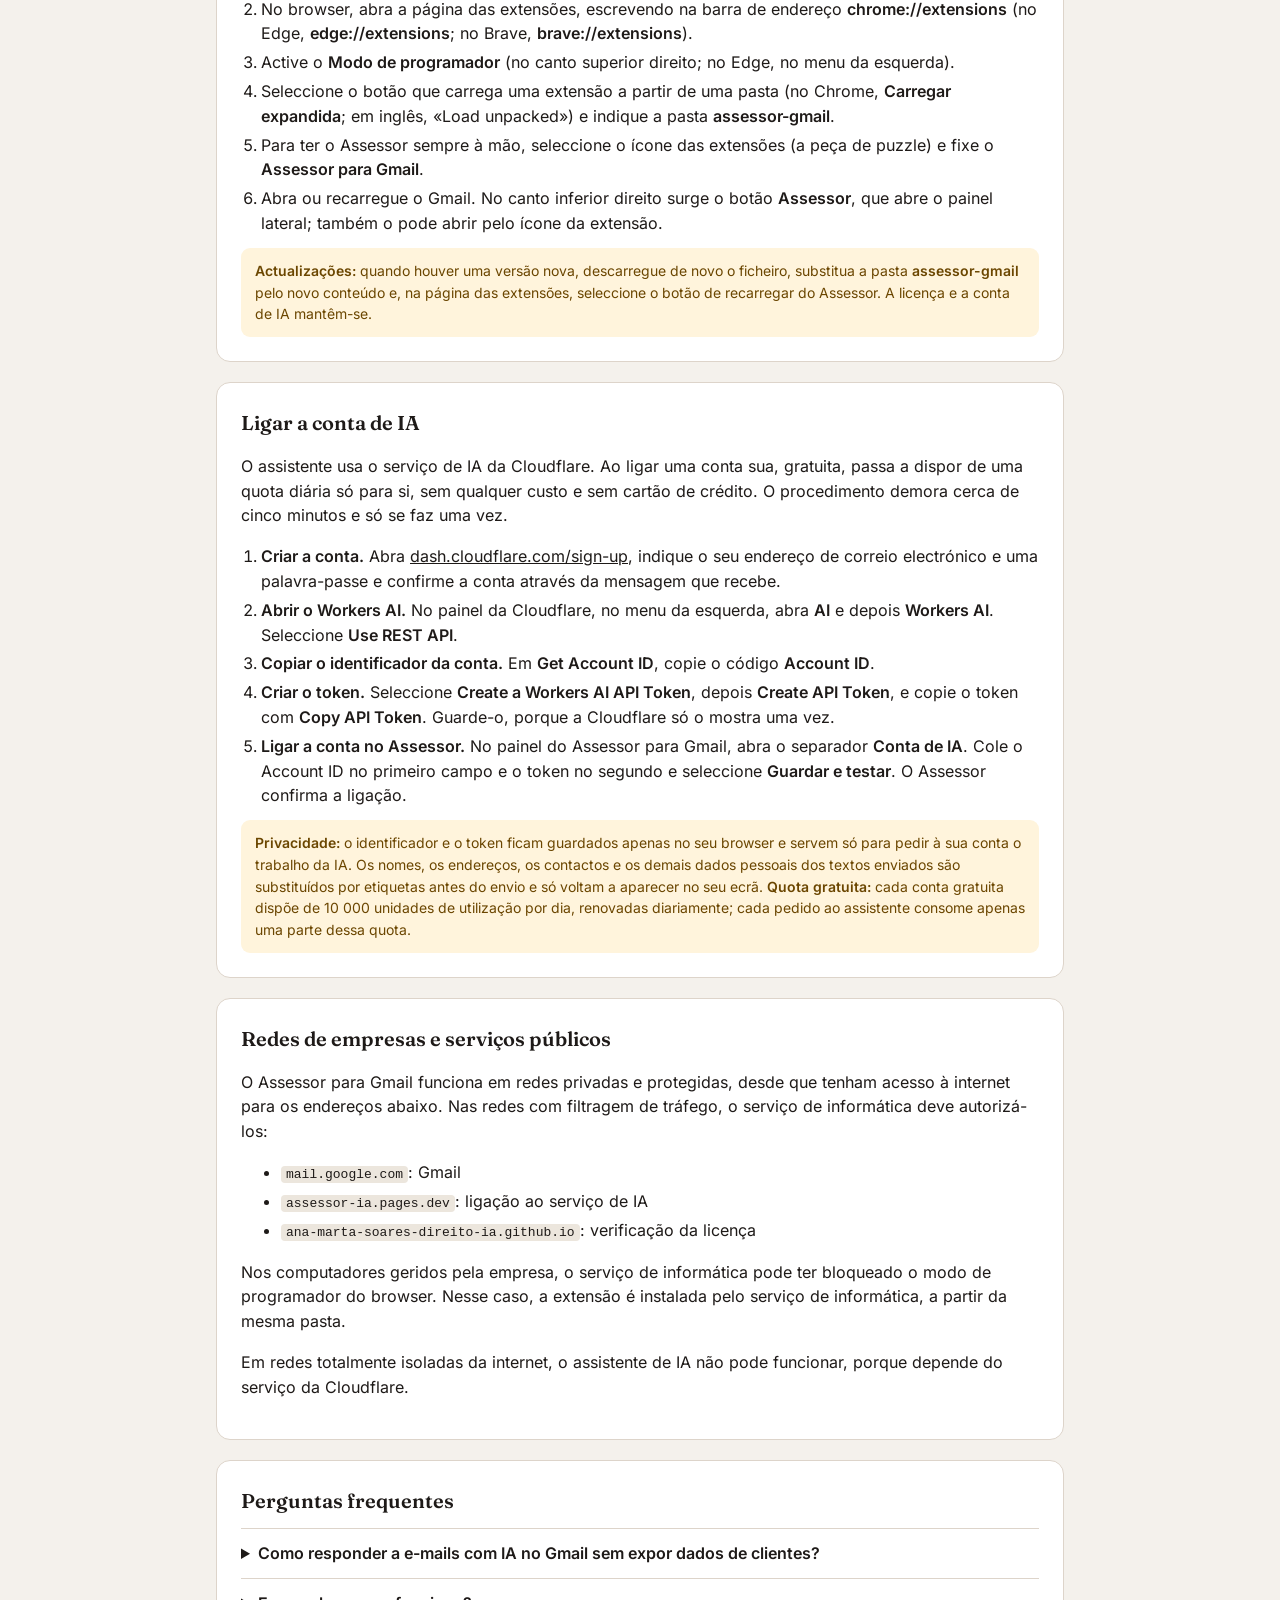
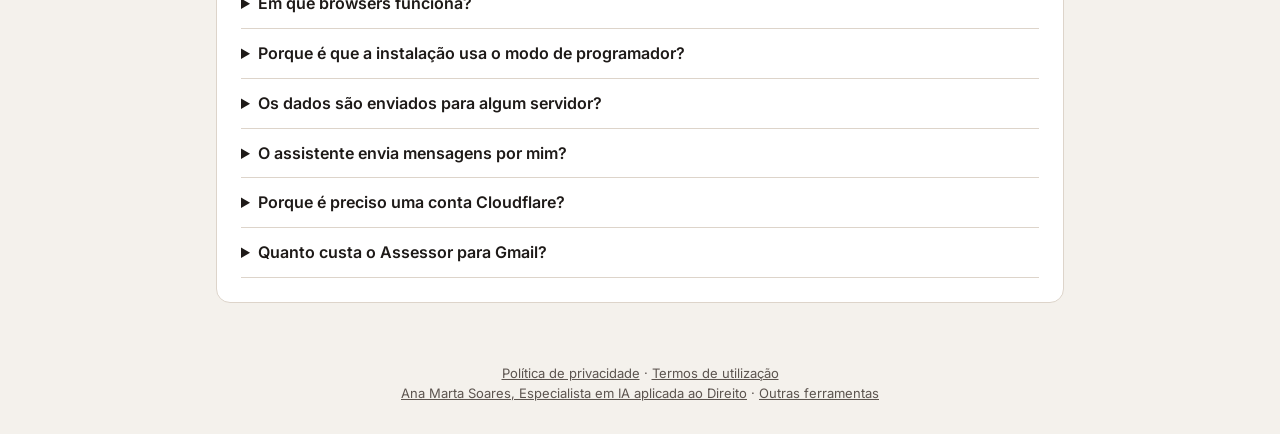
<file: gmail.html>
<!DOCTYPE html>
<html lang="pt-PT">
<head>
<meta charset="UTF-8">
<meta name="viewport" content="width=device-width, initial-scale=1">
<title>Assessor para Gmail: assistente de IA que resume e-mails e anexos e prepara respostas | Ana Marta Soares</title>
<meta name="description" content="Assistente de IA para o Gmail: resume e analisa conversas e anexos (PDF e Word), identifica pedidos e prazos, prepara respostas, escreve e-mails e melhora o texto, com os dados pessoais protegidos antes de qualquer envio. Licença: 130 €.">
<link rel="canonical" href="https://ana-marta-soares-direito-ia.github.io/assessor/gmail.html">
<meta name="robots" content="index, follow">
<meta name="author" content="Ana Marta Soares">
<meta property="og:type" content="website">
<meta property="og:locale" content="pt_PT">
<meta property="og:title" content="Assessor para Gmail">
<meta property="og:description" content="Assistente de IA para o Gmail: resume e analisa conversas e anexos (PDF e Word), identifica pedidos e prazos, prepara respostas, escreve e-mails e melhora o texto, com os dados pessoais protegidos antes de qualquer envio. Licença: 130 €.">
<meta property="og:url" content="https://ana-marta-soares-direito-ia.github.io/assessor/gmail.html">
<meta property="og:image" content="https://ana-marta-soares-direito-ia.github.io/assessor/assets/gmail-painel.jpg">
<meta name="twitter:card" content="summary_large_image">
<script type="application/ld+json">[{"@context": "https://schema.org", "@type": "SoftwareApplication", "name": "Assessor para Gmail", "url": "https://ana-marta-soares-direito-ia.github.io/assessor/gmail.html", "applicationCategory": "BusinessApplication", "operatingSystem": "Google Chrome, Microsoft Edge, Brave", "inLanguage": "pt-PT", "description": "Assistente de IA para o Gmail: resume e analisa conversas e anexos (PDF e Word), identifica pedidos e prazos, prepara respostas, escreve e-mails e melhora o texto, com os dados pessoais protegidos antes de qualquer envio. Licença: 130 €.", "image": "https://ana-marta-soares-direito-ia.github.io/assessor/assets/gmail-painel.jpg", "offers": {"@type": "Offer", "price": "130", "priceCurrency": "EUR"}, "author": {"@type": "Person", "name": "Ana Marta Soares", "jobTitle": "Especialista em IA aplicada ao Direito", "url": "https://ana-marta-soares.netlify.app/", "sameAs": ["https://www.linkedin.com/in/marta-soares-direito-ia"]}}, {"@context": "https://schema.org", "@type": "FAQPage", "mainEntity": [{"@type": "Question", "name": "Como responder a e-mails com IA no Gmail sem expor dados de clientes?", "acceptedAnswer": {"@type": "Answer", "text": "Com o Assessor para Gmail, abra a conversa, escolha «Rascunho de resposta» e seleccione «Preparar». Antes do envio ao serviço de IA, os dados pessoais são substituídos por etiquetas, que são repostas no seu computador. Com «Responder com este texto», o Assessor abre a resposta no Gmail com o rascunho."}}, {"@type": "Question", "name": "Em que browsers funciona?", "acceptedAnswer": {"@type": "Answer", "text": "No Google Chrome, no Microsoft Edge e no Brave, em computadores Windows, Mac ou Linux, com contas Gmail e Google Workspace. Não funciona na aplicação móvel do Gmail."}}, {"@type": "Question", "name": "Porque é que a instalação usa o modo de programador?", "acceptedAnswer": {"@type": "Answer", "text": "A extensão é instalada directamente a partir da pasta descarregada deste site, sem passar por uma loja de aplicações. O modo de programador é a opção do browser que o permite; não altera a segurança das restantes páginas."}}, {"@type": "Question", "name": "Os dados são enviados para algum servidor?", "acceptedAnswer": {"@type": "Answer", "text": "Os anexos são lidos no computador. O assistente envia ao serviço de IA da conta Cloudflare do próprio utilizador apenas a mensagem, os anexos seleccionados ou o rascunho em causa, com os nomes, os endereços de correio electrónico, os contactos, os NIF e os demais dados pessoais substituídos por etiquetas, que são repostas no computador quando a resposta chega."}}, {"@type": "Question", "name": "O assistente envia mensagens por mim?", "acceptedAnswer": {"@type": "Answer", "text": "Não. O Assessor prepara o rascunho e coloca-o na mensagem apenas quando o utilizador o pede; o envio é sempre feito pelo utilizador, depois de rever o texto."}}, {"@type": "Question", "name": "Porque é preciso uma conta Cloudflare?", "acceptedAnswer": {"@type": "Answer", "text": "O assistente usa um modelo de IA na nuvem. Com a conta Cloudflare gratuita do próprio utilizador, a quota diária é só sua, sem custos e sem cartão de crédito. Os passos estão descritos nesta página, na secção «Ligar a conta de IA»."}}, {"@type": "Question", "name": "Quanto custa o Assessor para Gmail?", "acceptedAnswer": {"@type": "Answer", "text": "A licença individual custa 130 €, em pagamento único, e é adquirida a Ana Marta Soares."}}]}]</script>
<link rel="icon" href="assets/icon-64.png">
<style>
@font-face{font-family:"Fraunces";src:url("fonts/fraunces-600.woff2") format("woff2");font-weight:600;font-display:swap;}
@font-face{font-family:"Inter";src:url("fonts/inter-400.woff2") format("woff2");font-weight:400;font-display:swap;}
@font-face{font-family:"Inter";src:url("fonts/inter-600.woff2") format("woff2");font-weight:600;font-display:swap;}

  :root { --ink:#1e1a18; --muted:#5c544f; --line:#ddd4ca; --bg:#f4f1ec; --brand:#1e1a18; --brand2:#3a332f; --soft:#ece6dd; }
  * { box-sizing: border-box; }
  body { margin:0; font-family:"Segoe UI",-apple-system,BlinkMacSystemFont,"Helvetica Neue",Arial,sans-serif; color:var(--ink); background:var(--bg); line-height:1.55; }
  header { background:linear-gradient(135deg,var(--brand),var(--brand2)); color:#fff; padding:48px 16px 56px; }
  .wrap { max-width:880px; margin:0 auto; }
  .brand { display:flex; align-items:center; gap:14px; }
  .brand img { width:56px; height:56px; border-radius:12px; box-shadow:0 6px 20px rgba(0,0,0,.25); }
  h1 { margin:0; font-size:30px; line-height:1.15; }
  header p.lead { font-size:17px; max-width:640px; opacity:.93; margin:18px 0 26px; }
  .cta { display:inline-block; background:#fff; color:var(--brand); padding:12px 20px; border-radius:9px; font-weight:650; text-decoration:none; }
  .cta.solid { background:var(--brand); color:#fff; }
  .cta.ghost { background:transparent; color:#fff; border:1px solid rgba(255,255,255,.6); margin-left:8px; }
  main { padding:8px 16px 40px; }
  section { background:#fff; border:1px solid var(--line); border-radius:14px; padding:24px; margin-top:20px; }
  h2 { font-size:20px; margin:0 0 12px; color:var(--brand); }
  h3 { font-size:15px; margin:18px 0 6px; }
  .grid { display:grid; grid-template-columns:repeat(auto-fit,minmax(180px,1fr)); gap:14px; }
  .feat { background:var(--bg); border-radius:10px; padding:14px; }
  .feat b { display:block; margin-bottom:4px; }
  ol { padding-left:20px; margin:6px 0; } li { margin:4px 0; }
  .tabs { display:flex; flex-wrap:wrap; gap:6px; margin-bottom:14px; }
  .tabs button { font:inherit; font-size:14px; border:1px solid var(--line); background:#fff; color:var(--brand); padding:8px 12px; border-radius:8px; cursor:pointer; }
  .tabs button.on { background:var(--brand); color:#fff; border-color:var(--brand); }
  .pane { display:none; } .pane.on { display:block; }
  code { background:var(--soft); color:var(--brand); padding:1px 5px; border-radius:4px; font-size:13px; word-break:break-all; }
  .note { background:#fff4dc; color:#6b4600; border-radius:9px; padding:12px 14px; font-size:14px; margin-top:12px; }
  .muted { color:var(--muted); }
  footer { text-align:center; color:var(--brand); font-size:13px; padding:20px 16px 32px; }
  @media (max-width:520px){ h1{font-size:24px} .cta.ghost{margin:10px 0 0} section{padding:18px} }

  /* estilo sóbrio */
  body { font-family:"Inter","Segoe UI",-apple-system,BlinkMacSystemFont,"Helvetica Neue",Arial,sans-serif; }
  header { background:#f4f1ec !important; color:var(--ink) !important; border-bottom:1px solid var(--line); }
  header p.lead { color:var(--muted); opacity:1; }
  h1, h2 { font-family:"Fraunces",Georgia,serif; font-weight:600; }
  h2 { color:var(--ink) !important; }
  .brand img { box-shadow:none; }
  .cta { background:var(--ink) !important; color:#fff !important; }
  .cta.ghost { background:transparent !important; color:var(--ink) !important; border:1px solid var(--ink) !important; }
  .tabs button { color:var(--ink); }
  .tabs button.on { background:var(--ink); border-color:var(--ink); color:#fff; }
  code { background:#ece6dd; color:var(--ink); }
  a { color:var(--ink); }
  footer { color:var(--muted); }
  .shot { display:block; width:100%; max-width:380px; margin:0 auto; border:1px solid var(--line); border-radius:12px; }
  .duas { display:grid; grid-template-columns: 1fr 380px; gap:28px; align-items:start; } @media (max-width:760px){ .duas{ grid-template-columns:1fr } }
  .price { font-family:"Fraunces",Georgia,serif; font-size:26px; font-weight:600; margin:0 0 4px; }
  nav.top { font-size:14px; margin-bottom:22px; } nav.top a { color:var(--muted); text-decoration:none; margin-right:14px; }
  details { border-top:1px solid var(--line); padding:12px 0; } details:last-child { border-bottom:1px solid var(--line); } summary { cursor:pointer; font-weight:600; }
  .exemplos li { margin:6px 0; }
</style>
</head>
<body>
<header>
  <div class="wrap">
    <nav class="top"><a href="./">Assessor</a><a href="documental.html">Assessor Documental</a><a href="transcricao.html">Assessor de Transcrição</a><a href="outlook.html">Assessor para Outlook</a><a href="gmail.html">Assessor para Gmail</a><a href="https://ana-marta-soares.netlify.app/">Ana Marta Soares</a></nav>
    <div class="brand"><img src="assets/icon-128.png" alt=""><h1>Assessor para Gmail<br><span style="font-weight:400;font-size:20px">Assistente de correio electrónico</span></h1></div>
    <p class="lead">Um assistente ao lado do Gmail que faz o trabalho do correio: resume as conversas e os documentos anexados, indica o que é pedido e os prazos, prepara as respostas, escreve e-mails novos e melhora o que está a escrever. Os nomes, os endereços, os NIF e os demais dados dos clientes são protegidos antes de qualquer envio ao serviço de IA.</p>
    <a class="cta" href="#instalar">Instalar</a>
    <a class="cta ghost" href="#comprar">Adquirir licença: 130 €</a>
  </div>
</header>
<main class="wrap">
  <section>
    <div class="duas">
      <div>
        <h2>Peça em linguagem corrente</h2>
        <p>Abra uma mensagem ou um rascunho, escreva o que pretende ou escolha uma sugestão. O Assessor analisa, prepara o rascunho no tom escolhido e só o coloca na resposta quando o pedir. Por exemplo:</p>
        <ul class="exemplos"><li>«Resume a mensagem e o contrato anexo.»</li><li>«O que me é pedido e quais são os prazos?»</li><li>«Prepara uma resposta a pedir os documentos em falta.»</li><li>«Escreve um e-mail ao cliente a marcar reunião para a próxima semana.»</li><li>«Melhora o meu texto, num registo jurídico e cordial.»</li></ul>
      </div>
      <img class="shot" src="assets/gmail-painel.jpg" alt="Painel lateral do Assessor para Gmail com a análise de uma conversa e o rascunho de resposta" loading="lazy">
    </div>
  </section>
  <section>
    <h2>O que faz</h2>
    <div class="grid"><div class="feat"><b>Resumo e análise</b>Resume a mensagem ou a conversa e indica o que é pedido, os prazos, as tarefas e os pontos jurídicos a ponderar, com a prioridade.</div><div class="feat"><b>Leitura dos anexos</b>Lê os PDF, os documentos Word e os ficheiros de texto anexados e resume cada um: tipo de documento, partes, datas, valores, obrigações e pedidos.</div><div class="feat"><b>Respostas</b>Prepara a resposta no tom escolhido (formal, cordial, firme ou recusa cortês) e abre-a com o texto, pronta a rever. Nada é enviado sem si.</div><div class="feat"><b>E-mails novos</b>Escreve um e-mail a partir de uma instrução, por exemplo «escreve ao cliente a marcar reunião para a próxima semana», com o assunto preenchido.</div><div class="feat"><b>Melhoria do texto</b>Torna o texto que está a escrever mais claro, conciso e em registo jurídico; encurta, revê a ortografia e traduz.</div><div class="feat"><b>Dados protegidos</b>Antes de qualquer envio ao serviço de IA, os nomes, os endereços, os contactos, os NIF e os números de processo são substituídos por etiquetas e repostos no seu computador.</div></div>
  </section>
  <section id="comprar">
    <h2>Como adquirir e começar a utilizar</h2>
    <p class="price">130 €</p>
    <p class="muted">Licença individual, em pagamento único.</p>
    <ol>
      <li>Envie mensagem a <a href="https://www.linkedin.com/in/marta-soares-direito-ia">Ana Marta Soares no LinkedIn</a>. Após o pagamento, recebe o código de licença, que começa por COFRE-.</li>
      <li>Instale o Assessor seguindo os <a href="#instalar">passos abaixo</a>.</li>
      <li>Abra o Assessor (botão <b>Assessor</b> no Gmail ou ícone da extensão), cole o código e seleccione <b>Activar</b>.</li>
      <li>Para usar o assistente, ligue a sua conta Cloudflare gratuita seguindo os <a href="#conta-ia">passos abaixo</a> (cerca de cinco minutos, uma única vez). </li>
    </ol>
  </section>
  <section id="instalar">
    <h2>Instalação em três minutos</h2>
    <p>O Assessor para Gmail é uma extensão para o Google Chrome, o Microsoft Edge e o Brave, no computador. Funciona com contas Gmail e Google Workspace. A instalação é feita a partir de uma pasta, uma única vez.</p>
    <p><a class="cta solid" href="instalar/assessor-gmail.zip" download>Descarregar o Assessor para Gmail</a></p>
    <ol>
      <li>Descarregue o ficheiro <b>assessor-gmail.zip</b> e abra-o (duplo clique). Surge a pasta <b>assessor-gmail</b>. Mova-a para um local permanente, por exemplo a pasta Documentos: a extensão deixa de funcionar se a pasta for apagada.</li>
      <li>No browser, abra a página das extensões, escrevendo na barra de endereço <b>chrome://extensions</b> (no Edge, <b>edge://extensions</b>; no Brave, <b>brave://extensions</b>).</li>
      <li>Active o <b>Modo de programador</b> (no canto superior direito; no Edge, no menu da esquerda).</li>
      <li>Seleccione o botão que carrega uma extensão a partir de uma pasta (no Chrome, <b>Carregar expandida</b>; em inglês, «Load unpacked») e indique a pasta <b>assessor-gmail</b>.</li>
      <li>Para ter o Assessor sempre à mão, seleccione o ícone das extensões (a peça de puzzle) e fixe o <b>Assessor para Gmail</b>.</li>
      <li>Abra ou recarregue o Gmail. No canto inferior direito surge o botão <b>Assessor</b>, que abre o painel lateral; também o pode abrir pelo ícone da extensão.</li>
    </ol>
    <div class="note"><b>Actualizações:</b> quando houver uma versão nova, descarregue de novo o ficheiro, substitua a pasta <b>assessor-gmail</b> pelo novo conteúdo e, na página das extensões, seleccione o botão de recarregar do Assessor. A licença e a conta de IA mantêm-se.</div>
  </section>
  <section id="conta-ia">
    <h2>Ligar a conta de IA</h2>
    <p>O assistente usa o serviço de IA da Cloudflare. Ao ligar uma conta sua, gratuita, passa a dispor de uma quota diária só para si, sem qualquer custo e sem cartão de crédito. O procedimento demora cerca de cinco minutos e só se faz uma vez. </p>
    <ol>
      <li><b>Criar a conta.</b> Abra <a href="https://dash.cloudflare.com/sign-up" target="_blank" rel="noopener">dash.cloudflare.com/sign-up</a>, indique o seu endereço de correio electrónico e uma palavra-passe e confirme a conta através da mensagem que recebe.</li>
      <li><b>Abrir o Workers AI.</b> No painel da Cloudflare, no menu da esquerda, abra <b>AI</b> e depois <b>Workers AI</b>. Seleccione <b>Use REST API</b>.</li>
      <li><b>Copiar o identificador da conta.</b> Em <b>Get Account ID</b>, copie o código <b>Account ID</b>.</li>
      <li><b>Criar o token.</b> Seleccione <b>Create a Workers AI API Token</b>, depois <b>Create API Token</b>, e copie o token com <b>Copy API Token</b>. Guarde-o, porque a Cloudflare só o mostra uma vez.</li>
      <li><b>Ligar a conta no Assessor.</b> No painel do Assessor para Gmail, abra o separador <b>Conta de IA</b>. Cole o Account ID no primeiro campo e o token no segundo e seleccione <b>Guardar e testar</b>. O Assessor confirma a ligação.</li>
    </ol>
    <div class="note"><b>Privacidade:</b> o identificador e o token ficam guardados apenas no seu browser e servem só para pedir à sua conta o trabalho da IA. Os nomes, os endereços, os contactos e os demais dados pessoais dos textos enviados são substituídos por etiquetas antes do envio e só voltam a aparecer no seu ecrã. <b>Quota gratuita:</b> cada conta gratuita dispõe de 10 000 unidades de utilização por dia, renovadas diariamente; cada pedido ao assistente consome apenas uma parte dessa quota.</div>
  </section>
  <section id="redes">
    <h2>Redes de empresas e serviços públicos</h2>
    <p>O Assessor para Gmail funciona em redes privadas e protegidas, desde que tenham acesso à internet para os endereços abaixo. Nas redes com filtragem de tráfego, o serviço de informática deve autorizá-los:</p>
    <ul>
      <li><code>mail.google.com</code>: Gmail</li>
      <li><code>assessor-ia.pages.dev</code>: ligação ao serviço de IA</li>
      <li><code>ana-marta-soares-direito-ia.github.io</code>: verificação da licença</li>
    </ul>
    <p>Nos computadores geridos pela empresa, o serviço de informática pode ter bloqueado o modo de programador do browser. Nesse caso, a extensão é instalada pelo serviço de informática, a partir da mesma pasta.</p>
    <p>Em redes totalmente isoladas da internet, o assistente de IA não pode funcionar, porque depende do serviço da Cloudflare.</p>
  </section>
  <section id="perguntas">
    <h2>Perguntas frequentes</h2>
    <details><summary>Como responder a e-mails com IA no Gmail sem expor dados de clientes?</summary><p>Com o Assessor para Gmail, abra a conversa, escolha «Rascunho de resposta» e seleccione «Preparar». Antes do envio ao serviço de IA, os dados pessoais são substituídos por etiquetas, que são repostas no seu computador. Com «Responder com este texto», o Assessor abre a resposta no Gmail com o rascunho.</p></details><details><summary>Em que browsers funciona?</summary><p>No Google Chrome, no Microsoft Edge e no Brave, em computadores Windows, Mac ou Linux, com contas Gmail e Google Workspace. Não funciona na aplicação móvel do Gmail.</p></details><details><summary>Porque é que a instalação usa o modo de programador?</summary><p>A extensão é instalada directamente a partir da pasta descarregada deste site, sem passar por uma loja de aplicações. O modo de programador é a opção do browser que o permite; não altera a segurança das restantes páginas.</p></details><details><summary>Os dados são enviados para algum servidor?</summary><p>Os anexos são lidos no computador. O assistente envia ao serviço de IA da conta Cloudflare do próprio utilizador apenas a mensagem, os anexos seleccionados ou o rascunho em causa, com os nomes, os endereços de correio electrónico, os contactos, os NIF e os demais dados pessoais substituídos por etiquetas, que são repostas no computador quando a resposta chega.</p></details><details><summary>O assistente envia mensagens por mim?</summary><p>Não. O Assessor prepara o rascunho e coloca-o na mensagem apenas quando o utilizador o pede; o envio é sempre feito pelo utilizador, depois de rever o texto.</p></details><details><summary>Porque é preciso uma conta Cloudflare?</summary><p>O assistente usa um modelo de IA na nuvem. Com a conta Cloudflare gratuita do próprio utilizador, a quota diária é só sua, sem custos e sem cartão de crédito. Os passos estão descritos nesta página, na secção «Ligar a conta de IA».</p></details><details><summary>Quanto custa o Assessor para Gmail?</summary><p>A licença individual custa 130 €, em pagamento único, e é adquirida a Ana Marta Soares.</p></details>
  </section>
</main>
<footer><a href="privacidade.html" style="color:inherit">Política de privacidade</a> · <a href="termos.html" style="color:inherit">Termos de utilização</a><br><a href="https://ana-marta-soares.netlify.app/" style="color:inherit">Ana Marta Soares, Especialista em IA aplicada ao Direito</a> · <a href="https://ana-marta-soares.netlify.app/#ferramentas" style="color:inherit">Outras ferramentas</a></footer>
<script>
  document.querySelectorAll('.tabs button').forEach(function (b) {
    b.addEventListener('click', function () {
      document.querySelectorAll('.tabs button').forEach(function (x) { x.classList.toggle('on', x === b); });
      document.querySelectorAll('.pane').forEach(function (p) { p.classList.toggle('on', p.id === 'p-' + b.dataset.p); });
    });
  });
</script>
</body>
</html>
</file>
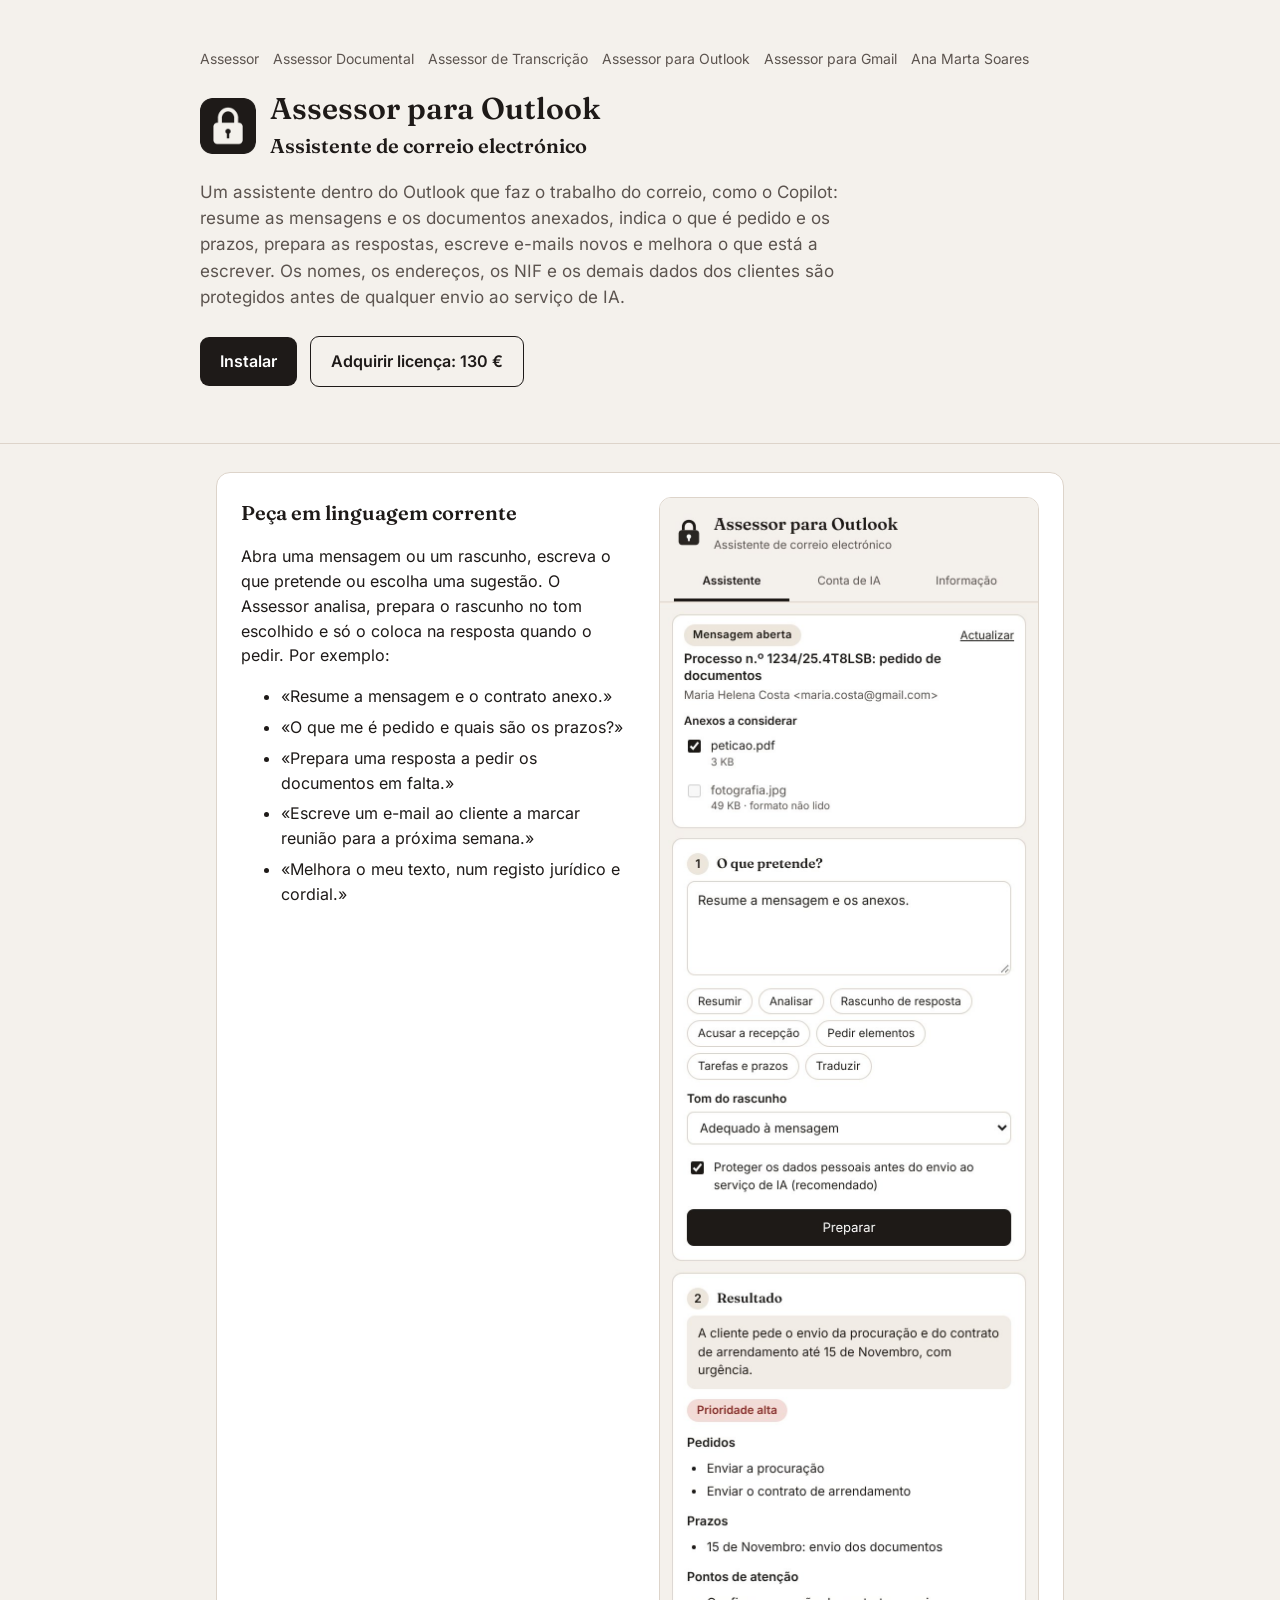
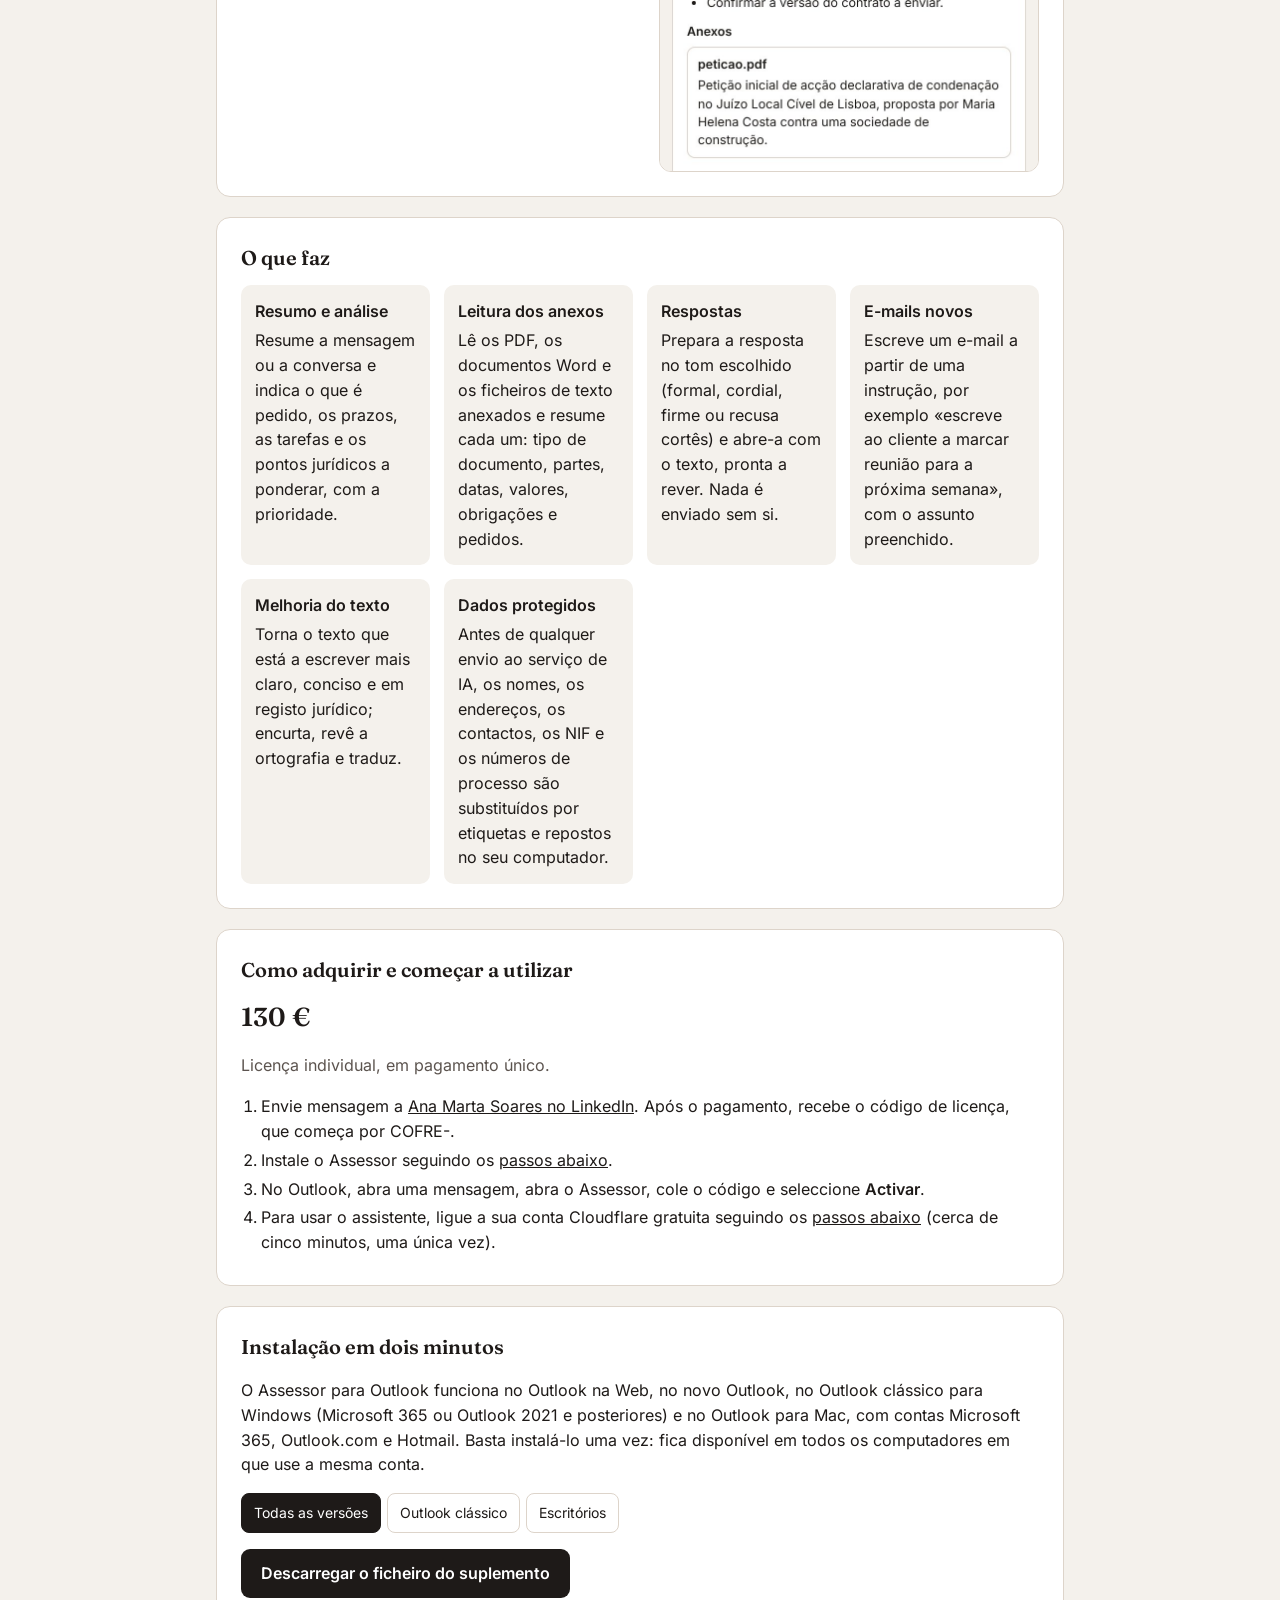
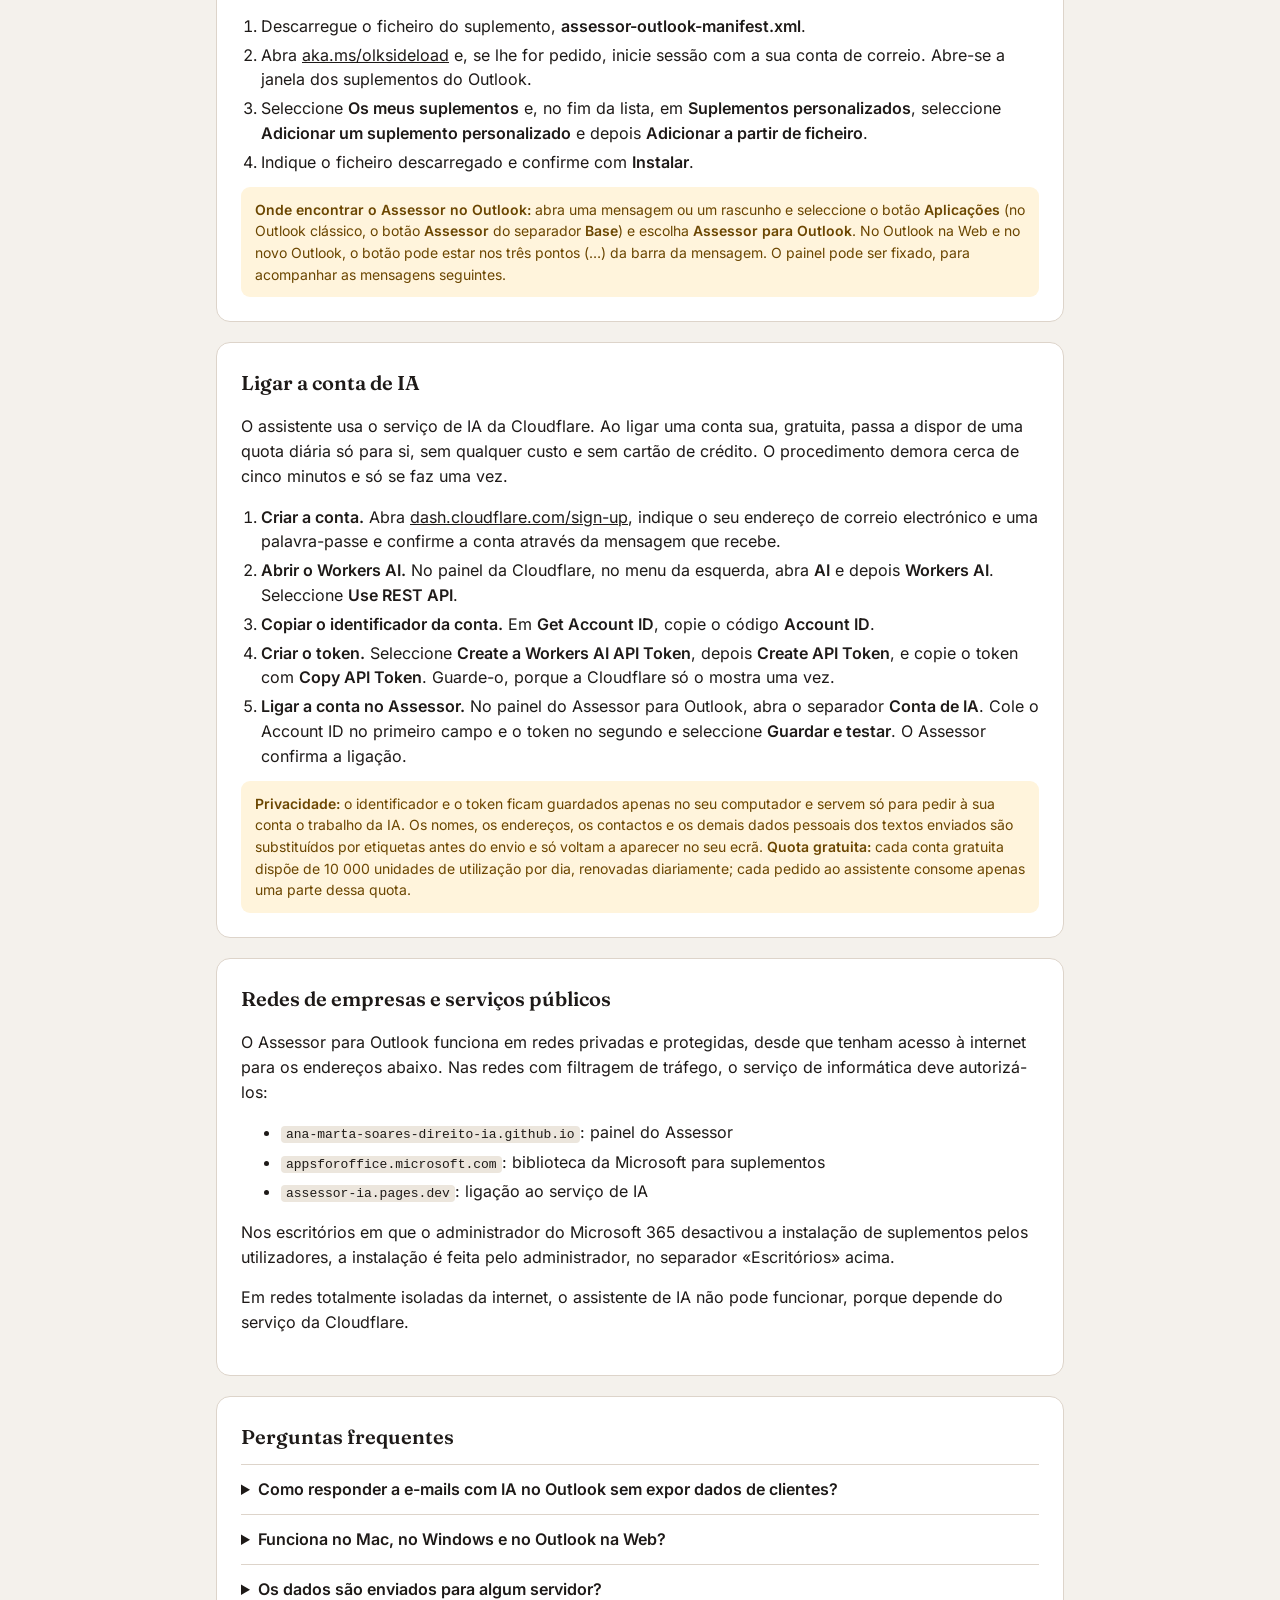
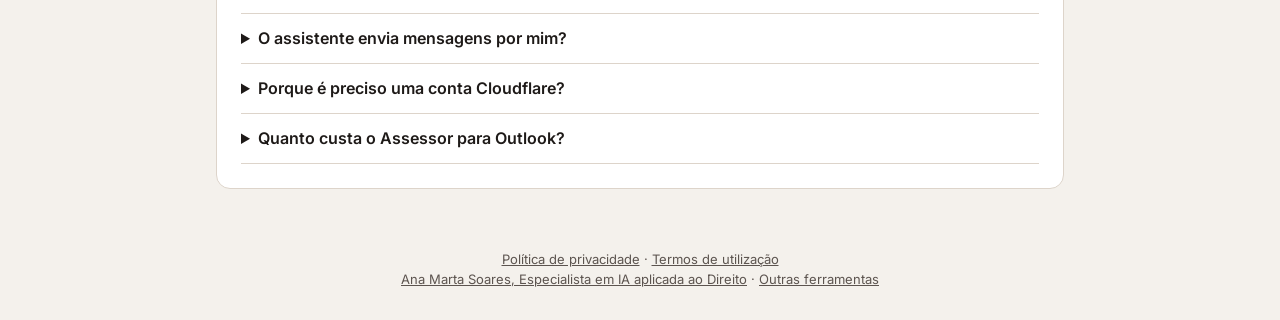
<file: outlook.html>
<!DOCTYPE html>
<html lang="pt-PT">
<head>
<meta charset="UTF-8">
<meta name="viewport" content="width=device-width, initial-scale=1">
<title>Assessor para Outlook: assistente de IA que resume e-mails e anexos e prepara respostas | Ana Marta Soares</title>
<meta name="description" content="Assistente de IA para o Outlook: resume e analisa mensagens e anexos (PDF e Word), identifica pedidos e prazos, prepara respostas, escreve e-mails e melhora o texto, com os dados pessoais protegidos antes de qualquer envio. Licença: 130 €.">
<link rel="canonical" href="https://ana-marta-soares-direito-ia.github.io/assessor/outlook.html">
<meta name="robots" content="index, follow">
<meta name="author" content="Ana Marta Soares">
<meta property="og:type" content="website">
<meta property="og:locale" content="pt_PT">
<meta property="og:title" content="Assessor para Outlook">
<meta property="og:description" content="Assistente de IA para o Outlook: resume e analisa mensagens e anexos (PDF e Word), identifica pedidos e prazos, prepara respostas, escreve e-mails e melhora o texto, com os dados pessoais protegidos antes de qualquer envio. Licença: 130 €.">
<meta property="og:url" content="https://ana-marta-soares-direito-ia.github.io/assessor/outlook.html">
<meta property="og:image" content="https://ana-marta-soares-direito-ia.github.io/assessor/assets/outlook-painel.jpg">
<meta name="twitter:card" content="summary_large_image">
<script type="application/ld+json">[{"@context": "https://schema.org", "@type": "SoftwareApplication", "name": "Assessor para Outlook", "url": "https://ana-marta-soares-direito-ia.github.io/assessor/outlook.html", "applicationCategory": "BusinessApplication", "operatingSystem": "Windows, macOS, Outlook na Web", "inLanguage": "pt-PT", "description": "Assistente de IA para o Outlook: resume e analisa mensagens e anexos (PDF e Word), identifica pedidos e prazos, prepara respostas, escreve e-mails e melhora o texto, com os dados pessoais protegidos antes de qualquer envio. Licença: 130 €.", "image": "https://ana-marta-soares-direito-ia.github.io/assessor/assets/outlook-painel.jpg", "offers": {"@type": "Offer", "price": "130", "priceCurrency": "EUR"}, "author": {"@type": "Person", "name": "Ana Marta Soares", "jobTitle": "Especialista em IA aplicada ao Direito", "url": "https://ana-marta-soares.netlify.app/", "sameAs": ["https://www.linkedin.com/in/marta-soares-direito-ia"]}}, {"@context": "https://schema.org", "@type": "FAQPage", "mainEntity": [{"@type": "Question", "name": "Como responder a e-mails com IA no Outlook sem expor dados de clientes?", "acceptedAnswer": {"@type": "Answer", "text": "Com o Assessor para Outlook, abra a mensagem, escolha «Rascunho de resposta» e seleccione «Preparar». Antes do envio ao serviço de IA, os dados pessoais são substituídos por etiquetas, que são repostas no seu computador quando o rascunho chega."}}, {"@type": "Question", "name": "Funciona no Mac, no Windows e no Outlook na Web?", "acceptedAnswer": {"@type": "Answer", "text": "Sim: no Outlook na Web, no novo Outlook, no Outlook clássico para Windows (Microsoft 365 ou Outlook 2021 e posteriores) e no Outlook para Mac, com contas Microsoft 365, Outlook.com e Hotmail. Instalado uma vez, fica disponível em todas as versões com a mesma conta."}}, {"@type": "Question", "name": "Os dados são enviados para algum servidor?", "acceptedAnswer": {"@type": "Answer", "text": "Os anexos são lidos no computador. O assistente envia ao serviço de IA da conta Cloudflare do próprio utilizador apenas a mensagem, os anexos seleccionados ou o rascunho em causa, com os nomes, os endereços de correio electrónico, os contactos, os NIF e os demais dados pessoais substituídos por etiquetas, que são repostas no computador quando a resposta chega."}}, {"@type": "Question", "name": "O assistente envia mensagens por mim?", "acceptedAnswer": {"@type": "Answer", "text": "Não. O Assessor prepara o rascunho e coloca-o na mensagem apenas quando o utilizador o pede; o envio é sempre feito pelo utilizador, depois de rever o texto."}}, {"@type": "Question", "name": "Porque é preciso uma conta Cloudflare?", "acceptedAnswer": {"@type": "Answer", "text": "O assistente usa um modelo de IA na nuvem. Com a conta Cloudflare gratuita do próprio utilizador, a quota diária é só sua, sem custos e sem cartão de crédito. Os passos estão descritos nesta página, na secção «Ligar a conta de IA»."}}, {"@type": "Question", "name": "Quanto custa o Assessor para Outlook?", "acceptedAnswer": {"@type": "Answer", "text": "A licença individual custa 130 €, em pagamento único, e é adquirida a Ana Marta Soares."}}]}]</script>
<link rel="icon" href="assets/icon-64.png">
<style>
@font-face{font-family:"Fraunces";src:url("fonts/fraunces-600.woff2") format("woff2");font-weight:600;font-display:swap;}
@font-face{font-family:"Inter";src:url("fonts/inter-400.woff2") format("woff2");font-weight:400;font-display:swap;}
@font-face{font-family:"Inter";src:url("fonts/inter-600.woff2") format("woff2");font-weight:600;font-display:swap;}

  :root { --ink:#1e1a18; --muted:#5c544f; --line:#ddd4ca; --bg:#f4f1ec; --brand:#1e1a18; --brand2:#3a332f; --soft:#ece6dd; }
  * { box-sizing: border-box; }
  body { margin:0; font-family:"Segoe UI",-apple-system,BlinkMacSystemFont,"Helvetica Neue",Arial,sans-serif; color:var(--ink); background:var(--bg); line-height:1.55; }
  header { background:linear-gradient(135deg,var(--brand),var(--brand2)); color:#fff; padding:48px 16px 56px; }
  .wrap { max-width:880px; margin:0 auto; }
  .brand { display:flex; align-items:center; gap:14px; }
  .brand img { width:56px; height:56px; border-radius:12px; box-shadow:0 6px 20px rgba(0,0,0,.25); }
  h1 { margin:0; font-size:30px; line-height:1.15; }
  header p.lead { font-size:17px; max-width:640px; opacity:.93; margin:18px 0 26px; }
  .cta { display:inline-block; background:#fff; color:var(--brand); padding:12px 20px; border-radius:9px; font-weight:650; text-decoration:none; }
  .cta.solid { background:var(--brand); color:#fff; }
  .cta.ghost { background:transparent; color:#fff; border:1px solid rgba(255,255,255,.6); margin-left:8px; }
  main { padding:8px 16px 40px; }
  section { background:#fff; border:1px solid var(--line); border-radius:14px; padding:24px; margin-top:20px; }
  h2 { font-size:20px; margin:0 0 12px; color:var(--brand); }
  h3 { font-size:15px; margin:18px 0 6px; }
  .grid { display:grid; grid-template-columns:repeat(auto-fit,minmax(180px,1fr)); gap:14px; }
  .feat { background:var(--bg); border-radius:10px; padding:14px; }
  .feat b { display:block; margin-bottom:4px; }
  ol { padding-left:20px; margin:6px 0; } li { margin:4px 0; }
  .tabs { display:flex; flex-wrap:wrap; gap:6px; margin-bottom:14px; }
  .tabs button { font:inherit; font-size:14px; border:1px solid var(--line); background:#fff; color:var(--brand); padding:8px 12px; border-radius:8px; cursor:pointer; }
  .tabs button.on { background:var(--brand); color:#fff; border-color:var(--brand); }
  .pane { display:none; } .pane.on { display:block; }
  code { background:var(--soft); color:var(--brand); padding:1px 5px; border-radius:4px; font-size:13px; word-break:break-all; }
  .note { background:#fff4dc; color:#6b4600; border-radius:9px; padding:12px 14px; font-size:14px; margin-top:12px; }
  .muted { color:var(--muted); }
  footer { text-align:center; color:var(--brand); font-size:13px; padding:20px 16px 32px; }
  @media (max-width:520px){ h1{font-size:24px} .cta.ghost{margin:10px 0 0} section{padding:18px} }

  /* estilo sóbrio */
  body { font-family:"Inter","Segoe UI",-apple-system,BlinkMacSystemFont,"Helvetica Neue",Arial,sans-serif; }
  header { background:#f4f1ec !important; color:var(--ink) !important; border-bottom:1px solid var(--line); }
  header p.lead { color:var(--muted); opacity:1; }
  h1, h2 { font-family:"Fraunces",Georgia,serif; font-weight:600; }
  h2 { color:var(--ink) !important; }
  .brand img { box-shadow:none; }
  .cta { background:var(--ink) !important; color:#fff !important; }
  .cta.ghost { background:transparent !important; color:var(--ink) !important; border:1px solid var(--ink) !important; }
  .tabs button { color:var(--ink); }
  .tabs button.on { background:var(--ink); border-color:var(--ink); color:#fff; }
  code { background:#ece6dd; color:var(--ink); }
  a { color:var(--ink); }
  footer { color:var(--muted); }
  .shot { display:block; width:100%; max-width:380px; margin:0 auto; border:1px solid var(--line); border-radius:12px; }
  .duas { display:grid; grid-template-columns: 1fr 380px; gap:28px; align-items:start; } @media (max-width:760px){ .duas{ grid-template-columns:1fr } }
  .price { font-family:"Fraunces",Georgia,serif; font-size:26px; font-weight:600; margin:0 0 4px; }
  nav.top { font-size:14px; margin-bottom:22px; } nav.top a { color:var(--muted); text-decoration:none; margin-right:14px; }
  details { border-top:1px solid var(--line); padding:12px 0; } details:last-child { border-bottom:1px solid var(--line); } summary { cursor:pointer; font-weight:600; }
  .exemplos li { margin:6px 0; }
</style>
</head>
<body>
<header>
  <div class="wrap">
    <nav class="top"><a href="./">Assessor</a><a href="documental.html">Assessor Documental</a><a href="transcricao.html">Assessor de Transcrição</a><a href="outlook.html">Assessor para Outlook</a><a href="gmail.html">Assessor para Gmail</a><a href="https://ana-marta-soares.netlify.app/">Ana Marta Soares</a></nav>
    <div class="brand"><img src="assets/icon-128.png" alt=""><h1>Assessor para Outlook<br><span style="font-weight:400;font-size:20px">Assistente de correio electrónico</span></h1></div>
    <p class="lead">Um assistente dentro do Outlook que faz o trabalho do correio, como o Copilot: resume as mensagens e os documentos anexados, indica o que é pedido e os prazos, prepara as respostas, escreve e-mails novos e melhora o que está a escrever. Os nomes, os endereços, os NIF e os demais dados dos clientes são protegidos antes de qualquer envio ao serviço de IA.</p>
    <a class="cta" href="#instalar">Instalar</a>
    <a class="cta ghost" href="#comprar">Adquirir licença: 130 €</a>
  </div>
</header>
<main class="wrap">
  <section>
    <div class="duas">
      <div>
        <h2>Peça em linguagem corrente</h2>
        <p>Abra uma mensagem ou um rascunho, escreva o que pretende ou escolha uma sugestão. O Assessor analisa, prepara o rascunho no tom escolhido e só o coloca na resposta quando o pedir. Por exemplo:</p>
        <ul class="exemplos"><li>«Resume a mensagem e o contrato anexo.»</li><li>«O que me é pedido e quais são os prazos?»</li><li>«Prepara uma resposta a pedir os documentos em falta.»</li><li>«Escreve um e-mail ao cliente a marcar reunião para a próxima semana.»</li><li>«Melhora o meu texto, num registo jurídico e cordial.»</li></ul>
      </div>
      <img class="shot" src="assets/outlook-painel.jpg" alt="Painel do Assessor para Outlook com o resumo de uma mensagem e do anexo e o rascunho de resposta" loading="lazy">
    </div>
  </section>
  <section>
    <h2>O que faz</h2>
    <div class="grid"><div class="feat"><b>Resumo e análise</b>Resume a mensagem ou a conversa e indica o que é pedido, os prazos, as tarefas e os pontos jurídicos a ponderar, com a prioridade.</div><div class="feat"><b>Leitura dos anexos</b>Lê os PDF, os documentos Word e os ficheiros de texto anexados e resume cada um: tipo de documento, partes, datas, valores, obrigações e pedidos.</div><div class="feat"><b>Respostas</b>Prepara a resposta no tom escolhido (formal, cordial, firme ou recusa cortês) e abre-a com o texto, pronta a rever. Nada é enviado sem si.</div><div class="feat"><b>E-mails novos</b>Escreve um e-mail a partir de uma instrução, por exemplo «escreve ao cliente a marcar reunião para a próxima semana», com o assunto preenchido.</div><div class="feat"><b>Melhoria do texto</b>Torna o texto que está a escrever mais claro, conciso e em registo jurídico; encurta, revê a ortografia e traduz.</div><div class="feat"><b>Dados protegidos</b>Antes de qualquer envio ao serviço de IA, os nomes, os endereços, os contactos, os NIF e os números de processo são substituídos por etiquetas e repostos no seu computador.</div></div>
  </section>
  <section id="comprar">
    <h2>Como adquirir e começar a utilizar</h2>
    <p class="price">130 €</p>
    <p class="muted">Licença individual, em pagamento único.</p>
    <ol>
      <li>Envie mensagem a <a href="https://www.linkedin.com/in/marta-soares-direito-ia">Ana Marta Soares no LinkedIn</a>. Após o pagamento, recebe o código de licença, que começa por COFRE-.</li>
      <li>Instale o Assessor seguindo os <a href="#instalar">passos abaixo</a>.</li>
      <li>No Outlook, abra uma mensagem, abra o Assessor, cole o código e seleccione <b>Activar</b>.</li>
      <li>Para usar o assistente, ligue a sua conta Cloudflare gratuita seguindo os <a href="#conta-ia">passos abaixo</a> (cerca de cinco minutos, uma única vez). </li>
    </ol>
  </section>
  <section id="instalar">
    <h2>Instalação em dois minutos</h2>
    <p>O Assessor para Outlook funciona no Outlook na Web, no novo Outlook, no Outlook clássico para Windows (Microsoft 365 ou Outlook 2021 e posteriores) e no Outlook para Mac, com contas Microsoft 365, Outlook.com e Hotmail. Basta instalá-lo uma vez: fica disponível em todos os computadores em que use a mesma conta.</p>
    <div class="tabs" role="tablist">
      <button class="on" data-p="web">Todas as versões</button>
      <button data-p="win">Outlook clássico</button>
      <button data-p="org">Escritórios</button>
    </div>
    <div class="pane on" id="p-web">
      <p><a class="cta solid" href="outlook/manifest.xml" download="assessor-outlook-manifest.xml">Descarregar o ficheiro do suplemento</a></p>
      <ol>
        <li>Descarregue o ficheiro do suplemento, <b>assessor-outlook-manifest.xml</b>.</li>
        <li>Abra <a href="https://aka.ms/olksideload" target="_blank" rel="noopener">aka.ms/olksideload</a> e, se lhe for pedido, inicie sessão com a sua conta de correio. Abre-se a janela dos suplementos do Outlook.</li>
        <li>Seleccione <b>Os meus suplementos</b> e, no fim da lista, em <b>Suplementos personalizados</b>, seleccione <b>Adicionar um suplemento personalizado</b> e depois <b>Adicionar a partir de ficheiro</b>.</li>
        <li>Indique o ficheiro descarregado e confirme com <b>Instalar</b>.</li>
      </ol>
    </div>
    <div class="pane" id="p-win">
      <ol>
        <li><a href="outlook/manifest.xml" download="assessor-outlook-manifest.xml">Descarregue o ficheiro do suplemento</a>.</li>
        <li>No Outlook, no separador <b>Base</b>, seleccione <b>Obter Suplementos</b> (ou <b>Todas as Aplicações</b>, consoante a versão).</li>
        <li>Seleccione <b>Os meus suplementos</b> e, em <b>Suplementos personalizados</b>, seleccione <b>Adicionar um suplemento personalizado</b> e depois <b>Adicionar a partir de ficheiro</b>.</li>
        <li>Indique o ficheiro descarregado e confirme com <b>Instalar</b>.</li>
      </ol>
    </div>
    <div class="pane" id="p-org">
      <p>Nos escritórios com Microsoft 365, o administrador pode instalar o suplemento para todos os utilizadores de uma só vez:</p>
      <ol>
        <li><a href="outlook/manifest.xml" download="assessor-outlook-manifest.xml">Descarregue o ficheiro do suplemento</a>.</li>
        <li>No Centro de administração do Microsoft 365, abra <b>Definições &gt; Aplicações integradas &gt; Carregar aplicações personalizadas</b>, escolha <b>Suplemento do Office</b> e carregue o ficheiro.</li>
        <li>Indique os utilizadores ou grupos abrangidos e conclua.</li>
      </ol>
    </div>
    <div class="note"><b>Onde encontrar o Assessor no Outlook:</b> abra uma mensagem ou um rascunho e seleccione o botão <b>Aplicações</b> (no Outlook clássico, o botão <b>Assessor</b> do separador <b>Base</b>) e escolha <b>Assessor para Outlook</b>. No Outlook na Web e no novo Outlook, o botão pode estar nos três pontos (…) da barra da mensagem. O painel pode ser fixado, para acompanhar as mensagens seguintes.</div>
  </section>
  <section id="conta-ia">
    <h2>Ligar a conta de IA</h2>
    <p>O assistente usa o serviço de IA da Cloudflare. Ao ligar uma conta sua, gratuita, passa a dispor de uma quota diária só para si, sem qualquer custo e sem cartão de crédito. O procedimento demora cerca de cinco minutos e só se faz uma vez. </p>
    <ol>
      <li><b>Criar a conta.</b> Abra <a href="https://dash.cloudflare.com/sign-up" target="_blank" rel="noopener">dash.cloudflare.com/sign-up</a>, indique o seu endereço de correio electrónico e uma palavra-passe e confirme a conta através da mensagem que recebe.</li>
      <li><b>Abrir o Workers AI.</b> No painel da Cloudflare, no menu da esquerda, abra <b>AI</b> e depois <b>Workers AI</b>. Seleccione <b>Use REST API</b>.</li>
      <li><b>Copiar o identificador da conta.</b> Em <b>Get Account ID</b>, copie o código <b>Account ID</b>.</li>
      <li><b>Criar o token.</b> Seleccione <b>Create a Workers AI API Token</b>, depois <b>Create API Token</b>, e copie o token com <b>Copy API Token</b>. Guarde-o, porque a Cloudflare só o mostra uma vez.</li>
      <li><b>Ligar a conta no Assessor.</b> No painel do Assessor para Outlook, abra o separador <b>Conta de IA</b>. Cole o Account ID no primeiro campo e o token no segundo e seleccione <b>Guardar e testar</b>. O Assessor confirma a ligação.</li>
    </ol>
    <div class="note"><b>Privacidade:</b> o identificador e o token ficam guardados apenas no seu computador e servem só para pedir à sua conta o trabalho da IA. Os nomes, os endereços, os contactos e os demais dados pessoais dos textos enviados são substituídos por etiquetas antes do envio e só voltam a aparecer no seu ecrã. <b>Quota gratuita:</b> cada conta gratuita dispõe de 10 000 unidades de utilização por dia, renovadas diariamente; cada pedido ao assistente consome apenas uma parte dessa quota.</div>
  </section>
  <section id="redes">
    <h2>Redes de empresas e serviços públicos</h2>
    <p>O Assessor para Outlook funciona em redes privadas e protegidas, desde que tenham acesso à internet para os endereços abaixo. Nas redes com filtragem de tráfego, o serviço de informática deve autorizá-los:</p>
    <ul>
      <li><code>ana-marta-soares-direito-ia.github.io</code>: painel do Assessor</li>
      <li><code>appsforoffice.microsoft.com</code>: biblioteca da Microsoft para suplementos</li>
      <li><code>assessor-ia.pages.dev</code>: ligação ao serviço de IA</li>
    </ul>
    <p>Nos escritórios em que o administrador do Microsoft 365 desactivou a instalação de suplementos pelos utilizadores, a instalação é feita pelo administrador, no separador «Escritórios» acima.</p>
    <p>Em redes totalmente isoladas da internet, o assistente de IA não pode funcionar, porque depende do serviço da Cloudflare.</p>
  </section>
  <section id="perguntas">
    <h2>Perguntas frequentes</h2>
    <details><summary>Como responder a e-mails com IA no Outlook sem expor dados de clientes?</summary><p>Com o Assessor para Outlook, abra a mensagem, escolha «Rascunho de resposta» e seleccione «Preparar». Antes do envio ao serviço de IA, os dados pessoais são substituídos por etiquetas, que são repostas no seu computador quando o rascunho chega.</p></details><details><summary>Funciona no Mac, no Windows e no Outlook na Web?</summary><p>Sim: no Outlook na Web, no novo Outlook, no Outlook clássico para Windows (Microsoft 365 ou Outlook 2021 e posteriores) e no Outlook para Mac, com contas Microsoft 365, Outlook.com e Hotmail. Instalado uma vez, fica disponível em todas as versões com a mesma conta.</p></details><details><summary>Os dados são enviados para algum servidor?</summary><p>Os anexos são lidos no computador. O assistente envia ao serviço de IA da conta Cloudflare do próprio utilizador apenas a mensagem, os anexos seleccionados ou o rascunho em causa, com os nomes, os endereços de correio electrónico, os contactos, os NIF e os demais dados pessoais substituídos por etiquetas, que são repostas no computador quando a resposta chega.</p></details><details><summary>O assistente envia mensagens por mim?</summary><p>Não. O Assessor prepara o rascunho e coloca-o na mensagem apenas quando o utilizador o pede; o envio é sempre feito pelo utilizador, depois de rever o texto.</p></details><details><summary>Porque é preciso uma conta Cloudflare?</summary><p>O assistente usa um modelo de IA na nuvem. Com a conta Cloudflare gratuita do próprio utilizador, a quota diária é só sua, sem custos e sem cartão de crédito. Os passos estão descritos nesta página, na secção «Ligar a conta de IA».</p></details><details><summary>Quanto custa o Assessor para Outlook?</summary><p>A licença individual custa 130 €, em pagamento único, e é adquirida a Ana Marta Soares.</p></details>
  </section>
</main>
<footer><a href="privacidade.html" style="color:inherit">Política de privacidade</a> · <a href="termos.html" style="color:inherit">Termos de utilização</a><br><a href="https://ana-marta-soares.netlify.app/" style="color:inherit">Ana Marta Soares, Especialista em IA aplicada ao Direito</a> · <a href="https://ana-marta-soares.netlify.app/#ferramentas" style="color:inherit">Outras ferramentas</a></footer>
<script>
  document.querySelectorAll('.tabs button').forEach(function (b) {
    b.addEventListener('click', function () {
      document.querySelectorAll('.tabs button').forEach(function (x) { x.classList.toggle('on', x === b); });
      document.querySelectorAll('.pane').forEach(function (p) { p.classList.toggle('on', p.id === 'p-' + b.dataset.p); });
    });
  });
</script>
</body>
</html>
</file>
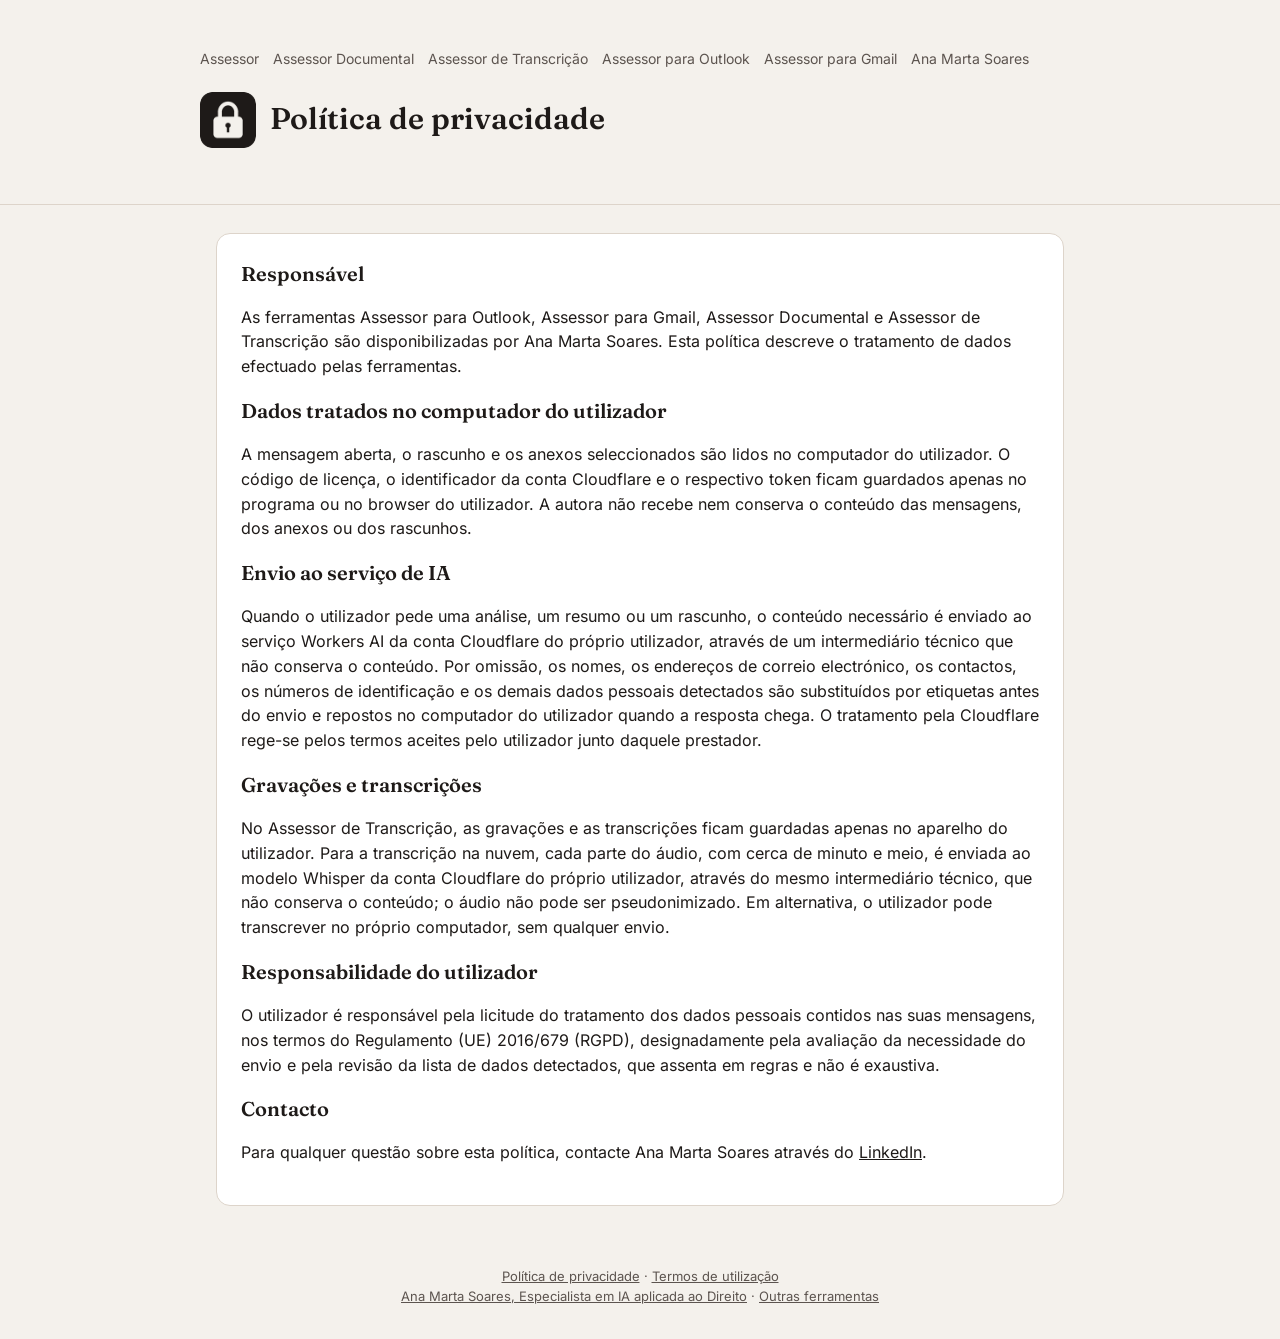
<file: privacidade.html>
<!DOCTYPE html>
<html lang="pt-PT">
<head>
<meta charset="UTF-8">
<meta name="viewport" content="width=device-width, initial-scale=1">
<title>Política de privacidade | Assessor</title>
<meta name="description" content="Política de privacidade das ferramentas Assessor.">
<link rel="canonical" href="https://ana-marta-soares-direito-ia.github.io/assessor/privacidade.html">
<meta name="author" content="Ana Marta Soares">
<meta property="og:type" content="website">
<meta property="og:locale" content="pt_PT">
<meta property="og:title" content="Política de privacidade | Assessor">
<meta property="og:description" content="Política de privacidade das ferramentas Assessor.">
<meta property="og:image" content="https://ana-marta-soares-direito-ia.github.io/assessor/assets/outlook-painel.jpg">
<link rel="icon" href="assets/icon-64.png">
<style>
@font-face{font-family:"Fraunces";src:url("fonts/fraunces-600.woff2") format("woff2");font-weight:600;font-display:swap;}
@font-face{font-family:"Inter";src:url("fonts/inter-400.woff2") format("woff2");font-weight:400;font-display:swap;}
@font-face{font-family:"Inter";src:url("fonts/inter-600.woff2") format("woff2");font-weight:600;font-display:swap;}

  :root { --ink:#1e1a18; --muted:#5c544f; --line:#ddd4ca; --bg:#f4f1ec; --brand:#1e1a18; --brand2:#3a332f; --soft:#ece6dd; }
  * { box-sizing: border-box; }
  body { margin:0; font-family:"Segoe UI",-apple-system,BlinkMacSystemFont,"Helvetica Neue",Arial,sans-serif; color:var(--ink); background:var(--bg); line-height:1.55; }
  header { background:linear-gradient(135deg,var(--brand),var(--brand2)); color:#fff; padding:48px 16px 56px; }
  .wrap { max-width:880px; margin:0 auto; }
  .brand { display:flex; align-items:center; gap:14px; }
  .brand img { width:56px; height:56px; border-radius:12px; box-shadow:0 6px 20px rgba(0,0,0,.25); }
  h1 { margin:0; font-size:30px; line-height:1.15; }
  header p.lead { font-size:17px; max-width:640px; opacity:.93; margin:18px 0 26px; }
  .cta { display:inline-block; background:#fff; color:var(--brand); padding:12px 20px; border-radius:9px; font-weight:650; text-decoration:none; }
  .cta.solid { background:var(--brand); color:#fff; }
  .cta.ghost { background:transparent; color:#fff; border:1px solid rgba(255,255,255,.6); margin-left:8px; }
  main { padding:8px 16px 40px; }
  section { background:#fff; border:1px solid var(--line); border-radius:14px; padding:24px; margin-top:20px; }
  h2 { font-size:20px; margin:0 0 12px; color:var(--brand); }
  h3 { font-size:15px; margin:18px 0 6px; }
  .grid { display:grid; grid-template-columns:repeat(auto-fit,minmax(180px,1fr)); gap:14px; }
  .feat { background:var(--bg); border-radius:10px; padding:14px; }
  .feat b { display:block; margin-bottom:4px; }
  ol { padding-left:20px; margin:6px 0; } li { margin:4px 0; }
  .tabs { display:flex; flex-wrap:wrap; gap:6px; margin-bottom:14px; }
  .tabs button { font:inherit; font-size:14px; border:1px solid var(--line); background:#fff; color:var(--brand); padding:8px 12px; border-radius:8px; cursor:pointer; }
  .tabs button.on { background:var(--brand); color:#fff; border-color:var(--brand); }
  .pane { display:none; } .pane.on { display:block; }
  code { background:var(--soft); color:var(--brand); padding:1px 5px; border-radius:4px; font-size:13px; word-break:break-all; }
  .note { background:#fff4dc; color:#6b4600; border-radius:9px; padding:12px 14px; font-size:14px; margin-top:12px; }
  .muted { color:var(--muted); }
  footer { text-align:center; color:var(--brand); font-size:13px; padding:20px 16px 32px; }
  @media (max-width:520px){ h1{font-size:24px} .cta.ghost{margin:10px 0 0} section{padding:18px} }

  /* estilo sóbrio */
  body { font-family:"Inter","Segoe UI",-apple-system,BlinkMacSystemFont,"Helvetica Neue",Arial,sans-serif; }
  header { background:#f4f1ec !important; color:var(--ink) !important; border-bottom:1px solid var(--line); }
  header p.lead { color:var(--muted); opacity:1; }
  h1, h2 { font-family:"Fraunces",Georgia,serif; font-weight:600; }
  h2 { color:var(--ink) !important; }
  .brand img { box-shadow:none; }
  .cta { background:var(--ink) !important; color:#fff !important; }
  .cta.ghost { background:transparent !important; color:var(--ink) !important; border:1px solid var(--ink) !important; }
  .tabs button { color:var(--ink); }
  .tabs button.on { background:var(--ink); border-color:var(--ink); color:#fff; }
  code { background:#ece6dd; color:var(--ink); }
  a { color:var(--ink); }
  footer { color:var(--muted); }
  .shot { display:block; width:100%; max-width:380px; margin:0 auto; border:1px solid var(--line); border-radius:12px; }
  .duas { display:grid; grid-template-columns: 1fr 380px; gap:28px; align-items:start; } @media (max-width:760px){ .duas{ grid-template-columns:1fr } }
  .price { font-family:"Fraunces",Georgia,serif; font-size:26px; font-weight:600; margin:0 0 4px; }
  nav.top { font-size:14px; margin-bottom:22px; } nav.top a { color:var(--muted); text-decoration:none; margin-right:14px; }
  details { border-top:1px solid var(--line); padding:12px 0; } details:last-child { border-bottom:1px solid var(--line); } summary { cursor:pointer; font-weight:600; }
  .exemplos li { margin:6px 0; }
</style>
</head>
<body>
<header>
  <div class="wrap">
    <nav class="top"><a href="./">Assessor</a><a href="documental.html">Assessor Documental</a><a href="transcricao.html">Assessor de Transcrição</a><a href="outlook.html">Assessor para Outlook</a><a href="gmail.html">Assessor para Gmail</a><a href="https://ana-marta-soares.netlify.app/">Ana Marta Soares</a></nav>
    <div class="brand"><img src="assets/icon-128.png" alt=""><h1>Política de privacidade</h1></div>
  </div>
</header>
<main class="wrap">
  <section>
    <h2>Responsável</h2>
    <p>As ferramentas Assessor para Outlook, Assessor para Gmail, Assessor Documental e Assessor de Transcrição são disponibilizadas por Ana Marta Soares. Esta política descreve o tratamento de dados efectuado pelas ferramentas.</p>
    <h2>Dados tratados no computador do utilizador</h2>
    <p>A mensagem aberta, o rascunho e os anexos seleccionados são lidos no computador do utilizador. O código de licença, o identificador da conta Cloudflare e o respectivo token ficam guardados apenas no programa ou no browser do utilizador. A autora não recebe nem conserva o conteúdo das mensagens, dos anexos ou dos rascunhos.</p>
    <h2>Envio ao serviço de IA</h2>
    <p>Quando o utilizador pede uma análise, um resumo ou um rascunho, o conteúdo necessário é enviado ao serviço Workers AI da conta Cloudflare do próprio utilizador, através de um intermediário técnico que não conserva o conteúdo. Por omissão, os nomes, os endereços de correio electrónico, os contactos, os números de identificação e os demais dados pessoais detectados são substituídos por etiquetas antes do envio e repostos no computador do utilizador quando a resposta chega. O tratamento pela Cloudflare rege-se pelos termos aceites pelo utilizador junto daquele prestador.</p>
    <h2>Gravações e transcrições</h2>
    <p>No Assessor de Transcrição, as gravações e as transcrições ficam guardadas apenas no aparelho do utilizador. Para a transcrição na nuvem, cada parte do áudio, com cerca de minuto e meio, é enviada ao modelo Whisper da conta Cloudflare do próprio utilizador, através do mesmo intermediário técnico, que não conserva o conteúdo; o áudio não pode ser pseudonimizado. Em alternativa, o utilizador pode transcrever no próprio computador, sem qualquer envio.</p>
    <h2>Responsabilidade do utilizador</h2>
    <p>O utilizador é responsável pela licitude do tratamento dos dados pessoais contidos nas suas mensagens, nos termos do Regulamento (UE) 2016/679 (RGPD), designadamente pela avaliação da necessidade do envio e pela revisão da lista de dados detectados, que assenta em regras e não é exaustiva.</p>
    <h2>Contacto</h2>
    <p>Para qualquer questão sobre esta política, contacte Ana Marta Soares através do <a href="https://www.linkedin.com/in/marta-soares-direito-ia">LinkedIn</a>.</p>
  </section>
</main>
<footer><a href="privacidade.html" style="color:inherit">Política de privacidade</a> · <a href="termos.html" style="color:inherit">Termos de utilização</a><br><a href="https://ana-marta-soares.netlify.app/" style="color:inherit">Ana Marta Soares, Especialista em IA aplicada ao Direito</a> · <a href="https://ana-marta-soares.netlify.app/#ferramentas" style="color:inherit">Outras ferramentas</a></footer>
</body>
</html>
</file>
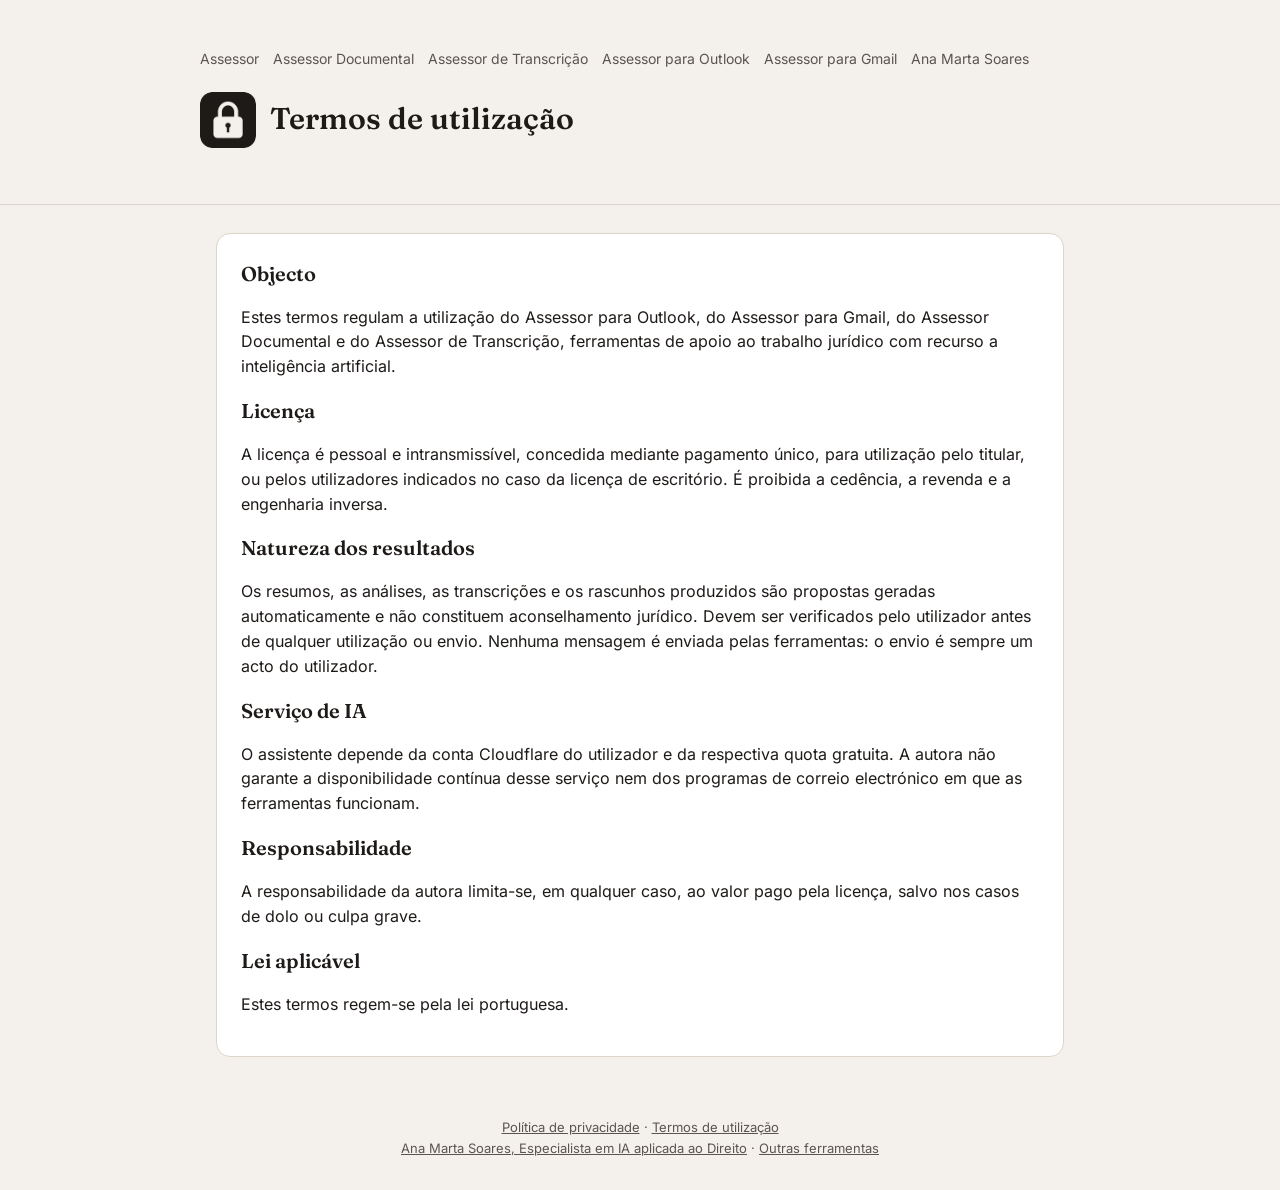
<file: termos.html>
<!DOCTYPE html>
<html lang="pt-PT">
<head>
<meta charset="UTF-8">
<meta name="viewport" content="width=device-width, initial-scale=1">
<title>Termos de utilização | Assessor</title>
<meta name="description" content="Termos de utilização das ferramentas Assessor.">
<link rel="canonical" href="https://ana-marta-soares-direito-ia.github.io/assessor/termos.html">
<meta name="author" content="Ana Marta Soares">
<meta property="og:type" content="website">
<meta property="og:locale" content="pt_PT">
<meta property="og:title" content="Termos de utilização | Assessor">
<meta property="og:description" content="Termos de utilização das ferramentas Assessor.">
<meta property="og:image" content="https://ana-marta-soares-direito-ia.github.io/assessor/assets/outlook-painel.jpg">
<link rel="icon" href="assets/icon-64.png">
<style>
@font-face{font-family:"Fraunces";src:url("fonts/fraunces-600.woff2") format("woff2");font-weight:600;font-display:swap;}
@font-face{font-family:"Inter";src:url("fonts/inter-400.woff2") format("woff2");font-weight:400;font-display:swap;}
@font-face{font-family:"Inter";src:url("fonts/inter-600.woff2") format("woff2");font-weight:600;font-display:swap;}

  :root { --ink:#1e1a18; --muted:#5c544f; --line:#ddd4ca; --bg:#f4f1ec; --brand:#1e1a18; --brand2:#3a332f; --soft:#ece6dd; }
  * { box-sizing: border-box; }
  body { margin:0; font-family:"Segoe UI",-apple-system,BlinkMacSystemFont,"Helvetica Neue",Arial,sans-serif; color:var(--ink); background:var(--bg); line-height:1.55; }
  header { background:linear-gradient(135deg,var(--brand),var(--brand2)); color:#fff; padding:48px 16px 56px; }
  .wrap { max-width:880px; margin:0 auto; }
  .brand { display:flex; align-items:center; gap:14px; }
  .brand img { width:56px; height:56px; border-radius:12px; box-shadow:0 6px 20px rgba(0,0,0,.25); }
  h1 { margin:0; font-size:30px; line-height:1.15; }
  header p.lead { font-size:17px; max-width:640px; opacity:.93; margin:18px 0 26px; }
  .cta { display:inline-block; background:#fff; color:var(--brand); padding:12px 20px; border-radius:9px; font-weight:650; text-decoration:none; }
  .cta.solid { background:var(--brand); color:#fff; }
  .cta.ghost { background:transparent; color:#fff; border:1px solid rgba(255,255,255,.6); margin-left:8px; }
  main { padding:8px 16px 40px; }
  section { background:#fff; border:1px solid var(--line); border-radius:14px; padding:24px; margin-top:20px; }
  h2 { font-size:20px; margin:0 0 12px; color:var(--brand); }
  h3 { font-size:15px; margin:18px 0 6px; }
  .grid { display:grid; grid-template-columns:repeat(auto-fit,minmax(180px,1fr)); gap:14px; }
  .feat { background:var(--bg); border-radius:10px; padding:14px; }
  .feat b { display:block; margin-bottom:4px; }
  ol { padding-left:20px; margin:6px 0; } li { margin:4px 0; }
  .tabs { display:flex; flex-wrap:wrap; gap:6px; margin-bottom:14px; }
  .tabs button { font:inherit; font-size:14px; border:1px solid var(--line); background:#fff; color:var(--brand); padding:8px 12px; border-radius:8px; cursor:pointer; }
  .tabs button.on { background:var(--brand); color:#fff; border-color:var(--brand); }
  .pane { display:none; } .pane.on { display:block; }
  code { background:var(--soft); color:var(--brand); padding:1px 5px; border-radius:4px; font-size:13px; word-break:break-all; }
  .note { background:#fff4dc; color:#6b4600; border-radius:9px; padding:12px 14px; font-size:14px; margin-top:12px; }
  .muted { color:var(--muted); }
  footer { text-align:center; color:var(--brand); font-size:13px; padding:20px 16px 32px; }
  @media (max-width:520px){ h1{font-size:24px} .cta.ghost{margin:10px 0 0} section{padding:18px} }

  /* estilo sóbrio */
  body { font-family:"Inter","Segoe UI",-apple-system,BlinkMacSystemFont,"Helvetica Neue",Arial,sans-serif; }
  header { background:#f4f1ec !important; color:var(--ink) !important; border-bottom:1px solid var(--line); }
  header p.lead { color:var(--muted); opacity:1; }
  h1, h2 { font-family:"Fraunces",Georgia,serif; font-weight:600; }
  h2 { color:var(--ink) !important; }
  .brand img { box-shadow:none; }
  .cta { background:var(--ink) !important; color:#fff !important; }
  .cta.ghost { background:transparent !important; color:var(--ink) !important; border:1px solid var(--ink) !important; }
  .tabs button { color:var(--ink); }
  .tabs button.on { background:var(--ink); border-color:var(--ink); color:#fff; }
  code { background:#ece6dd; color:var(--ink); }
  a { color:var(--ink); }
  footer { color:var(--muted); }
  .shot { display:block; width:100%; max-width:380px; margin:0 auto; border:1px solid var(--line); border-radius:12px; }
  .duas { display:grid; grid-template-columns: 1fr 380px; gap:28px; align-items:start; } @media (max-width:760px){ .duas{ grid-template-columns:1fr } }
  .price { font-family:"Fraunces",Georgia,serif; font-size:26px; font-weight:600; margin:0 0 4px; }
  nav.top { font-size:14px; margin-bottom:22px; } nav.top a { color:var(--muted); text-decoration:none; margin-right:14px; }
  details { border-top:1px solid var(--line); padding:12px 0; } details:last-child { border-bottom:1px solid var(--line); } summary { cursor:pointer; font-weight:600; }
  .exemplos li { margin:6px 0; }
</style>
</head>
<body>
<header>
  <div class="wrap">
    <nav class="top"><a href="./">Assessor</a><a href="documental.html">Assessor Documental</a><a href="transcricao.html">Assessor de Transcrição</a><a href="outlook.html">Assessor para Outlook</a><a href="gmail.html">Assessor para Gmail</a><a href="https://ana-marta-soares.netlify.app/">Ana Marta Soares</a></nav>
    <div class="brand"><img src="assets/icon-128.png" alt=""><h1>Termos de utilização</h1></div>
  </div>
</header>
<main class="wrap">
  <section>
    <h2>Objecto</h2>
    <p>Estes termos regulam a utilização do Assessor para Outlook, do Assessor para Gmail, do Assessor Documental e do Assessor de Transcrição, ferramentas de apoio ao trabalho jurídico com recurso a inteligência artificial.</p>
    <h2>Licença</h2>
    <p>A licença é pessoal e intransmissível, concedida mediante pagamento único, para utilização pelo titular, ou pelos utilizadores indicados no caso da licença de escritório. É proibida a cedência, a revenda e a engenharia inversa.</p>
    <h2>Natureza dos resultados</h2>
    <p>Os resumos, as análises, as transcrições e os rascunhos produzidos são propostas geradas automaticamente e não constituem aconselhamento jurídico. Devem ser verificados pelo utilizador antes de qualquer utilização ou envio. Nenhuma mensagem é enviada pelas ferramentas: o envio é sempre um acto do utilizador.</p>
    <h2>Serviço de IA</h2>
    <p>O assistente depende da conta Cloudflare do utilizador e da respectiva quota gratuita. A autora não garante a disponibilidade contínua desse serviço nem dos programas de correio electrónico em que as ferramentas funcionam.</p>
    <h2>Responsabilidade</h2>
    <p>A responsabilidade da autora limita-se, em qualquer caso, ao valor pago pela licença, salvo nos casos de dolo ou culpa grave.</p>
    <h2>Lei aplicável</h2>
    <p>Estes termos regem-se pela lei portuguesa.</p>
  </section>
</main>
<footer><a href="privacidade.html" style="color:inherit">Política de privacidade</a> · <a href="termos.html" style="color:inherit">Termos de utilização</a><br><a href="https://ana-marta-soares.netlify.app/" style="color:inherit">Ana Marta Soares, Especialista em IA aplicada ao Direito</a> · <a href="https://ana-marta-soares.netlify.app/#ferramentas" style="color:inherit">Outras ferramentas</a></footer>
</body>
</html>
</file>
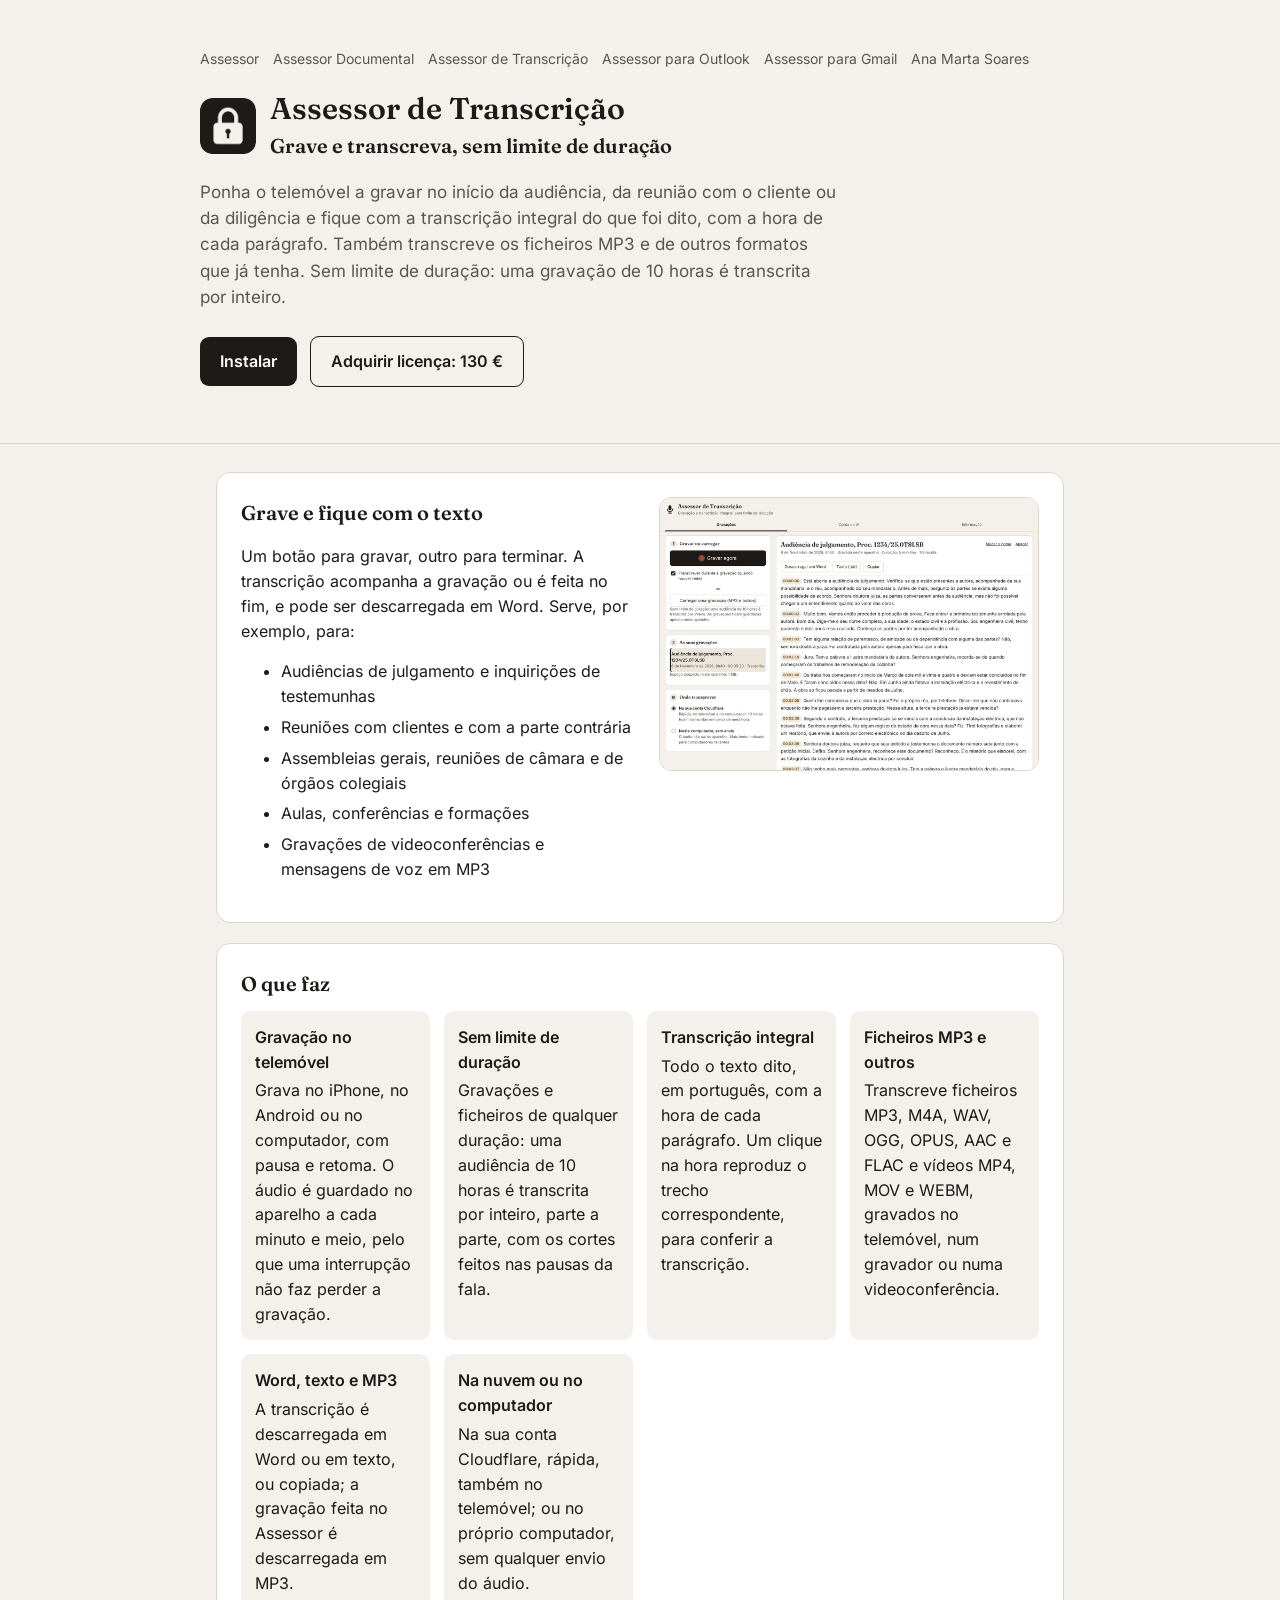
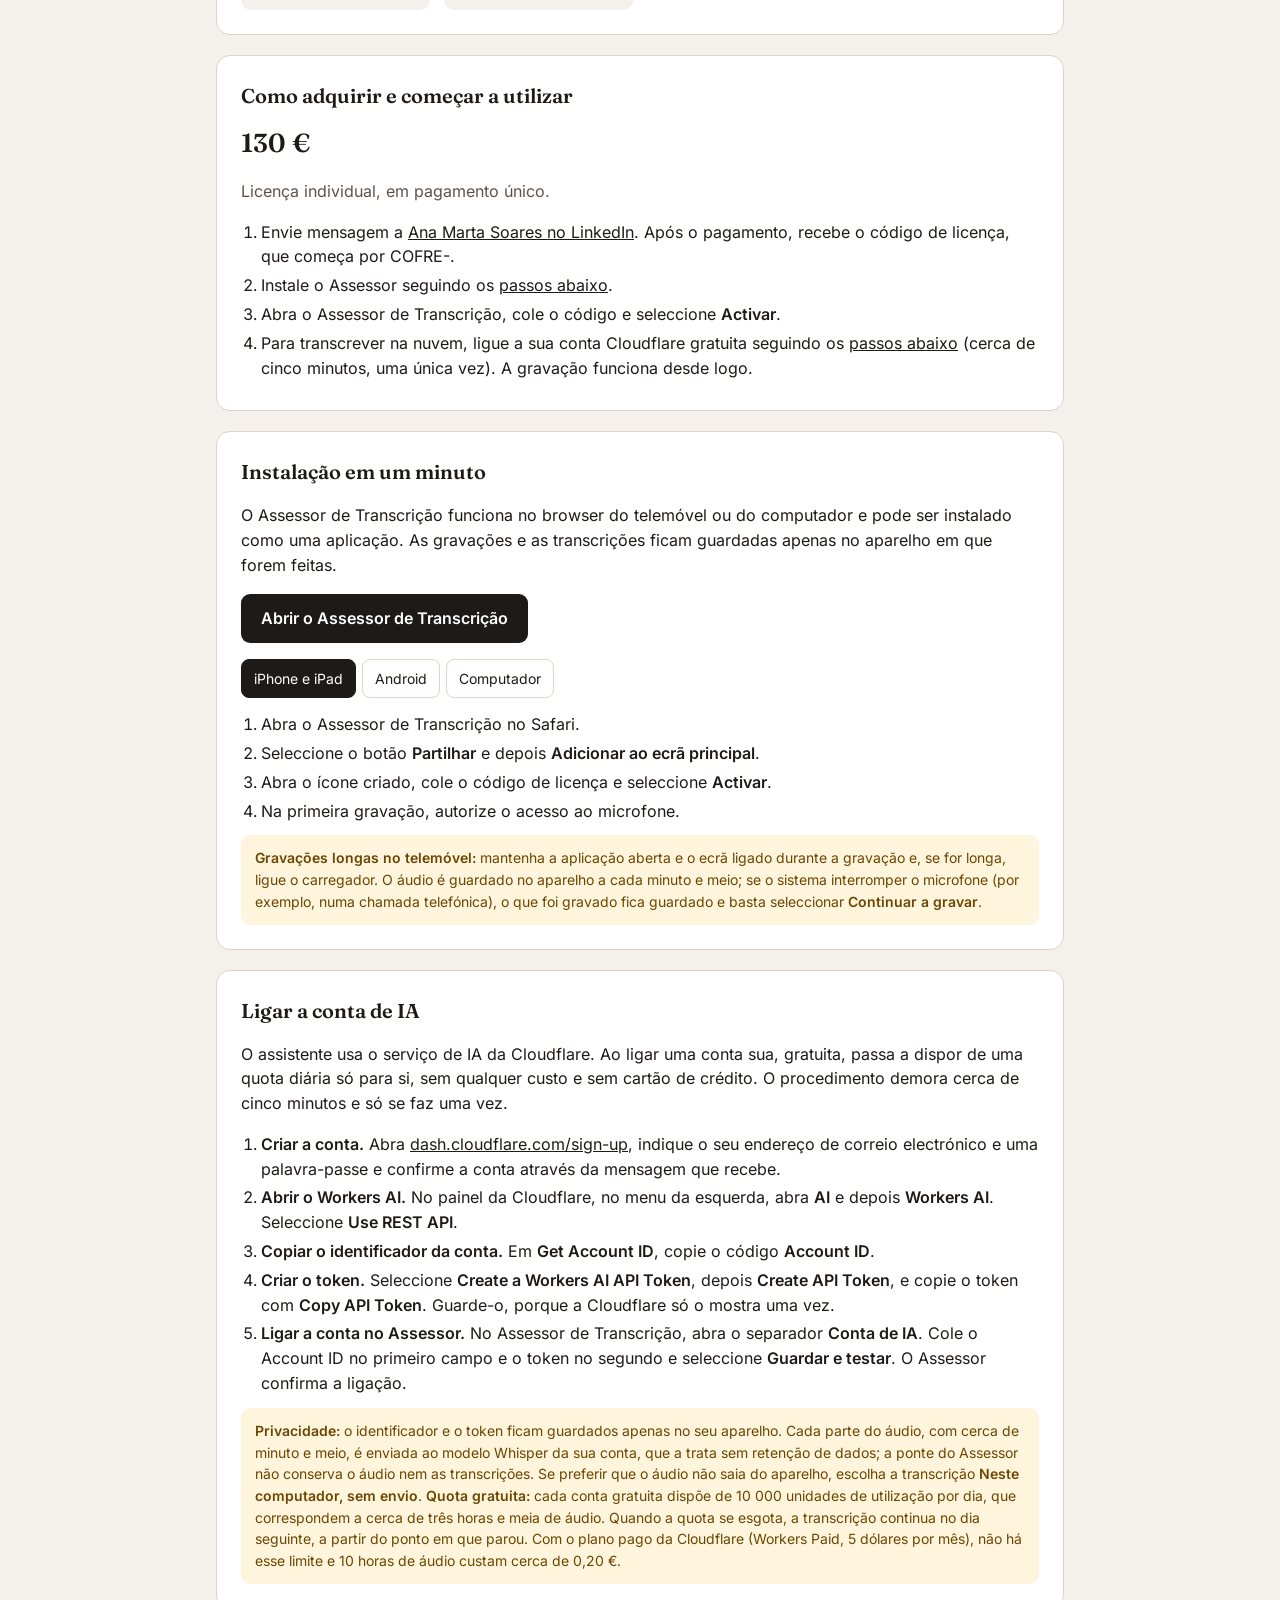
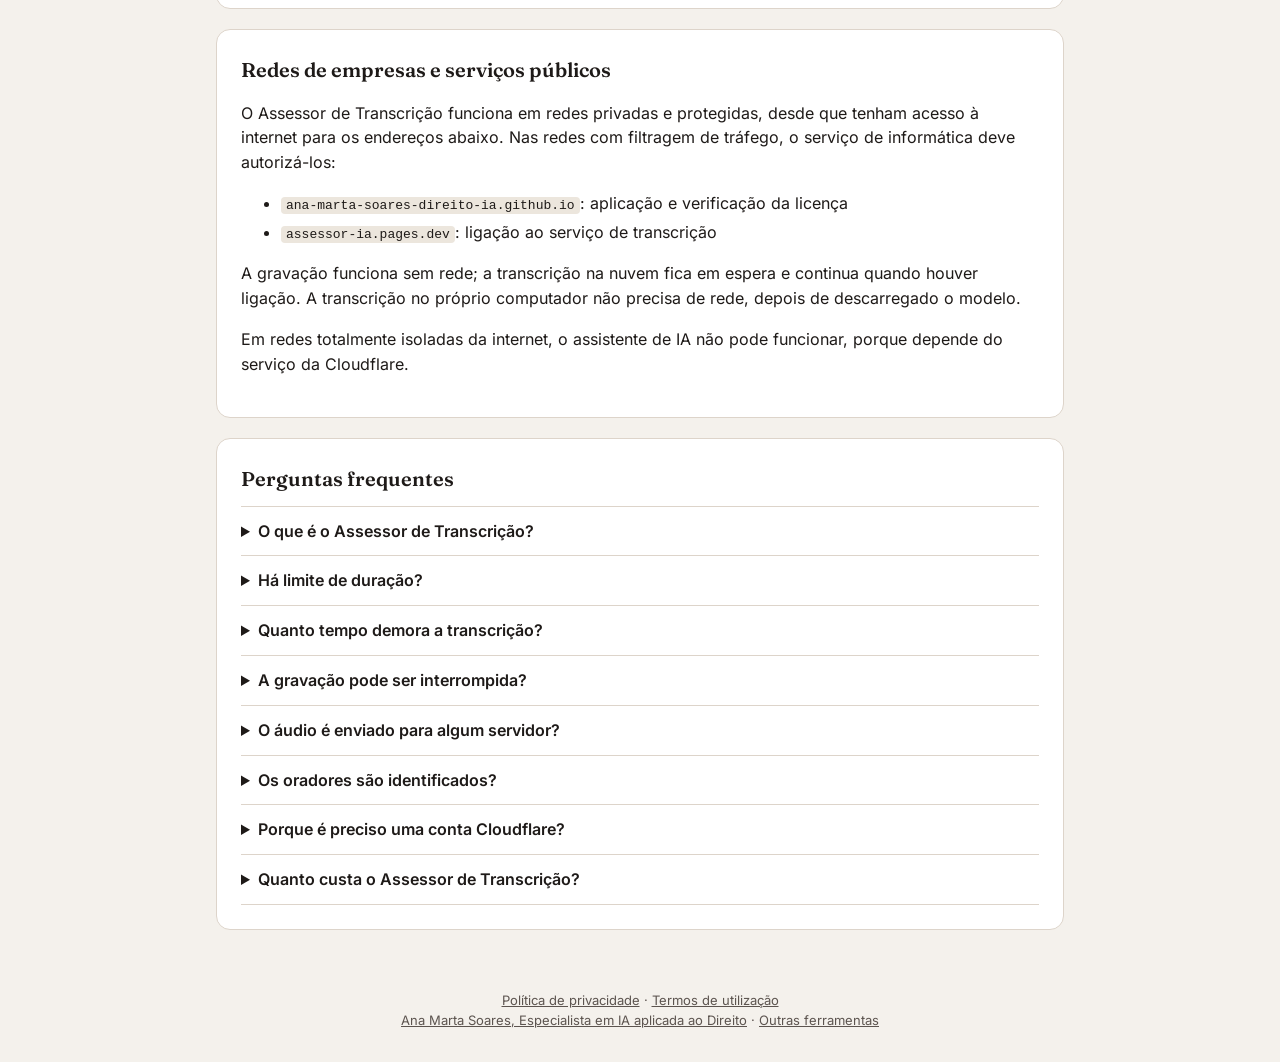
<file: transcricao.html>
<!DOCTYPE html>
<html lang="pt-PT">
<head>
<meta charset="UTF-8">
<meta name="viewport" content="width=device-width, initial-scale=1">
<title>Assessor de Transcrição: gravação no telemóvel e transcrição integral de audiências e reuniões | Ana Marta Soares</title>
<meta name="description" content="Aplicação para o telemóvel e o computador que grava audiências, reuniões e diligências e as transcreve na íntegra, com a hora de cada parágrafo, sem limite de duração. Também transcreve ficheiros MP3 e de outros formatos. Exporta em Word, texto e MP3. Licença: 130 €.">
<link rel="canonical" href="https://ana-marta-soares-direito-ia.github.io/assessor/transcricao.html">
<meta name="robots" content="index, follow">
<meta name="author" content="Ana Marta Soares">
<meta property="og:type" content="website">
<meta property="og:locale" content="pt_PT">
<meta property="og:title" content="Assessor de Transcrição">
<meta property="og:description" content="Aplicação para o telemóvel e o computador que grava audiências, reuniões e diligências e as transcreve na íntegra, com a hora de cada parágrafo, sem limite de duração. Também transcreve ficheiros MP3 e de outros formatos. Exporta em Word, texto e MP3. Licença: 130 €.">
<meta property="og:url" content="https://ana-marta-soares-direito-ia.github.io/assessor/transcricao.html">
<meta property="og:image" content="https://ana-marta-soares-direito-ia.github.io/assessor/assets/transcricao-painel.jpg">
<meta name="twitter:card" content="summary_large_image">
<script type="application/ld+json">[{"@context": "https://schema.org", "@type": "SoftwareApplication", "name": "Assessor de Transcrição", "url": "https://ana-marta-soares-direito-ia.github.io/assessor/transcricao.html", "applicationCategory": "BusinessApplication", "operatingSystem": "iOS, Android, Windows, macOS", "inLanguage": "pt-PT", "description": "Aplicação para o telemóvel e o computador que grava audiências, reuniões e diligências e as transcreve na íntegra, com a hora de cada parágrafo, sem limite de duração. Também transcreve ficheiros MP3 e de outros formatos. Exporta em Word, texto e MP3. Licença: 130 €.", "image": "https://ana-marta-soares-direito-ia.github.io/assessor/assets/transcricao-painel.jpg", "offers": {"@type": "Offer", "price": "130", "priceCurrency": "EUR"}, "author": {"@type": "Person", "name": "Ana Marta Soares", "jobTitle": "Especialista em IA aplicada ao Direito", "url": "https://ana-marta-soares.netlify.app/", "sameAs": ["https://www.linkedin.com/in/marta-soares-direito-ia"]}}, {"@context": "https://schema.org", "@type": "FAQPage", "mainEntity": [{"@type": "Question", "name": "O que é o Assessor de Transcrição?", "acceptedAnswer": {"@type": "Answer", "text": "Uma aplicação para o telemóvel e o computador que grava audiências, reuniões e diligências e as transcreve na íntegra, em português, com a hora de cada parágrafo, sem limite de duração. Também transcreve ficheiros de áudio e de vídeo que já tenha."}}, {"@type": "Question", "name": "Há limite de duração?", "acceptedAnswer": {"@type": "Answer", "text": "Não. As gravações e os ficheiros podem ter qualquer duração, por exemplo 10 horas. O áudio é dividido em partes de cerca de minuto e meio, cortadas nas pausas da fala, e todas são transcritas."}}, {"@type": "Question", "name": "Quanto tempo demora a transcrição?", "acceptedAnswer": {"@type": "Answer", "text": "Na conta Cloudflare, cada parte é transcrita em poucos segundos: com a transcrição durante a gravação, o texto fica pronto pouco depois de terminar. Um ficheiro de 10 horas fica transcrito em cerca de meia hora, dentro da quota disponível. No próprio computador, depende do equipamento."}}, {"@type": "Question", "name": "A gravação pode ser interrompida?", "acceptedAnswer": {"@type": "Answer", "text": "No telemóvel, a aplicação deve ficar aberta e o ecrã ligado. Se o sistema interromper o microfone, por exemplo numa chamada, o áudio gravado fica guardado e a gravação continua com «Continuar a gravar»."}}, {"@type": "Question", "name": "O áudio é enviado para algum servidor?", "acceptedAnswer": {"@type": "Answer", "text": "As gravações e as transcrições ficam guardadas apenas no aparelho. Na transcrição na nuvem, cada parte do áudio é enviada ao modelo Whisper da conta Cloudflare do próprio utilizador, sem retenção de dados. Na transcrição no computador, o áudio não sai do aparelho."}}, {"@type": "Question", "name": "Os oradores são identificados?", "acceptedAnswer": {"@type": "Answer", "text": "Não. A transcrição apresenta o texto integral com a hora de cada parágrafo, que permite ouvir o trecho e conferir quem fala."}}, {"@type": "Question", "name": "Porque é preciso uma conta Cloudflare?", "acceptedAnswer": {"@type": "Answer", "text": "A transcrição na nuvem corre na conta Cloudflare gratuita do próprio utilizador, com uma quota diária só sua, de cerca de três horas e meia de áudio, sem custos e sem cartão de crédito. Os passos estão nesta página, na secção «Ligar a conta de IA»."}}, {"@type": "Question", "name": "Quanto custa o Assessor de Transcrição?", "acceptedAnswer": {"@type": "Answer", "text": "A licença individual custa 130 €, em pagamento único, e é adquirida a Ana Marta Soares."}}]}]</script>
<link rel="icon" href="assets/icon-64.png">
<style>
@font-face{font-family:"Fraunces";src:url("fonts/fraunces-600.woff2") format("woff2");font-weight:600;font-display:swap;}
@font-face{font-family:"Inter";src:url("fonts/inter-400.woff2") format("woff2");font-weight:400;font-display:swap;}
@font-face{font-family:"Inter";src:url("fonts/inter-600.woff2") format("woff2");font-weight:600;font-display:swap;}

  :root { --ink:#1e1a18; --muted:#5c544f; --line:#ddd4ca; --bg:#f4f1ec; --brand:#1e1a18; --brand2:#3a332f; --soft:#ece6dd; }
  * { box-sizing: border-box; }
  body { margin:0; font-family:"Segoe UI",-apple-system,BlinkMacSystemFont,"Helvetica Neue",Arial,sans-serif; color:var(--ink); background:var(--bg); line-height:1.55; }
  header { background:linear-gradient(135deg,var(--brand),var(--brand2)); color:#fff; padding:48px 16px 56px; }
  .wrap { max-width:880px; margin:0 auto; }
  .brand { display:flex; align-items:center; gap:14px; }
  .brand img { width:56px; height:56px; border-radius:12px; box-shadow:0 6px 20px rgba(0,0,0,.25); }
  h1 { margin:0; font-size:30px; line-height:1.15; }
  header p.lead { font-size:17px; max-width:640px; opacity:.93; margin:18px 0 26px; }
  .cta { display:inline-block; background:#fff; color:var(--brand); padding:12px 20px; border-radius:9px; font-weight:650; text-decoration:none; }
  .cta.solid { background:var(--brand); color:#fff; }
  .cta.ghost { background:transparent; color:#fff; border:1px solid rgba(255,255,255,.6); margin-left:8px; }
  main { padding:8px 16px 40px; }
  section { background:#fff; border:1px solid var(--line); border-radius:14px; padding:24px; margin-top:20px; }
  h2 { font-size:20px; margin:0 0 12px; color:var(--brand); }
  h3 { font-size:15px; margin:18px 0 6px; }
  .grid { display:grid; grid-template-columns:repeat(auto-fit,minmax(180px,1fr)); gap:14px; }
  .feat { background:var(--bg); border-radius:10px; padding:14px; }
  .feat b { display:block; margin-bottom:4px; }
  ol { padding-left:20px; margin:6px 0; } li { margin:4px 0; }
  .tabs { display:flex; flex-wrap:wrap; gap:6px; margin-bottom:14px; }
  .tabs button { font:inherit; font-size:14px; border:1px solid var(--line); background:#fff; color:var(--brand); padding:8px 12px; border-radius:8px; cursor:pointer; }
  .tabs button.on { background:var(--brand); color:#fff; border-color:var(--brand); }
  .pane { display:none; } .pane.on { display:block; }
  code { background:var(--soft); color:var(--brand); padding:1px 5px; border-radius:4px; font-size:13px; word-break:break-all; }
  .note { background:#fff4dc; color:#6b4600; border-radius:9px; padding:12px 14px; font-size:14px; margin-top:12px; }
  .muted { color:var(--muted); }
  footer { text-align:center; color:var(--brand); font-size:13px; padding:20px 16px 32px; }
  @media (max-width:520px){ h1{font-size:24px} .cta.ghost{margin:10px 0 0} section{padding:18px} }

  /* estilo sóbrio */
  body { font-family:"Inter","Segoe UI",-apple-system,BlinkMacSystemFont,"Helvetica Neue",Arial,sans-serif; }
  header { background:#f4f1ec !important; color:var(--ink) !important; border-bottom:1px solid var(--line); }
  header p.lead { color:var(--muted); opacity:1; }
  h1, h2 { font-family:"Fraunces",Georgia,serif; font-weight:600; }
  h2 { color:var(--ink) !important; }
  .brand img { box-shadow:none; }
  .cta { background:var(--ink) !important; color:#fff !important; }
  .cta.ghost { background:transparent !important; color:var(--ink) !important; border:1px solid var(--ink) !important; }
  .tabs button { color:var(--ink); }
  .tabs button.on { background:var(--ink); border-color:var(--ink); color:#fff; }
  code { background:#ece6dd; color:var(--ink); }
  a { color:var(--ink); }
  footer { color:var(--muted); }
  .shot { display:block; width:100%; max-width:380px; margin:0 auto; border:1px solid var(--line); border-radius:12px; }
  .duas { display:grid; grid-template-columns: 1fr 380px; gap:28px; align-items:start; } @media (max-width:760px){ .duas{ grid-template-columns:1fr } }
  .price { font-family:"Fraunces",Georgia,serif; font-size:26px; font-weight:600; margin:0 0 4px; }
  nav.top { font-size:14px; margin-bottom:22px; } nav.top a { color:var(--muted); text-decoration:none; margin-right:14px; }
  details { border-top:1px solid var(--line); padding:12px 0; } details:last-child { border-bottom:1px solid var(--line); } summary { cursor:pointer; font-weight:600; }
  .exemplos li { margin:6px 0; }
</style>
</head>
<body>
<header>
  <div class="wrap">
    <nav class="top"><a href="./">Assessor</a><a href="documental.html">Assessor Documental</a><a href="transcricao.html">Assessor de Transcrição</a><a href="outlook.html">Assessor para Outlook</a><a href="gmail.html">Assessor para Gmail</a><a href="https://ana-marta-soares.netlify.app/">Ana Marta Soares</a></nav>
    <div class="brand"><img src="assets/icon-128.png" alt=""><h1>Assessor de Transcrição<br><span style="font-weight:400;font-size:20px">Grave e transcreva, sem limite de duração</span></h1></div>
    <p class="lead">Ponha o telemóvel a gravar no início da audiência, da reunião com o cliente ou da diligência e fique com a transcrição integral do que foi dito, com a hora de cada parágrafo. Também transcreve os ficheiros MP3 e de outros formatos que já tenha. Sem limite de duração: uma gravação de 10 horas é transcrita por inteiro.</p>
    <a class="cta" href="#instalar">Instalar</a>
    <a class="cta ghost" href="#comprar">Adquirir licença: 130 €</a>
  </div>
</header>
<main class="wrap">
  <section>
    <div class="duas">
      <div>
        <h2>Grave e fique com o texto</h2>
        <p>Um botão para gravar, outro para terminar. A transcrição acompanha a gravação ou é feita no fim, e pode ser descarregada em Word. Serve, por exemplo, para:</p>
        <ul class="exemplos"><li>Audiências de julgamento e inquirições de testemunhas</li><li>Reuniões com clientes e com a parte contrária</li><li>Assembleias gerais, reuniões de câmara e de órgãos colegiais</li><li>Aulas, conferências e formações</li><li>Gravações de videoconferências e mensagens de voz em MP3</li></ul>
      </div>
      <img class="shot" src="assets/transcricao-painel.jpg" alt="Assessor de Transcrição com a transcrição integral de uma audiência de julgamento, com a hora de cada parágrafo" loading="lazy">
    </div>
  </section>
  <section>
    <h2>O que faz</h2>
    <div class="grid"><div class="feat"><b>Gravação no telemóvel</b>Grava no iPhone, no Android ou no computador, com pausa e retoma. O áudio é guardado no aparelho a cada minuto e meio, pelo que uma interrupção não faz perder a gravação.</div><div class="feat"><b>Sem limite de duração</b>Gravações e ficheiros de qualquer duração: uma audiência de 10 horas é transcrita por inteiro, parte a parte, com os cortes feitos nas pausas da fala.</div><div class="feat"><b>Transcrição integral</b>Todo o texto dito, em português, com a hora de cada parágrafo. Um clique na hora reproduz o trecho correspondente, para conferir a transcrição.</div><div class="feat"><b>Ficheiros MP3 e outros</b>Transcreve ficheiros MP3, M4A, WAV, OGG, OPUS, AAC e FLAC e vídeos MP4, MOV e WEBM, gravados no telemóvel, num gravador ou numa videoconferência.</div><div class="feat"><b>Word, texto e MP3</b>A transcrição é descarregada em Word ou em texto, ou copiada; a gravação feita no Assessor é descarregada em MP3.</div><div class="feat"><b>Na nuvem ou no computador</b>Na sua conta Cloudflare, rápida, também no telemóvel; ou no próprio computador, sem qualquer envio do áudio.</div></div>
  </section>
  <section id="comprar">
    <h2>Como adquirir e começar a utilizar</h2>
    <p class="price">130 €</p>
    <p class="muted">Licença individual, em pagamento único.</p>
    <ol>
      <li>Envie mensagem a <a href="https://www.linkedin.com/in/marta-soares-direito-ia">Ana Marta Soares no LinkedIn</a>. Após o pagamento, recebe o código de licença, que começa por COFRE-.</li>
      <li>Instale o Assessor seguindo os <a href="#instalar">passos abaixo</a>.</li>
      <li>Abra o Assessor de Transcrição, cole o código e seleccione <b>Activar</b>.</li>
      <li>Para transcrever na nuvem, ligue a sua conta Cloudflare gratuita seguindo os <a href="#conta-ia">passos abaixo</a> (cerca de cinco minutos, uma única vez). A gravação funciona desde logo. </li>
    </ol>
  </section>
  <section id="instalar">
    <h2>Instalação em um minuto</h2>
    <p>O Assessor de Transcrição funciona no browser do telemóvel ou do computador e pode ser instalado como uma aplicação. As gravações e as transcrições ficam guardadas apenas no aparelho em que forem feitas.</p>
    <p><a class="cta solid" href="transcricao/" target="_blank" rel="noopener">Abrir o Assessor de Transcrição</a></p>
    <div class="tabs" role="tablist">
      <button class="on" data-p="iphone">iPhone e iPad</button>
      <button data-p="android">Android</button>
      <button data-p="pc">Computador</button>
    </div>
    <div class="pane on" id="p-iphone">
      <ol>
        <li>Abra o Assessor de Transcrição no Safari.</li>
        <li>Seleccione o botão <b>Partilhar</b> e depois <b>Adicionar ao ecrã principal</b>.</li>
        <li>Abra o ícone criado, cole o código de licença e seleccione <b>Activar</b>.</li>
        <li>Na primeira gravação, autorize o acesso ao microfone.</li>
      </ol>
    </div>
    <div class="pane" id="p-android">
      <ol>
        <li>Abra o Assessor de Transcrição no Chrome.</li>
        <li>No menu (os três pontos), seleccione <b>Instalar aplicação</b> ou <b>Adicionar ao ecrã principal</b>.</li>
        <li>Abra o ícone criado, cole o código de licença e seleccione <b>Activar</b>.</li>
        <li>Na primeira gravação, autorize o acesso ao microfone.</li>
      </ol>
    </div>
    <div class="pane" id="p-pc">
      <ol>
        <li>Abra o Assessor de Transcrição no Google Chrome, no Microsoft Edge ou no Brave.</li>
        <li>Seleccione o ícone de instalação, no lado direito da barra de endereço, e confirme com <b>Instalar</b>.</li>
        <li>Cole o código de licença e seleccione <b>Activar</b>.</li>
      </ol>
    </div>
    <div class="note"><b>Gravações longas no telemóvel:</b> mantenha a aplicação aberta e o ecrã ligado durante a gravação e, se for longa, ligue o carregador. O áudio é guardado no aparelho a cada minuto e meio; se o sistema interromper o microfone (por exemplo, numa chamada telefónica), o que foi gravado fica guardado e basta seleccionar <b>Continuar a gravar</b>.</div>
  </section>
  <section id="conta-ia">
    <h2>Ligar a conta de IA</h2>
    <p>O assistente usa o serviço de IA da Cloudflare. Ao ligar uma conta sua, gratuita, passa a dispor de uma quota diária só para si, sem qualquer custo e sem cartão de crédito. O procedimento demora cerca de cinco minutos e só se faz uma vez. </p>
    <ol>
      <li><b>Criar a conta.</b> Abra <a href="https://dash.cloudflare.com/sign-up" target="_blank" rel="noopener">dash.cloudflare.com/sign-up</a>, indique o seu endereço de correio electrónico e uma palavra-passe e confirme a conta através da mensagem que recebe.</li>
      <li><b>Abrir o Workers AI.</b> No painel da Cloudflare, no menu da esquerda, abra <b>AI</b> e depois <b>Workers AI</b>. Seleccione <b>Use REST API</b>.</li>
      <li><b>Copiar o identificador da conta.</b> Em <b>Get Account ID</b>, copie o código <b>Account ID</b>.</li>
      <li><b>Criar o token.</b> Seleccione <b>Create a Workers AI API Token</b>, depois <b>Create API Token</b>, e copie o token com <b>Copy API Token</b>. Guarde-o, porque a Cloudflare só o mostra uma vez.</li>
      <li><b>Ligar a conta no Assessor.</b> No Assessor de Transcrição, abra o separador <b>Conta de IA</b>. Cole o Account ID no primeiro campo e o token no segundo e seleccione <b>Guardar e testar</b>. O Assessor confirma a ligação.</li>
    </ol>
    <div class="note"><b>Privacidade:</b> o identificador e o token ficam guardados apenas no seu aparelho. Cada parte do áudio, com cerca de minuto e meio, é enviada ao modelo Whisper da sua conta, que a trata sem retenção de dados; a ponte do Assessor não conserva o áudio nem as transcrições. Se preferir que o áudio não saia do aparelho, escolha a transcrição <b>Neste computador, sem envio</b>. <b>Quota gratuita:</b> cada conta gratuita dispõe de 10 000 unidades de utilização por dia, que correspondem a cerca de três horas e meia de áudio. Quando a quota se esgota, a transcrição continua no dia seguinte, a partir do ponto em que parou. Com o plano pago da Cloudflare (Workers Paid, 5 dólares por mês), não há esse limite e 10 horas de áudio custam cerca de 0,20 €.</div>
  </section>
  <section id="redes">
    <h2>Redes de empresas e serviços públicos</h2>
    <p>O Assessor de Transcrição funciona em redes privadas e protegidas, desde que tenham acesso à internet para os endereços abaixo. Nas redes com filtragem de tráfego, o serviço de informática deve autorizá-los:</p>
    <ul>
      <li><code>ana-marta-soares-direito-ia.github.io</code>: aplicação e verificação da licença</li>
      <li><code>assessor-ia.pages.dev</code>: ligação ao serviço de transcrição</li>
    </ul>
    <p>A gravação funciona sem rede; a transcrição na nuvem fica em espera e continua quando houver ligação. A transcrição no próprio computador não precisa de rede, depois de descarregado o modelo.</p>
    <p>Em redes totalmente isoladas da internet, o assistente de IA não pode funcionar, porque depende do serviço da Cloudflare.</p>
  </section>
  <section id="perguntas">
    <h2>Perguntas frequentes</h2>
    <details><summary>O que é o Assessor de Transcrição?</summary><p>Uma aplicação para o telemóvel e o computador que grava audiências, reuniões e diligências e as transcreve na íntegra, em português, com a hora de cada parágrafo, sem limite de duração. Também transcreve ficheiros de áudio e de vídeo que já tenha.</p></details><details><summary>Há limite de duração?</summary><p>Não. As gravações e os ficheiros podem ter qualquer duração, por exemplo 10 horas. O áudio é dividido em partes de cerca de minuto e meio, cortadas nas pausas da fala, e todas são transcritas.</p></details><details><summary>Quanto tempo demora a transcrição?</summary><p>Na conta Cloudflare, cada parte é transcrita em poucos segundos: com a transcrição durante a gravação, o texto fica pronto pouco depois de terminar. Um ficheiro de 10 horas fica transcrito em cerca de meia hora, dentro da quota disponível. No próprio computador, depende do equipamento.</p></details><details><summary>A gravação pode ser interrompida?</summary><p>No telemóvel, a aplicação deve ficar aberta e o ecrã ligado. Se o sistema interromper o microfone, por exemplo numa chamada, o áudio gravado fica guardado e a gravação continua com «Continuar a gravar».</p></details><details><summary>O áudio é enviado para algum servidor?</summary><p>As gravações e as transcrições ficam guardadas apenas no aparelho. Na transcrição na nuvem, cada parte do áudio é enviada ao modelo Whisper da conta Cloudflare do próprio utilizador, sem retenção de dados. Na transcrição no computador, o áudio não sai do aparelho.</p></details><details><summary>Os oradores são identificados?</summary><p>Não. A transcrição apresenta o texto integral com a hora de cada parágrafo, que permite ouvir o trecho e conferir quem fala.</p></details><details><summary>Porque é preciso uma conta Cloudflare?</summary><p>A transcrição na nuvem corre na conta Cloudflare gratuita do próprio utilizador, com uma quota diária só sua, de cerca de três horas e meia de áudio, sem custos e sem cartão de crédito. Os passos estão nesta página, na secção «Ligar a conta de IA».</p></details><details><summary>Quanto custa o Assessor de Transcrição?</summary><p>A licença individual custa 130 €, em pagamento único, e é adquirida a Ana Marta Soares.</p></details>
  </section>
</main>
<footer><a href="privacidade.html" style="color:inherit">Política de privacidade</a> · <a href="termos.html" style="color:inherit">Termos de utilização</a><br><a href="https://ana-marta-soares.netlify.app/" style="color:inherit">Ana Marta Soares, Especialista em IA aplicada ao Direito</a> · <a href="https://ana-marta-soares.netlify.app/#ferramentas" style="color:inherit">Outras ferramentas</a></footer>
<script>
  document.querySelectorAll('.tabs button').forEach(function (b) {
    b.addEventListener('click', function () {
      document.querySelectorAll('.tabs button').forEach(function (x) { x.classList.toggle('on', x === b); });
      document.querySelectorAll('.pane').forEach(function (p) { p.classList.toggle('on', p.id === 'p-' + b.dataset.p); });
    });
  });
</script>
</body>
</html>
</file>
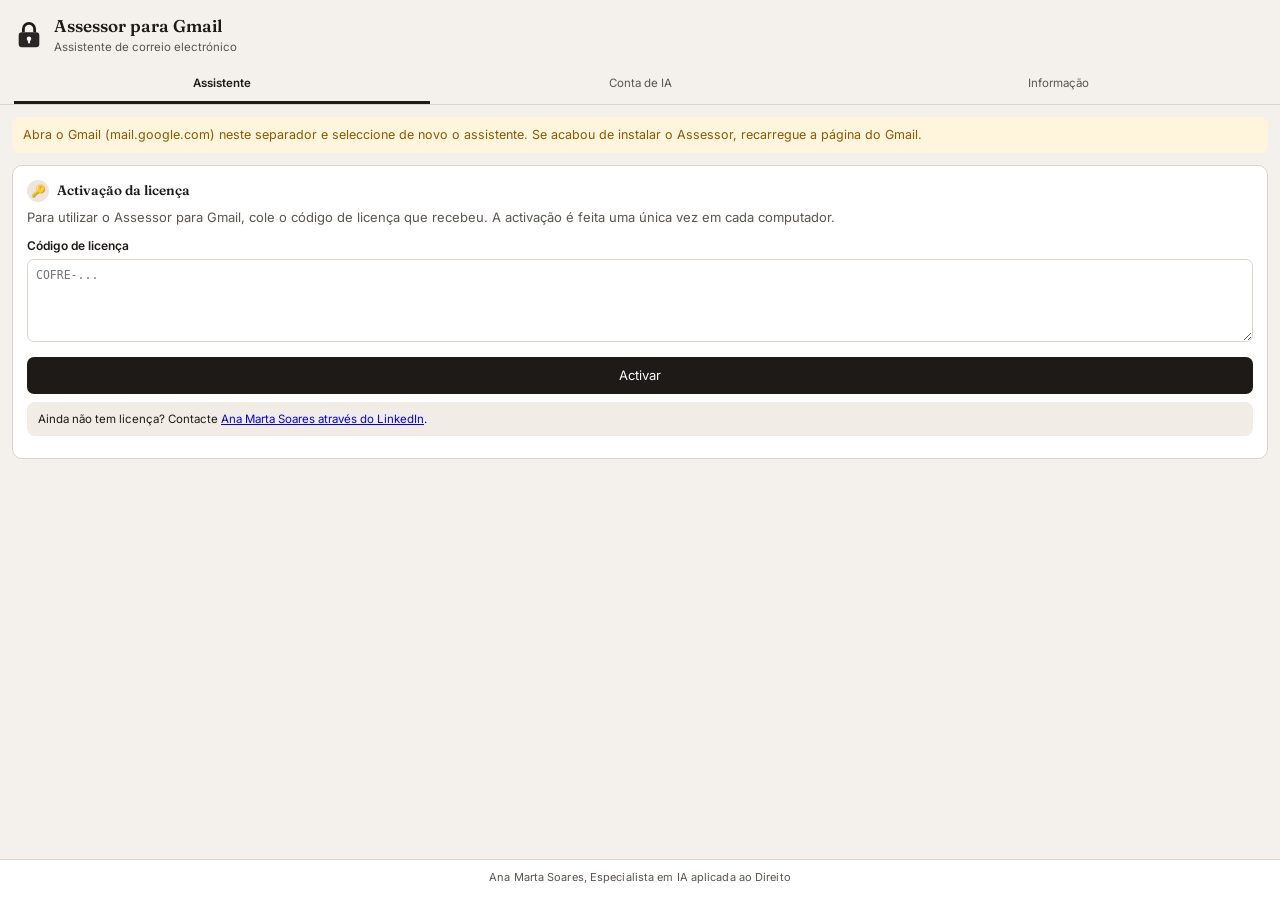
<file: gmail/extensao/sidepanel.html>
<!DOCTYPE html>
<html lang="pt-PT">
<head>
  <meta charset="UTF-8">
  <meta name="viewport" content="width=device-width, initial-scale=1">
  <title>Assessor para Gmail</title>
  <script src="suporte.js"></script>
  
  <link rel="stylesheet" href="taskpane.css">
  <link rel="stylesheet" href="office.css">
</head>
<body data-modo="nenhum">
  <header class="top">
    <div class="brand">
      <svg class="logo" viewBox="0 0 32 32" aria-hidden="true"><rect x="5" y="13" width="22" height="16" rx="3.5" fill="currentColor" opacity=".95"/><path d="M10 13V9.5a6 6 0 0 1 12 0V13" fill="none" stroke="currentColor" stroke-width="3"/><circle cx="16" cy="20" r="2.4" fill="#fff"/><rect x="15" y="21" width="2" height="4" rx="1" fill="#fff"/></svg>
      <div><h1>Assessor para Gmail</h1><p class="sub">Assistente de correio electrónico</p></div>
    </div>
    <nav class="tabs" role="tablist">
      <button class="tab active" data-tab="assist" role="tab" aria-selected="true">Assistente</button>
      <button class="tab" data-tab="conta" role="tab" aria-selected="false">Conta de IA</button>
      <button class="tab" data-tab="info" role="tab" aria-selected="false">Informação</button>
    </nav>
  </header>

  <main>
    <div id="unsupported" class="notice danger" hidden>Esta versão do programa não permite executar o Assessor. Actualize o Google Chrome, o Microsoft Edge ou o Brave para a versão mais recente.</div>
    <div id="outside" class="notice warn" hidden>Abra o Gmail (mail.google.com) neste separador e seleccione de novo o assistente. Se acabou de instalar o Assessor, recarregue a página do Gmail.</div>

    <section id="licGate" class="card" hidden>
      <div class="step"><span class="num">🔑</span><h2>Activação da licença</h2></div>
      <p class="muted">Para utilizar o Assessor para Gmail, cole o código de licença que recebeu. A activação é feita uma única vez em cada computador.</p>
      <label class="lbl" for="licCode">Código de licença</label>
      <textarea id="licCode" rows="4" placeholder="COFRE-..." spellcheck="false" autocomplete="off"></textarea>
      <button id="btnActivate" class="btn primary block">Activar</button>
      <div id="licStatus" class="status" aria-live="polite"></div>
      <div class="notice info small">Ainda não tem licença? Contacte <a href="https://www.linkedin.com/in/marta-soares-direito-ia" target="_blank" rel="noopener">Ana Marta Soares através do LinkedIn</a>.</div>
    </section>

    <!-- ============================================ ASSISTENTE -->
    <section id="tab-assist" class="panel active">
      <div id="avisoConta" class="notice warn small" hidden>Para usar o assistente, ligue primeiro a sua conta Cloudflare gratuita no separador «Conta de IA».</div>
      <div id="semMensagem" class="notice info small">Abra uma mensagem para a analisar ou responder, ou abra um rascunho para o melhorar. Depois, seleccione «Actualizar».</div>
      <div id="contexto" class="ctx" hidden>
        <div class="ctx-h"><span id="modoTexto" class="modo"></span><button id="btnActualizar" class="link-btn" title="Ler de novo a mensagem aberta">Actualizar</button></div>
        <div id="ctxAssunto" class="ctx-a"></div>
        <div id="ctxDe" class="ctx-d"></div>
        <div id="anexosBloco" hidden>
          <div class="ctx-l">Anexos a considerar</div>
          <div id="anexosLista"></div>
        </div>
      </div>
      <div class="card">
        <div class="step"><span class="num">1</span><h2>O que pretende?</h2></div>
        <textarea id="instrucao" rows="4" placeholder=""></textarea>
        <div id="sugLeitura" class="sugestoes">
          <button class="chip-btn" data-sugestao="Resume a mensagem e os anexos.">Resumir</button>
          <button class="chip-btn" data-sugestao="Analisa a mensagem e os anexos: indica o que me é pedido, os prazos e os pontos jurídicos a ponderar.">Analisar</button>
          <button class="chip-btn" data-sugestao="Prepara uma resposta a esta mensagem.">Rascunho de resposta</button>
          <button class="chip-btn" data-sugestao="Prepara uma resposta a confirmar a recepção e a indicar que responderei com detalhe em breve.">Acusar a recepção</button>
          <button class="chip-btn" data-sugestao="Prepara uma resposta a solicitar os documentos e as informações em falta.">Pedir elementos</button>
          <button class="chip-btn" data-sugestao="Indica as tarefas que tenho de cumprir e os prazos que resultam da mensagem e dos anexos.">Tarefas e prazos</button>
          <button class="chip-btn" data-sugestao="Traduz esta mensagem para português.">Traduzir</button>
        </div>
        <div id="sugComposicao" class="sugestoes" hidden>
          <button class="chip-btn" data-sugestao="Escreve um e-mail a ">Escrever um e-mail</button>
          <button class="chip-btn" data-sugestao="Melhora o meu texto: mais claro, conciso e em registo jurídico, sem alterar os factos.">Melhorar o texto</button>
          <button class="chip-btn" data-sugestao="Torna o meu texto mais formal.">Mais formal</button>
          <button class="chip-btn" data-sugestao="Torna o meu texto mais curto, mantendo o essencial.">Encurtar</button>
          <button class="chip-btn" data-sugestao="Revê a ortografia e a gramática do meu texto, sem alterar o conteúdo.">Rever a ortografia</button>
          <button class="chip-btn" data-sugestao="Traduz o meu texto para inglês, em registo jurídico.">Traduzir para inglês</button>
        </div>
        <label class="lbl" for="tom">Tom do rascunho</label>
        <select id="tom">
          <option value="">Adequado à mensagem</option>
          <option value="formal e institucional">Formal e institucional</option>
          <option value="cordial e próximo, mantendo o registo profissional">Cordial</option>
          <option value="firme e assertivo, sem ser descortês">Firme</option>
          <option value="recusa cortês e fundamentada">Recusa cortês</option>
        </select>
        <label class="check"><input type="checkbox" id="optMascara" checked><span>Proteger os dados pessoais antes do envio ao serviço de IA (recomendado)</span></label>
        <button id="btnExecutar" class="btn primary block">Preparar</button>
        <div id="assistStatus" class="status" aria-live="polite"></div>
      </div>

      <div id="resultadoCard" class="card" hidden>
        <div class="step"><span class="num">2</span><h2>Resultado</h2></div>
        <div id="resposta" class="resposta"></div>
        <div id="pontos" class="pontos" hidden></div>
        <div id="rascunhoBloco" hidden>
          <h3>Rascunho</h3>
          <label class="lbl" for="rascunhoAssunto">Assunto</label>
          <input id="rascunhoAssunto" type="text">
          <label class="lbl" for="rascunhoCorpo">Texto (pode editá-lo antes de o usar)</label>
          <textarea id="rascunhoCorpo" rows="12"></textarea>
          <div class="row wrap">
            <button id="btnResponder" class="btn primary">Responder com este texto</button>
            <button id="btnResponderTodos" class="btn secondary">Responder a todos</button>
            <button id="btnInserir" class="btn primary" hidden>Inserir no rascunho</button>
            <button id="btnCopiar" class="btn secondary">Copiar</button>
          </div>
          <p class="muted small" id="notaInserir">Ao inserir no rascunho, o texto substitui o que estiver seleccionado no rascunho; sem selecção, é inserido no início.</p>
          <div id="rascunhoStatus" class="status" aria-live="polite"></div>
        </div>
      </div>
    </section>

    <!-- ============================================ CONTA DE IA -->
    <section id="tab-conta" class="panel">
      <div class="card">
        <div class="step"><span class="num">☁</span><h2>Conta de IA</h2></div>
        <p class="muted">O assistente usa o serviço de IA da sua própria conta Cloudflare, gratuita, com uma quota diária só sua. Os dados pessoais são substituídos por etiquetas antes do envio e repostos no seu computador.</p>
        <div id="iaEstado" class="notice small"></div>
        <label class="lbl" for="iaConta">Identificador da conta (Account ID)</label>
        <input id="iaConta" type="text" spellcheck="false" autocomplete="off" placeholder="32 caracteres">
        <label class="lbl" for="iaToken">Token da API (Workers AI)</label>
        <input id="iaToken" type="password" spellcheck="false" autocomplete="off" placeholder="Cole o token">
        <button id="btnGuardarConta" class="btn primary block">Guardar e testar</button>
        <button id="btnRemoverConta" class="btn secondary block">Remover a conta deste computador</button>
        <div id="contaStatus" class="status" aria-live="polite"></div>
        <p class="muted small">Os dados de acesso ficam guardados apenas neste computador. Os passos, que demoram cerca de cinco minutos, estão em <a href="https://ana-marta-soares-direito-ia.github.io/assessor/gmail.html#conta-ia" target="_blank" rel="noopener">ana-marta-soares-direito-ia.github.io/assessor/gmail.html</a>, na secção «Ligar a conta de IA».</p>
      </div>
    </section>

    <!-- ============================================ INFORMAÇÃO -->
    <section id="tab-info" class="panel">
      <div class="card prose">
        <h2>Assistente</h2>
        <p>O assistente resume e analisa a mensagem aberta e os anexos (PDF, Word e texto), indica o que é pedido, os prazos, as tarefas e os pontos jurídicos a ponderar, prepara respostas no tom escolhido, escreve novos e-mails a partir de uma instrução e melhora, encurta, revê ou traduz o texto em escrita. Os rascunhos só são colocados na mensagem quando o utilizador o pede, e devem ser revistos antes do envio.</p>
        <h2>Protecção dos dados</h2>
        <p>Os anexos são lidos neste computador. Antes do envio ao serviço de IA da conta Cloudflare do utilizador, os nomes, os endereços, os contactos, os números de identificação e os demais dados pessoais são substituídos por etiquetas, que são repostas neste computador quando a resposta chega.</p>
        <h2>Limitações</h2>
        <p>As propostas do assistente devem ser verificadas antes de serem utilizadas. Os PDF digitalizados sem texto não podem ser lidos. A detecção de dados pessoais assenta em regras e em léxicos de nomes.</p>
        <h2>Licença</h2>
        <p id="licInfo" class="muted">Sem licença activada.</p>
        <button id="btnDeactivate" class="btn secondary" hidden>Remover a licença deste computador</button>
        <p class="muted small" style="margin-top:12px">Versão 1.2.0</p>
      </div>
    </section>
  </main>

  <footer class="mark">Ana Marta Soares, Especialista em IA aplicada ao Direito</footer>

  <script src="nacl-fast.min.js"></script>
  <script src="licenca.js"></script>
  <script src="engine.js"></script>
  <script src="docxutil.js"></script>
  <script src="comum.js"></script>
  <script src="anexos.js"></script>
  <script src="gmail-host.js"></script>
  <script src="correio.js"></script>
</body>
</html>
</file>
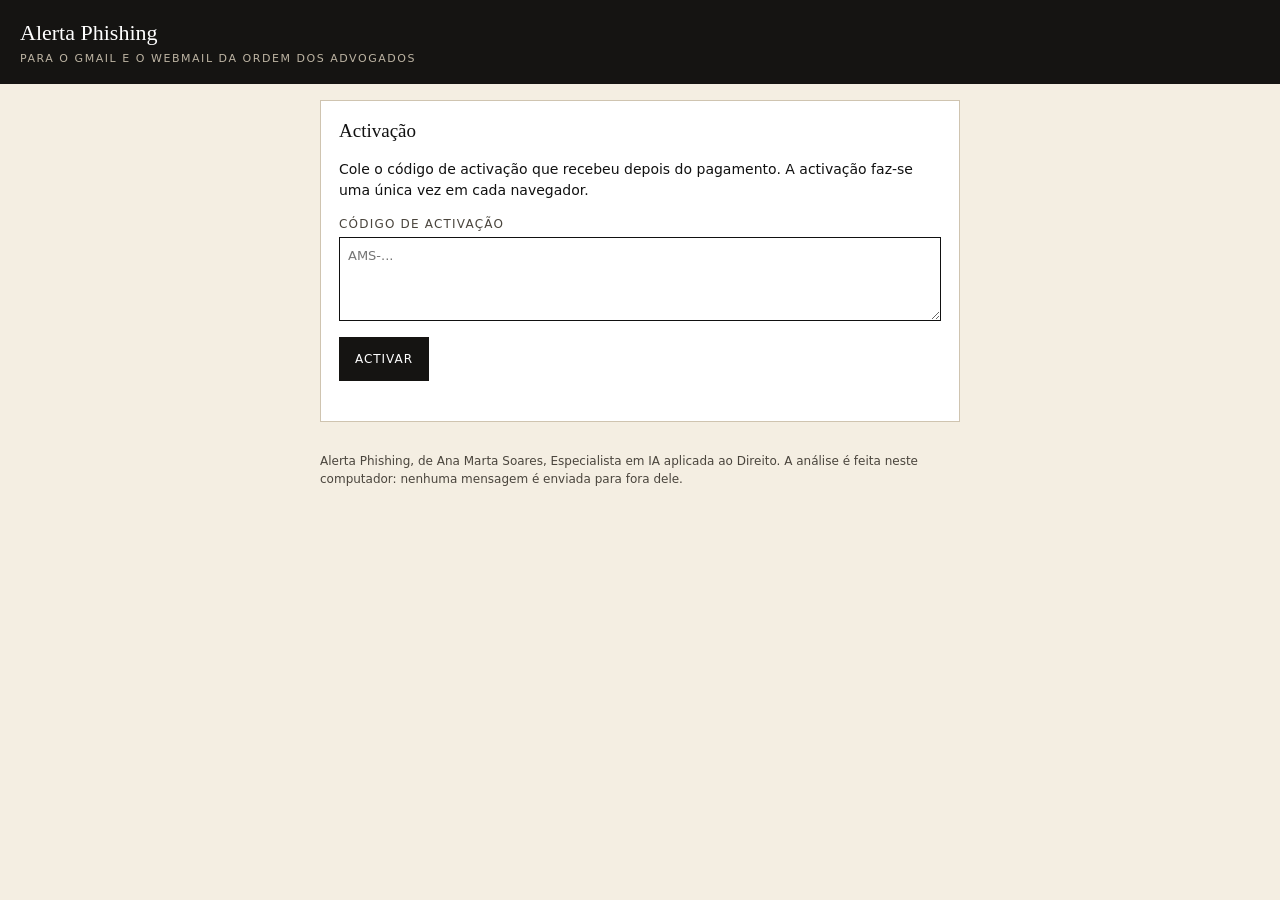
<file: phishing/gmail/extensao/opcoes.html>
<!DOCTYPE html>
<html lang="pt-PT">
<head>
<meta charset="UTF-8">
<meta name="viewport" content="width=device-width, initial-scale=1">
<title>Alerta Phishing</title>
<style>
html,body{margin:0;background:#f4eee2;color:#111;font-family:Inter,"Segoe UI",system-ui,-apple-system,Arial,sans-serif;font-size:14px;line-height:1.5;min-width:340px}
header{background:#151412;color:#fff;padding:16px 20px}
header h1{margin:0;font-family:Georgia,"Times New Roman",serif;font-weight:400;font-size:22px}
header p{margin:2px 0 0;font-size:11px;letter-spacing:.14em;text-transform:uppercase;color:#bdb4a3}
main{padding:16px;max-width:640px;margin:0 auto}
.cartao{background:#fff;border:1.5px solid #cfc4b0;padding:16px 18px;margin:0 0 14px}
.cartao h2{margin:0 0 8px;font-family:Georgia,"Times New Roman",serif;font-weight:400;font-size:19px}
label{display:block;font-size:12px;letter-spacing:.1em;text-transform:uppercase;color:#4a453d;margin:10px 0 4px}
textarea{width:100%;box-sizing:border-box;font:inherit;font-size:13px;padding:8px;border:1px solid #111;min-height:84px}
button.pr{font:inherit;background:#151412;color:#fff;border:0;padding:11px 16px;margin-top:10px;cursor:pointer;min-height:44px;letter-spacing:.08em;text-transform:uppercase;font-size:12px}
.estado{margin-top:8px;font-size:13px;min-height:1.2em}.erro{color:#8e2a21}.certo{color:#2e6b3f}
.sec{background:none;border:0;padding:6px 0;font:inherit;font-size:13px;text-decoration:underline;cursor:pointer;color:#111}
.lista{list-style:none;padding:0;margin:6px 0 0}.lista li{display:flex;justify-content:space-between;gap:8px;align-items:center;padding:6px 0;border-top:1px solid #e4dbc9;overflow-wrap:anywhere}
footer{padding:0 16px 20px;font-size:12px;color:#4a453d;max-width:640px;margin:0 auto}
[hidden]{display:none!important}
</style>
</head>
<body>
<header><h1>Alerta Phishing</h1><p>Para o Gmail e o webmail da Ordem dos Advogados</p></header>
<main>
  <section id="activar" class="cartao">
    <h2>Activação</h2>
    <p>Cole o código de activação que recebeu depois do pagamento. A activação faz-se uma única vez em cada navegador.</p>
    <label for="codigo">Código de activação</label>
    <textarea id="codigo" placeholder="AMS-..." spellcheck="false" autocomplete="off"></textarea>
    <button id="btnActivar" class="pr" type="button">Activar</button>
    <div id="estadoLic" class="estado erro" aria-live="polite"></div>
  </section>
  <section id="activo" class="cartao" hidden>
    <h2>Licença activa</h2>
    <p class="estado certo" id="txtActivo"></p>
    <p>Abra o Gmail ou o webmail da Ordem dos Advogados (webmail.oa.pt) e uma mensagem recebida. O resultado da análise aparece por cima da mensagem. Se o correio já estava aberto, recarregue a página.</p>
    <button id="btnSair" class="sec" type="button">Remover a activação deste navegador</button>
  </section>
  <section id="confianca" class="cartao" hidden>
    <h2>Remetentes de confiança</h2>
    <p>Para estes endereços não são assinalados o nome da entidade nem o endereço de resposta. Os restantes sinais continuam a ser verificados.</p>
    <ul id="listaConf" class="lista"></ul>
  </section>
</main>
<footer>Alerta Phishing, de Ana Marta Soares, Especialista em IA aplicada ao Direito. A análise é feita neste computador: nenhuma mensagem é enviada para fora dele.</footer>
<script src="nacl-fast.min.js"></script>
<script src="licenca.js"></script>
<script src="opcoes.js"></script>
</body>
</html>
</file>
<file: taskpane.css>
@font-face{font-family:"Fraunces";src:url("fonts/fraunces-600.woff2") format("woff2");font-weight:600;font-display:swap;}
@font-face{font-family:"Inter";src:url("fonts/inter-400.woff2") format("woff2");font-weight:400;font-display:swap;}
@font-face{font-family:"Inter";src:url("fonts/inter-500.woff2") format("woff2");font-weight:500;font-display:swap;}
@font-face{font-family:"Inter";src:url("fonts/inter-600.woff2") format("woff2");font-weight:600;font-display:swap;}
:root {
  --ink: #1e1a18;
  --muted: #5c544f;
  --line: #ddd4ca;
  --bg: #f4f1ec;
  --card: #ffffff;
  --brand: #1e1a18;
  --brand-2: #3a332f;
  --brand-soft: #ece6dd;
  --ok: #1d7a4c;
  --ok-soft: #e5f4ec;
  --warn: #8a5a00;
  --warn-soft: #fff4dc;
  --danger: #a3262f;
  --danger-soft: #fde9ea;
  --info-soft: #f1ede6;
  --radius: 10px;
  font-size: 13px;
}
* { box-sizing: border-box; }
html, body { margin: 0; padding: 0; }
body {
  font-family: "Inter", "Segoe UI", -apple-system, BlinkMacSystemFont, "Helvetica Neue", Arial, sans-serif;
  color: var(--ink);
  background: var(--bg);
  line-height: 1.45;
  min-height: 100vh;
  display: flex;
  flex-direction: column;
}
.top {
  background: linear-gradient(135deg, var(--brand) 0%, var(--brand-2) 100%);
  color: #fff;
  padding: 14px 14px 0;
  position: sticky; top: 0; z-index: 5;
}
.brand { display: flex; gap: 10px; align-items: center; }
.logo { width: 30px; height: 30px; color: #fff; flex: none; }
h1 { font-size: 15px; margin: 0; font-weight: 650; letter-spacing: .1px; }
.sub { margin: 0; font-size: 11.5px; opacity: .85; }
.tabs { display: flex; gap: 2px; margin-top: 12px; }
.tab {
  flex: 1; background: transparent; border: 0; color: rgba(255,255,255,.8);
  font: inherit; font-size: 12.5px; padding: 8px 4px 9px; cursor: pointer;
  border-bottom: 3px solid transparent;
}
.tab:hover { color: #fff; }
.tab.active { color: #fff; border-bottom-color: #fff; font-weight: 600; }
main { padding: 12px; flex: 1; }
.panel { display: none; }
.panel.active { display: block; }
.card {
  background: var(--card); border: 1px solid var(--line); border-radius: var(--radius);
  padding: 14px; margin-bottom: 12px;
}
.step { display: flex; align-items: center; gap: 8px; margin-bottom: 6px; }
.step h2 { font-size: 13.5px; margin: 0; font-weight: 650; }
.num {
  width: 22px; height: 22px; border-radius: 50%; background: var(--brand-soft); color: var(--brand);
  display: inline-flex; align-items: center; justify-content: center; font-weight: 700; font-size: 12px; flex: none;
}
.num.ok { background: var(--ok-soft); color: var(--ok); }
h3 { font-size: 13px; margin: 14px 0 6px; }
.muted { color: var(--muted); margin: 0 0 10px; }
.small { font-size: 11.5px; }
.lbl { display: block; font-weight: 600; font-size: 12px; margin: 10px 0 5px; }
.btn {
  font: inherit; font-size: 13px; border-radius: 7px; padding: 8px 12px; cursor: pointer;
  border: 1px solid transparent; transition: background .15s, border-color .15s;
}
.btn.block { width: 100%; margin-top: 10px; }
.btn.primary { background: var(--brand); color: #fff; }
.btn.primary:hover { background: #000000; }
.btn.secondary { background: #fff; border-color: var(--line); color: var(--brand); }
.btn.secondary:hover { border-color: var(--brand-2); }
.btn.link { background: none; border: 0; color: var(--brand-2); padding: 3px 4px; font-size: 12px; }
.btn.link:hover { text-decoration: underline; }
.btn:disabled { opacity: .55; cursor: default; }
.row { display: flex; gap: 6px; align-items: center; margin-top: 8px; }
.row.wrap { flex-wrap: wrap; }
.row > input { flex: 1; min-width: 0; }
input[type=text], select, textarea {
  font: inherit; font-size: 12.5px; border: 1px solid var(--line); border-radius: 7px; padding: 7px 8px;
  background: #fff; color: var(--ink); width: 100%;
}
select { width: auto; max-width: 45%; }
textarea { resize: vertical; font-family: Consolas, "SF Mono", Menlo, monospace; font-size: 11.5px; }
input[type=file] { font-size: 12px; width: 100%; }
input:focus, select:focus, textarea:focus, .btn:focus-visible { outline: 2px solid var(--brand-2); outline-offset: 1px; }
details.cats { margin: 4px 0 2px; }
details.cats summary { cursor: pointer; color: var(--brand-2); font-size: 12px; }
.catlist { display: grid; grid-template-columns: 1fr; gap: 2px; margin-top: 8px; }
.check, .radio { display: flex; gap: 8px; align-items: flex-start; padding: 4px 0; font-size: 12.5px; cursor: pointer; }
.check input, .radio input { margin-top: 3px; accent-color: var(--brand); flex: none; }
fieldset { border: 0; padding: 0; margin: 0 0 6px; }
legend { padding: 0; }
.status { margin-top: 8px; font-size: 12px; min-height: 0; }
.status:empty { display: none; }
.status.busy { color: var(--muted); }
.status.ok { color: var(--ok); }
.status.err { color: var(--danger); }
.notice { border-radius: 8px; padding: 9px 11px; margin: 0 0 12px; font-size: 12.5px; }
.notice.small { font-size: 11.5px; margin: 8px 0; }
.notice.danger { background: var(--danger-soft); color: var(--danger); }
.notice.warn { background: var(--warn-soft); color: var(--warn); }
.notice.info { background: var(--info-soft); color: #1e1a18; }
.toolbar { display: flex; flex-wrap: wrap; align-items: center; gap: 2px; margin: 0 -4px 6px; }
.sep { flex: 1; }
.entities { border-top: 1px solid var(--line); }
.group { border-bottom: 1px solid var(--line); }
.group-h {
  display: flex; align-items: center; gap: 8px; padding: 8px 2px; cursor: pointer; user-select: none;
  font-weight: 600; font-size: 12.5px;
}
.group-h .cnt { margin-left: auto; color: var(--muted); font-weight: 500; font-size: 11.5px; }
.group-h .chev { transition: transform .15s; color: var(--muted); font-size: 10px; width: 10px; }
.group.closed .chev { transform: rotate(-90deg); }
.group.closed .items { display: none; }
.items { padding-bottom: 6px; }
.item { display: flex; align-items: flex-start; gap: 8px; padding: 5px 2px 5px 20px; border-radius: 6px; }
.item:hover { background: #faf7f2; }
.item input { margin-top: 3px; accent-color: var(--brand); flex: none; }
.item .txt { flex: 1; min-width: 0; }
.item .val { word-break: break-word; }
.item.off .val { color: var(--muted); text-decoration: line-through; }
.item .meta { display: flex; gap: 6px; align-items: center; margin-top: 2px; flex-wrap: wrap; }
.chip {
  font-family: Consolas, "SF Mono", Menlo, monospace; font-size: 10.5px; background: var(--brand-soft); color: var(--brand);
  border-radius: 4px; padding: 1px 5px;
}
.times { color: var(--muted); font-size: 11px; }
.var { color: var(--muted); font-size: 11px; }
.loc {
  background: none; border: 1px solid transparent; border-radius: 5px; color: var(--brand-2); cursor: pointer;
  padding: 1px 4px; font-size: 11px; flex: none;
}
.loc:hover { border-color: var(--line); }
.addterm { margin-top: 8px; }
.addterm .lbl { margin-top: 12px; }
.confirm { background: var(--warn-soft); border-radius: 8px; padding: 10px; margin-top: 10px; }
.confirm p { margin: 0; font-size: 12.5px; color: var(--warn); }
.stats { display: grid; grid-template-columns: 1fr auto; gap: 3px 10px; font-size: 12.5px; margin: 4px 0 8px; }
.stats .v { font-weight: 650; text-align: right; }
.stats .v.good { color: var(--ok); }
.stats .v.bad { color: var(--danger); }
.prose h2 { font-size: 13.5px; margin: 14px 0 4px; }
.prose h2:first-child { margin-top: 0; }
.prose p { margin: 0 0 8px; }
.mark {
  text-align: center; font-size: 11px; color: var(--brand); padding: 10px 12px 14px;
  border-top: 1px solid var(--line); background: #fff; letter-spacing: .1px;
}
.empty { color: var(--muted); padding: 10px 2px; font-size: 12.5px; }

/* estilo sóbrio: preto, branco e bege */
.top { background: #f4f1ec; color: var(--ink); border-bottom: 1px solid var(--line); }
.logo { color: var(--ink); }
h1 { font-family: "Fraunces", Georgia, serif; font-weight: 600; font-size: 17px; letter-spacing: 0; }
.sub { color: var(--muted); opacity: 1; }
.tab { color: var(--muted); }
.tab:hover { color: var(--ink); }
.tab.active { color: var(--ink); border-bottom-color: var(--ink); }
.step h2, .prose h2 { font-family: "Fraunces", Georgia, serif; font-weight: 600; }
.mark { color: var(--muted); }
</file>
<file: office/office.css>
/* Cofre para Excel e PowerPoint: complementos ao estilo do painel do Word */
.tabs { flex-wrap: wrap; }
.tab { font-size: 11.5px; padding: 8px 2px 9px; min-width: 0; }
#instrucao { width: 100%; box-sizing: border-box; font: inherit; font-size: 13px; padding: 9px 10px; border: 1px solid var(--line); border-radius: 8px; resize: vertical; }
select, input[type=text], input[type=password] { width: 100%; box-sizing: border-box; font: inherit; font-size: 12.5px; padding: 7px 8px; border: 1px solid var(--line); border-radius: 7px; background: #fff; }
.sugestoes { display: flex; flex-wrap: wrap; gap: 6px; margin: 8px 0 4px; }
.chip-btn { font: inherit; font-size: 11.5px; border: 1px solid var(--line); background: #fff; color: var(--brand); border-radius: 20px; padding: 4px 10px; cursor: pointer; }
.chip-btn:hover { border-color: var(--brand); }
.plano { margin: 8px 0 4px; padding-left: 20px; font-size: 12.5px; }
.plano li { margin: 6px 0; line-height: 1.4; }
.plano li .tipo { font-weight: 600; }
.plano li.falhou { color: var(--danger); }
.plano li.feito::marker { color: #2f6b3a; }
.resposta { font-size: 12.5px; line-height: 1.5; background: var(--info-soft); border-radius: 8px; padding: 9px 11px; white-space: pre-wrap; }
.resposta:empty { display: none; }
.check { display: flex; gap: 7px; align-items: flex-start; font-size: 12px; margin: 10px 0 2px; }
#ambito { width: 100%; max-width: none; }
/* Cofre para Outlook e Gmail */
.ctx { border: 1px solid var(--line); border-radius: 10px; background: #fff; padding: 9px 11px; margin: 0 0 10px; }
.ctx-h { display: flex; justify-content: space-between; align-items: center; margin-bottom: 4px; }
.ctx-a { font-weight: 600; font-size: 13px; line-height: 1.35; word-break: break-word; }
.ctx-d { font-size: 11.5px; color: var(--muted); margin-top: 2px; word-break: break-word; }
.ctx-d:empty { display: none; }
.link-btn { font: inherit; font-size: 11.5px; background: none; border: 0; color: var(--brand); text-decoration: underline; cursor: pointer; padding: 0; }
.pontos h3 { font-size: 12.5px; margin: 12px 0 2px; }
.prio { display: inline-block; font-size: 11.5px; font-weight: 600; border-radius: 20px; padding: 3px 10px; margin: 10px 0 0; }
.prio-alta { background: #f3dcd8; color: #8a2e26; }
.prio-media { background: #efe6d6; color: #7a5c3a; }
.prio-baixa { background: #e4ece2; color: #2f6b3a; }
#rascunhoCorpo, #copiaTexto { width: 100%; box-sizing: border-box; font: inherit; font-size: 12.5px; line-height: 1.45; padding: 9px 10px; border: 1px solid var(--line); border-radius: 8px; resize: vertical; }
#alertas .notice { margin-top: 8px; }
[hidden] { display: none !important; }
#tom { width: 100%; max-width: none; }
.modo { display: inline-block; font-size: 11px; font-weight: 600; letter-spacing: .02em; background: var(--brand-soft); color: var(--brand); border-radius: 20px; padding: 3px 9px; }
.ctx-l { font-size: 11.5px; font-weight: 600; margin: 9px 0 2px; }
.check.anexo { margin: 4px 0 0; }
.check.anexo small { display: block; color: var(--muted); font-size: 10.5px; }
.check.anexo.off { color: var(--muted); }
.anexo-res { background: #fff; border: 1px solid var(--line); border-radius: 8px; padding: 8px 10px; margin: 6px 0; font-size: 12.5px; line-height: 1.45; }
.anexo-res p { margin: 3px 0 0; }
</file>
<file: documental/documental.css>
/* Assessor Documental: disposição em ecrã inteiro (computador e telemóvel) */
body { max-width: 1180px; margin: 0 auto; }
.top { padding-left: 16px; padding-right: 16px; }
main { padding: 12px 16px 24px; }
.layout { display: grid; grid-template-columns: 340px 1fr; gap: 16px; align-items: start; }
@media (max-width: 820px) { .layout { grid-template-columns: 1fr; } }
.estreito { max-width: 620px; margin: 0 auto; }
.acoes { margin-top: 8px; gap: 6px; }
.acoes .btn { flex: 1 1 auto; font-size: 12px; padding: 7px 8px; }
.ficheiro { position: relative; overflow: hidden; text-align: center; cursor: pointer; }
.ficheiro input { position: absolute; inset: 0; opacity: 0; cursor: pointer; }
.colar { margin: 10px 0 4px; font-size: 12.5px; }
.colar summary { cursor: pointer; color: var(--brand); }
.colar input, .colar textarea { width: 100%; box-sizing: border-box; margin-top: 6px; font: inherit; font-size: 12.5px; padding: 7px 8px; border: 1px solid var(--line); border-radius: 7px; }
.docs { margin-top: 10px; }
.doc { border-top: 1px solid var(--line); padding: 8px 0; }
.doc .check { margin: 0; }
.doc .check small { display: block; color: var(--muted); font-size: 11px; }
.doc.off b { color: var(--muted); font-weight: 500; }
.doc-acoes { display: flex; gap: 14px; margin: 4px 0 0 24px; }
.vazio { color: var(--muted); font-size: 13px; padding: 14px 4px; }
.vazio p { margin: 0 0 6px; }
.step .direita { margin-left: auto; }
.conversa-card { display: flex; flex-direction: column; }
.conversa { min-height: 260px; max-height: 62vh; overflow-y: auto; padding: 4px 2px 8px; }
@media (max-width: 820px) { .conversa { max-height: none; } }
.msg { margin: 10px 0; font-size: 13.5px; line-height: 1.55; }
.msg.pergunta { background: var(--brand); color: #f4efe6; border-radius: 12px 12px 2px 12px; padding: 9px 12px; margin-left: 15%; white-space: pre-wrap; }
.msg.resposta { background: #fff; border: 1px solid var(--line); border-radius: 12px 12px 12px 2px; padding: 10px 13px; margin-right: 6%; }
.msg-t { font-weight: 600; font-size: 12px; color: var(--muted); margin-bottom: 4px; }
.msg-c p { margin: 0 0 8px; }
.cit { font: inherit; font-size: 10.5px; font-weight: 600; background: var(--brand-soft); color: var(--brand); border: 0; border-radius: 10px; padding: 1px 6px; margin: 0 1px; cursor: pointer; vertical-align: 1px; }
.fontes { margin-top: 6px; font-size: 12px; }
.fontes summary { cursor: pointer; color: var(--muted); }
.fonte { border-left: 3px solid var(--line); padding: 4px 8px; margin: 6px 0; transition: background .3s; }
.fonte p { margin: 2px 0 0; white-space: pre-wrap; color: #3a3530; }
.fonte.realce { background: #f3ead9; border-left-color: #b08d57; }
.msg-acoes { display: flex; gap: 14px; margin-top: 6px; }
#instrucao { margin-top: 6px; }
.entre { justify-content: space-between; align-items: center; gap: 8px; }
.entre .check { margin: 6px 0; flex: 1 1 240px; }
#dossie { width: 100%; max-width: none; }
.ficheiro { display: block; width: 100%; box-sizing: border-box; }

.notas{display:grid;grid-template-columns:1fr 1fr;gap:8px}
.notas .btn{width:100%;padding-left:8px;padding-right:8px;font-size:13.5px}
</file>
<file: transcricao/transcricao.css>
/* Assessor de Transcrição: disposição em ecrã inteiro (computador e telemóvel) */
body { max-width: 1180px; margin: 0 auto; }
.top { padding-left: 16px; padding-right: 16px; }
main { padding: 12px 16px 24px; }
.layout { display: grid; grid-template-columns: 330px 1fr; gap: 16px; align-items: start; }
@media (max-width: 820px) { .layout { grid-template-columns: 1fr; } }
.estreito { max-width: 620px; margin: 0 auto; }
.ficheiro { position: relative; overflow: hidden; text-align: center; cursor: pointer; display: block; width: 100%; box-sizing: border-box; }
.ficheiro.inline { display: inline-block; width: auto; }
.ficheiro input { position: absolute; inset: 0; opacity: 0; cursor: pointer; }
.btn.gravar { background: #1e1a18; color: #fff; font-size: 15px; padding: 13px 14px; display: flex; align-items: center; justify-content: center; gap: 10px; border: 0; }
.btn.gravar:hover { background: #3a332f; }
.btn.gravar .ponto { width: 14px; height: 14px; border-radius: 50%; background: #c0392b; box-shadow: 0 0 0 3px rgba(255,255,255,.25); }
.btn.gravar:disabled { opacity: .5; }
.ou { text-align: center; color: var(--muted); font-size: 12px; margin: 10px 0; }
.check small { display: block; color: var(--muted); font-size: 11.5px; margin-top: 2px; }
.local-op { margin: 8px 0 0 24px; }

.lista { margin-top: 4px; }
.item { width: 100%; text-align: left; font: inherit; background: none; border: 0; border-top: 1px solid var(--line); padding: 9px 4px; cursor: pointer; display: block; color: var(--ink); }
.item:first-child { border-top: 0; }
.item:hover { background: var(--brand-soft); }
.item.activo { background: var(--brand-soft); box-shadow: inset 3px 0 0 var(--brand); }
.item b { display: block; font-size: 13px; font-weight: 600; }
.item small { color: var(--muted); font-size: 11.5px; }
.vazio { color: var(--muted); font-size: 13px; padding: 8px 2px; }

.vazio-card h2 { font-family: "Fraunces", Georgia, serif; font-size: 20px; margin: 4px 0 10px; }
.vazio-card p { font-size: 13.5px; line-height: 1.6; color: #3a3530; max-width: 640px; }

.gravacao { text-align: center; padding: 22px 16px; }
.grav-topo { display: flex; align-items: center; justify-content: center; gap: 8px; font-weight: 600; font-size: 14px; }
.rec { width: 12px; height: 12px; border-radius: 50%; background: #c0392b; animation: pisca 1.2s infinite; }
.rec.parado { background: #b3a99e; animation: none; }
@keyframes pisca { 50% { opacity: .25; } }
.relogio { font-family: "Fraunces", Georgia, serif; font-size: 52px; letter-spacing: 1px; margin: 10px 0 12px; font-variant-numeric: tabular-nums; }
.nivel { height: 8px; background: var(--brand-soft); border-radius: 6px; overflow: hidden; max-width: 420px; margin: 0 auto 16px; }
.nivel div { height: 100%; width: 0; background: #1e1a18; transition: width .12s; }
.grav-acoes { justify-content: center; gap: 10px; }
.grav-acoes .btn { min-width: 150px; }
#btnContinuarGrav { max-width: 320px; margin: 0 auto; }
.gravacao p { max-width: 520px; margin: 12px auto 0; }

.trab-cab { display: flex; justify-content: space-between; gap: 12px; align-items: flex-start; }
.trab-cab h2 { font-family: "Fraunces", Georgia, serif; font-size: 19px; margin: 0 0 2px; word-break: break-word; }
.trab-menu { display: flex; gap: 14px; flex: none; padding-top: 4px; }
.trab-acoes { gap: 8px; margin: 10px 0 8px; }
.trab-acoes .btn { font-size: 12.5px; padding: 7px 11px; }
.progresso { margin: 10px 0 2px; }
.barra { height: 8px; background: var(--brand-soft); border-radius: 6px; overflow: hidden; }
.barra div { height: 100%; width: 0; background: #1e1a18; transition: width .3s; }
.prog-txt { display: flex; justify-content: space-between; gap: 10px; font-size: 12px; color: var(--muted); margin-top: 5px; flex-wrap: wrap; }
#leitor { width: 100%; margin: 6px 0 4px; }
.transcricao { border-top: 1px solid var(--line); margin-top: 8px; padding-top: 6px; font-size: 14px; line-height: 1.65; color: #24201d; }
.transcricao p { margin: 0 0 10px; }
.transcricao .ts { font: inherit; font-size: 11.5px; font-weight: 600; font-variant-numeric: tabular-nums; color: #7a5c3a; background: #f3ead9; border: 0; border-radius: 10px; padding: 1px 7px; margin-right: 6px; cursor: pointer; vertical-align: 1px; }
.transcricao .pend { color: var(--muted); font-style: italic; font-size: 13px; }
.transcricao .marca { color: var(--muted); font-size: 12.5px; text-align: center; margin: 12px 0; }
.transcricao .erro-seg { color: var(--danger); font-size: 13px; }
.transcricao .ouvir { background: #fff7e8; }
@media (max-width: 820px) { .relogio { font-size: 44px; } }
</file>
<file: phishing/estilo.css>
/* Alerta Phishing: estilos do resultado e do painel. Ana Marta Soares, Especialista em IA aplicada ao Direito. */
.ap-res{font-family:Inter,"Segoe UI",system-ui,-apple-system,Arial,sans-serif;font-size:14px;line-height:1.5;color:#111;background:#fff;border:1.5px solid #cfc4b0;border-left-width:8px;padding:14px 16px;margin:0 0 12px;text-align:left}
.ap-res.ap-alto{border-color:#8e2a21;background:#fbf1ef}
.ap-res.ap-medio{border-color:#a8730f;background:#fbf6ea}
.ap-res.ap-baixo{border-color:#2e6b3f;background:#f3f8f3}
.ap-topo{display:flex;align-items:center;gap:12px}
.ap-marca{flex:none;width:30px;height:30px;border-radius:50%;display:flex;align-items:center;justify-content:center;font-weight:700;font-size:17px;color:#fff;background:#2e6b3f}
.ap-alto .ap-marca{background:#8e2a21}.ap-medio .ap-marca{background:#a8730f}
.ap-tt{display:flex;flex-direction:column;min-width:0}
.ap-tt strong{font-size:16px;font-weight:600}
.ap-de{font-size:12.5px;color:#4a453d;overflow-wrap:anywhere}
.ap-resumo{margin:10px 0 0}
.ap-det{margin-top:10px}
.ap-det summary{cursor:pointer;font-weight:600;padding:4px 0}
.ap-sinais{list-style:none;margin:6px 0 0;padding:0}
.ap-sinais li{padding:9px 0;border-top:1px solid rgba(17,17,17,.12)}
.ap-sinais b{display:block;font-weight:600}
.ap-sinais span{display:block;color:#3d3932;overflow-wrap:anywhere}
.ap-sinais li.ap-grave b::before{content:"Grave. ";color:#8e2a21}
.ap-fazer{margin-top:10px;padding-top:10px;border-top:1px solid rgba(17,17,17,.12)}
.ap-fazer ul{margin:4px 0 0;padding-left:18px}
.ap-btn{margin-top:12px;font:inherit;font-size:13px;background:#fff;color:#111;border:1px solid #111;padding:9px 14px;cursor:pointer;min-height:40px}
.ap-btn:hover{background:#111;color:#fff}
.ap-nota{margin:12px 0 0;font-size:12px;color:#4a453d}
</file>
<file: gmail/extensao/taskpane.css>
@font-face{font-family:"Fraunces";src:url("fonts/fraunces-600.woff2") format("woff2");font-weight:600;font-display:swap;}
@font-face{font-family:"Inter";src:url("fonts/inter-400.woff2") format("woff2");font-weight:400;font-display:swap;}
@font-face{font-family:"Inter";src:url("fonts/inter-500.woff2") format("woff2");font-weight:500;font-display:swap;}
@font-face{font-family:"Inter";src:url("fonts/inter-600.woff2") format("woff2");font-weight:600;font-display:swap;}
:root {
  --ink: #1e1a18;
  --muted: #5c544f;
  --line: #ddd4ca;
  --bg: #f4f1ec;
  --card: #ffffff;
  --brand: #1e1a18;
  --brand-2: #3a332f;
  --brand-soft: #ece6dd;
  --ok: #1d7a4c;
  --ok-soft: #e5f4ec;
  --warn: #8a5a00;
  --warn-soft: #fff4dc;
  --danger: #a3262f;
  --danger-soft: #fde9ea;
  --info-soft: #f1ede6;
  --radius: 10px;
  font-size: 13px;
}
* { box-sizing: border-box; }
html, body { margin: 0; padding: 0; }
body {
  font-family: "Inter", "Segoe UI", -apple-system, BlinkMacSystemFont, "Helvetica Neue", Arial, sans-serif;
  color: var(--ink);
  background: var(--bg);
  line-height: 1.45;
  min-height: 100vh;
  display: flex;
  flex-direction: column;
}
.top {
  background: linear-gradient(135deg, var(--brand) 0%, var(--brand-2) 100%);
  color: #fff;
  padding: 14px 14px 0;
  position: sticky; top: 0; z-index: 5;
}
.brand { display: flex; gap: 10px; align-items: center; }
.logo { width: 30px; height: 30px; color: #fff; flex: none; }
h1 { font-size: 15px; margin: 0; font-weight: 650; letter-spacing: .1px; }
.sub { margin: 0; font-size: 11.5px; opacity: .85; }
.tabs { display: flex; gap: 2px; margin-top: 12px; }
.tab {
  flex: 1; background: transparent; border: 0; color: rgba(255,255,255,.8);
  font: inherit; font-size: 12.5px; padding: 8px 4px 9px; cursor: pointer;
  border-bottom: 3px solid transparent;
}
.tab:hover { color: #fff; }
.tab.active { color: #fff; border-bottom-color: #fff; font-weight: 600; }
main { padding: 12px; flex: 1; }
.panel { display: none; }
.panel.active { display: block; }
.card {
  background: var(--card); border: 1px solid var(--line); border-radius: var(--radius);
  padding: 14px; margin-bottom: 12px;
}
.step { display: flex; align-items: center; gap: 8px; margin-bottom: 6px; }
.step h2 { font-size: 13.5px; margin: 0; font-weight: 650; }
.num {
  width: 22px; height: 22px; border-radius: 50%; background: var(--brand-soft); color: var(--brand);
  display: inline-flex; align-items: center; justify-content: center; font-weight: 700; font-size: 12px; flex: none;
}
.num.ok { background: var(--ok-soft); color: var(--ok); }
h3 { font-size: 13px; margin: 14px 0 6px; }
.muted { color: var(--muted); margin: 0 0 10px; }
.small { font-size: 11.5px; }
.lbl { display: block; font-weight: 600; font-size: 12px; margin: 10px 0 5px; }
.btn {
  font: inherit; font-size: 13px; border-radius: 7px; padding: 8px 12px; cursor: pointer;
  border: 1px solid transparent; transition: background .15s, border-color .15s;
}
.btn.block { width: 100%; margin-top: 10px; }
.btn.primary { background: var(--brand); color: #fff; }
.btn.primary:hover { background: #000000; }
.btn.secondary { background: #fff; border-color: var(--line); color: var(--brand); }
.btn.secondary:hover { border-color: var(--brand-2); }
.btn.link { background: none; border: 0; color: var(--brand-2); padding: 3px 4px; font-size: 12px; }
.btn.link:hover { text-decoration: underline; }
.btn:disabled { opacity: .55; cursor: default; }
.row { display: flex; gap: 6px; align-items: center; margin-top: 8px; }
.row.wrap { flex-wrap: wrap; }
.row > input { flex: 1; min-width: 0; }
input[type=text], select, textarea {
  font: inherit; font-size: 12.5px; border: 1px solid var(--line); border-radius: 7px; padding: 7px 8px;
  background: #fff; color: var(--ink); width: 100%;
}
select { width: auto; max-width: 45%; }
textarea { resize: vertical; font-family: Consolas, "SF Mono", Menlo, monospace; font-size: 11.5px; }
input[type=file] { font-size: 12px; width: 100%; }
input:focus, select:focus, textarea:focus, .btn:focus-visible { outline: 2px solid var(--brand-2); outline-offset: 1px; }
details.cats { margin: 4px 0 2px; }
details.cats summary { cursor: pointer; color: var(--brand-2); font-size: 12px; }
.catlist { display: grid; grid-template-columns: 1fr; gap: 2px; margin-top: 8px; }
.check, .radio { display: flex; gap: 8px; align-items: flex-start; padding: 4px 0; font-size: 12.5px; cursor: pointer; }
.check input, .radio input { margin-top: 3px; accent-color: var(--brand); flex: none; }
fieldset { border: 0; padding: 0; margin: 0 0 6px; }
legend { padding: 0; }
.status { margin-top: 8px; font-size: 12px; min-height: 0; }
.status:empty { display: none; }
.status.busy { color: var(--muted); }
.status.ok { color: var(--ok); }
.status.err { color: var(--danger); }
.notice { border-radius: 8px; padding: 9px 11px; margin: 0 0 12px; font-size: 12.5px; }
.notice.small { font-size: 11.5px; margin: 8px 0; }
.notice.danger { background: var(--danger-soft); color: var(--danger); }
.notice.warn { background: var(--warn-soft); color: var(--warn); }
.notice.info { background: var(--info-soft); color: #1e1a18; }
.toolbar { display: flex; flex-wrap: wrap; align-items: center; gap: 2px; margin: 0 -4px 6px; }
.sep { flex: 1; }
.entities { border-top: 1px solid var(--line); }
.group { border-bottom: 1px solid var(--line); }
.group-h {
  display: flex; align-items: center; gap: 8px; padding: 8px 2px; cursor: pointer; user-select: none;
  font-weight: 600; font-size: 12.5px;
}
.group-h .cnt { margin-left: auto; color: var(--muted); font-weight: 500; font-size: 11.5px; }
.group-h .chev { transition: transform .15s; color: var(--muted); font-size: 10px; width: 10px; }
.group.closed .chev { transform: rotate(-90deg); }
.group.closed .items { display: none; }
.items { padding-bottom: 6px; }
.item { display: flex; align-items: flex-start; gap: 8px; padding: 5px 2px 5px 20px; border-radius: 6px; }
.item:hover { background: #faf7f2; }
.item input { margin-top: 3px; accent-color: var(--brand); flex: none; }
.item .txt { flex: 1; min-width: 0; }
.item .val { word-break: break-word; }
.item.off .val { color: var(--muted); text-decoration: line-through; }
.item .meta { display: flex; gap: 6px; align-items: center; margin-top: 2px; flex-wrap: wrap; }
.chip {
  font-family: Consolas, "SF Mono", Menlo, monospace; font-size: 10.5px; background: var(--brand-soft); color: var(--brand);
  border-radius: 4px; padding: 1px 5px;
}
.times { color: var(--muted); font-size: 11px; }
.var { color: var(--muted); font-size: 11px; }
.loc {
  background: none; border: 1px solid transparent; border-radius: 5px; color: var(--brand-2); cursor: pointer;
  padding: 1px 4px; font-size: 11px; flex: none;
}
.loc:hover { border-color: var(--line); }
.addterm { margin-top: 8px; }
.addterm .lbl { margin-top: 12px; }
.confirm { background: var(--warn-soft); border-radius: 8px; padding: 10px; margin-top: 10px; }
.confirm p { margin: 0; font-size: 12.5px; color: var(--warn); }
.stats { display: grid; grid-template-columns: 1fr auto; gap: 3px 10px; font-size: 12.5px; margin: 4px 0 8px; }
.stats .v { font-weight: 650; text-align: right; }
.stats .v.good { color: var(--ok); }
.stats .v.bad { color: var(--danger); }
.prose h2 { font-size: 13.5px; margin: 14px 0 4px; }
.prose h2:first-child { margin-top: 0; }
.prose p { margin: 0 0 8px; }
.mark {
  text-align: center; font-size: 11px; color: var(--brand); padding: 10px 12px 14px;
  border-top: 1px solid var(--line); background: #fff; letter-spacing: .1px;
}
.empty { color: var(--muted); padding: 10px 2px; font-size: 12.5px; }

/* estilo sóbrio: preto, branco e bege */
.top { background: #f4f1ec; color: var(--ink); border-bottom: 1px solid var(--line); }
.logo { color: var(--ink); }
h1 { font-family: "Fraunces", Georgia, serif; font-weight: 600; font-size: 17px; letter-spacing: 0; }
.sub { color: var(--muted); opacity: 1; }
.tab { color: var(--muted); }
.tab:hover { color: var(--ink); }
.tab.active { color: var(--ink); border-bottom-color: var(--ink); }
.step h2, .prose h2 { font-family: "Fraunces", Georgia, serif; font-weight: 600; }
.mark { color: var(--muted); }
</file>
<file: gmail/extensao/office.css>
/* Cofre para Excel e PowerPoint: complementos ao estilo do painel do Word */
.tabs { flex-wrap: wrap; }
.tab { font-size: 11.5px; padding: 8px 2px 9px; min-width: 0; }
#instrucao { width: 100%; box-sizing: border-box; font: inherit; font-size: 13px; padding: 9px 10px; border: 1px solid var(--line); border-radius: 8px; resize: vertical; }
select, input[type=text], input[type=password] { width: 100%; box-sizing: border-box; font: inherit; font-size: 12.5px; padding: 7px 8px; border: 1px solid var(--line); border-radius: 7px; background: #fff; }
.sugestoes { display: flex; flex-wrap: wrap; gap: 6px; margin: 8px 0 4px; }
.chip-btn { font: inherit; font-size: 11.5px; border: 1px solid var(--line); background: #fff; color: var(--brand); border-radius: 20px; padding: 4px 10px; cursor: pointer; }
.chip-btn:hover { border-color: var(--brand); }
.plano { margin: 8px 0 4px; padding-left: 20px; font-size: 12.5px; }
.plano li { margin: 6px 0; line-height: 1.4; }
.plano li .tipo { font-weight: 600; }
.plano li.falhou { color: var(--danger); }
.plano li.feito::marker { color: #2f6b3a; }
.resposta { font-size: 12.5px; line-height: 1.5; background: var(--info-soft); border-radius: 8px; padding: 9px 11px; white-space: pre-wrap; }
.resposta:empty { display: none; }
.check { display: flex; gap: 7px; align-items: flex-start; font-size: 12px; margin: 10px 0 2px; }
#ambito { width: 100%; max-width: none; }
/* Cofre para Outlook e Gmail */
.ctx { border: 1px solid var(--line); border-radius: 10px; background: #fff; padding: 9px 11px; margin: 0 0 10px; }
.ctx-h { display: flex; justify-content: space-between; align-items: center; margin-bottom: 4px; }
.ctx-a { font-weight: 600; font-size: 13px; line-height: 1.35; word-break: break-word; }
.ctx-d { font-size: 11.5px; color: var(--muted); margin-top: 2px; word-break: break-word; }
.ctx-d:empty { display: none; }
.link-btn { font: inherit; font-size: 11.5px; background: none; border: 0; color: var(--brand); text-decoration: underline; cursor: pointer; padding: 0; }
.pontos h3 { font-size: 12.5px; margin: 12px 0 2px; }
.prio { display: inline-block; font-size: 11.5px; font-weight: 600; border-radius: 20px; padding: 3px 10px; margin: 10px 0 0; }
.prio-alta { background: #f3dcd8; color: #8a2e26; }
.prio-media { background: #efe6d6; color: #7a5c3a; }
.prio-baixa { background: #e4ece2; color: #2f6b3a; }
#rascunhoCorpo, #copiaTexto { width: 100%; box-sizing: border-box; font: inherit; font-size: 12.5px; line-height: 1.45; padding: 9px 10px; border: 1px solid var(--line); border-radius: 8px; resize: vertical; }
#alertas .notice { margin-top: 8px; }
[hidden] { display: none !important; }
#tom { width: 100%; max-width: none; }
.modo { display: inline-block; font-size: 11px; font-weight: 600; letter-spacing: .02em; background: var(--brand-soft); color: var(--brand); border-radius: 20px; padding: 3px 9px; }
.ctx-l { font-size: 11.5px; font-weight: 600; margin: 9px 0 2px; }
.check.anexo { margin: 4px 0 0; }
.check.anexo small { display: block; color: var(--muted); font-size: 10.5px; }
.check.anexo.off { color: var(--muted); }
.anexo-res { background: #fff; border: 1px solid var(--line); border-radius: 8px; padding: 8px 10px; margin: 6px 0; font-size: 12.5px; line-height: 1.45; }
.anexo-res p { margin: 3px 0 0; }
</file>
